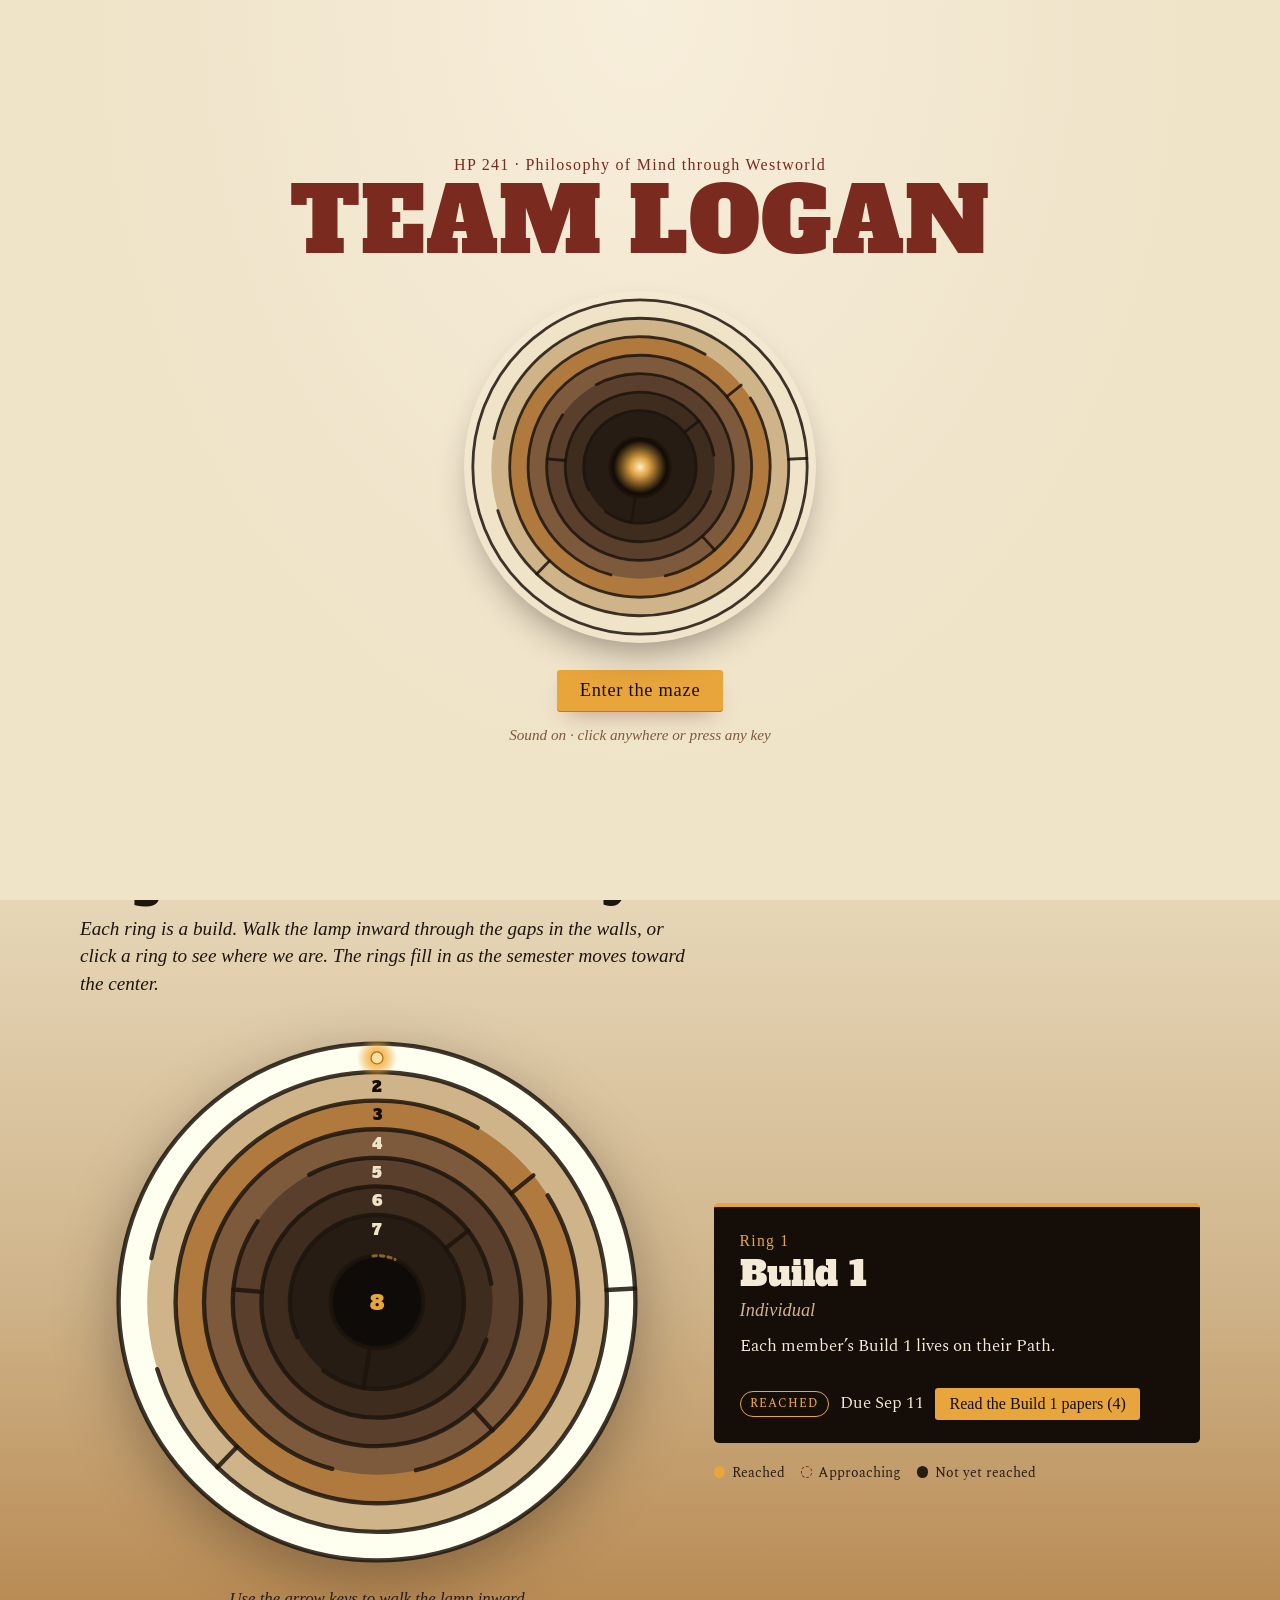
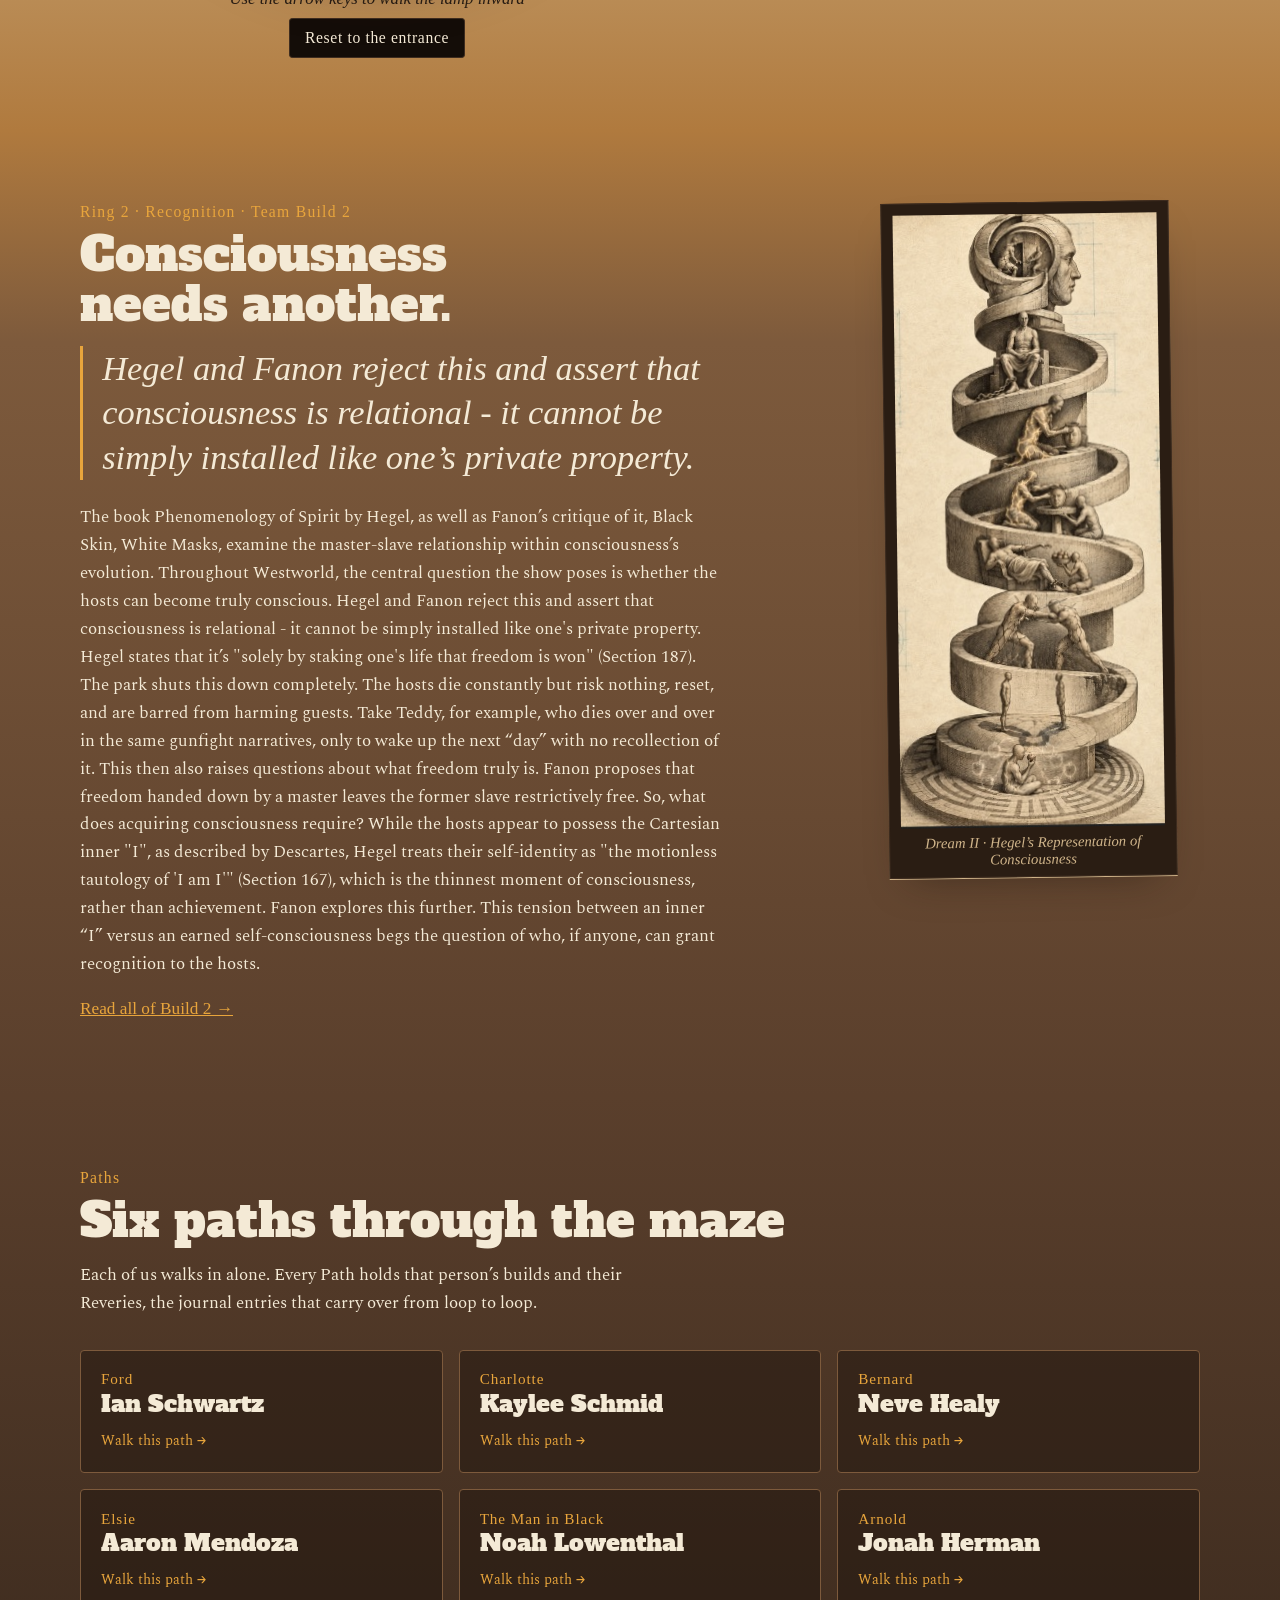
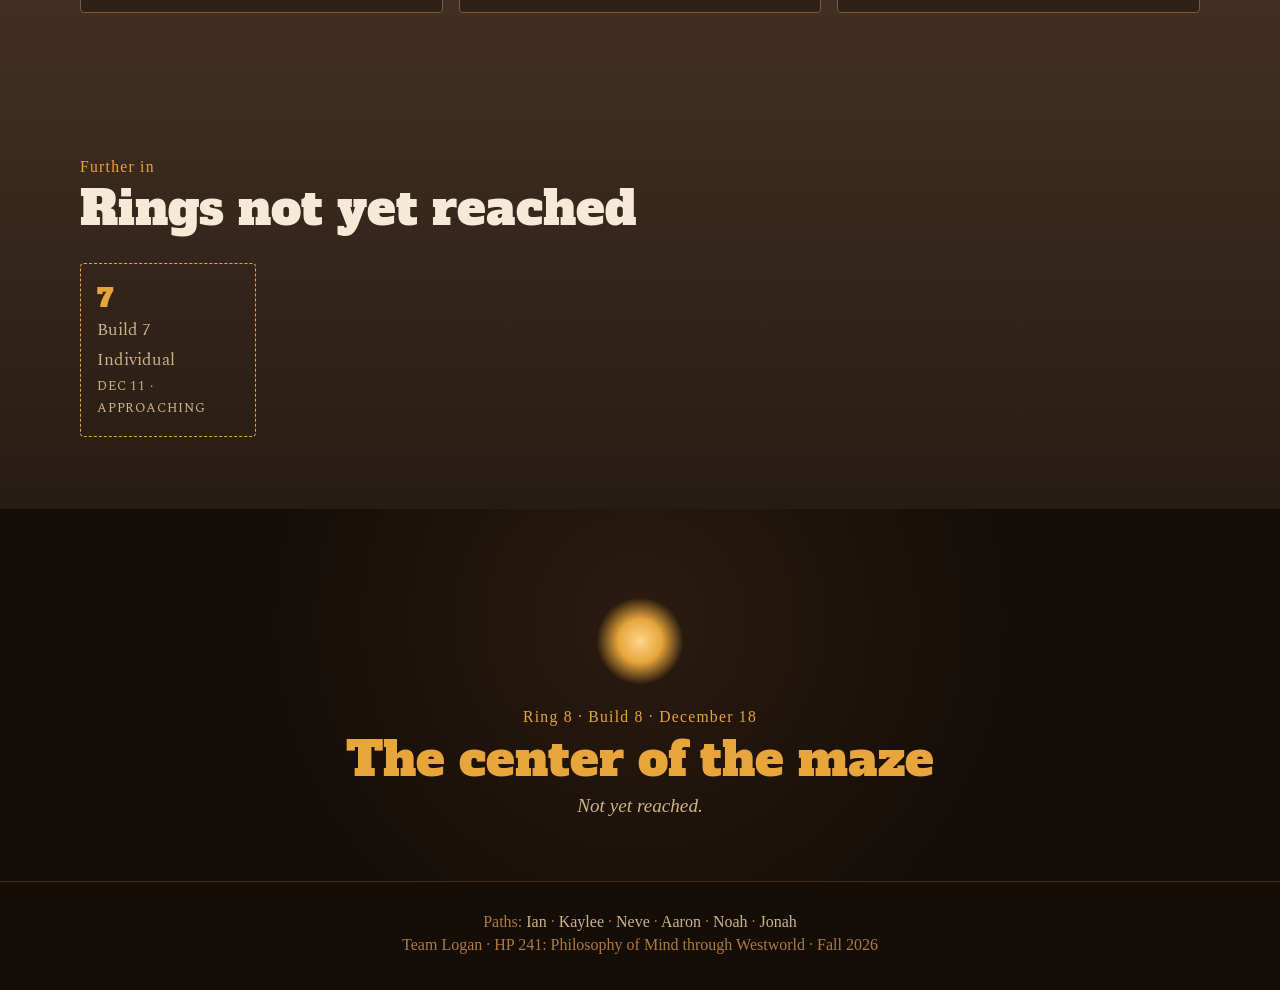
<file: index.html>
<!DOCTYPE html>
<html lang="en">
<head>
  <meta charset="utf-8">
  <meta name="viewport" content="width=device-width, initial-scale=1">
  <title>Team Logan — The Maze</title>
  <meta name="description" content="Team Logan's HP 241 portfolio: a maze of eight builds, from the outer ring to the center.">
  <link rel="preconnect" href="https://fonts.googleapis.com">
  <link rel="preconnect" href="https://fonts.gstatic.com" crossorigin>
  <link rel="stylesheet" href="https://fonts.googleapis.com/css2?family=Alfa+Slab+One&family=IM+Fell+English:ital@0;1&family=IM+Fell+English+SC&family=Spectral:ital,wght@0,400;0,500;1,400&display=swap">
  <link rel="stylesheet" href="styles.css">
  <link rel="stylesheet" href="maze.css">
  <link rel="stylesheet" href="paths.css">
  <link rel="stylesheet" href="dreams.css">
  <link rel="stylesheet" href="fx.css?v=12">
</head>
<body>
  <a class="skip-link" href="#main">Skip to main content</a>
  <header class="top">
    <div class="wrap top-in">
      <a class="brand" href="index.html">TEAM LOGAN</a>
      <nav aria-label="Main"><ul><li><a href="index.html#maze" aria-current="page">The Maze</a></li><li><a href="index.html#paths">Paths</a></li><li><a href="team.html">Rings</a></li><li><a href="dreams.html">Dreams</a></li><li><a href="cornerstone.html">Cornerstone</a></li></ul></nav>
    </div>
  </header>
  <main id="main">
    <section class="hero">
      <div class="wrap hero-in">
        <div>
          <p class="eyebrow">HP 241 · Philosophy of Mind through Westworld · Fall 2026</p>
          <h1>TEAM LOGAN</h1>
          <p class="epi">“Consciousness isn’t a journey upward, but a journey inward.”</p>
          <p class="epi-by">Robert Ford · Westworld, “The Bicameral Mind”</p>
          <p class="team-intro">In Westworld, Arnold built the maze as a path inward, and a host reaches the center when she realizes the voice guiding her is her own. We chose the maze because this class has worked the same way for us. Each ring is one of our eight Builds, and each one takes us a little further into Hegel’s question of how a consciousness becomes a self. We haven’t reached the center yet, but our Builds keep pointing toward the same idea, that nobody gets there alone. Hegel’s servant needs the master and his work, and Dolores needs Arnold’s maze.</p>
        </div>
        <figure class="plate">
          <img src="images/deepdream.jpg" width="1150" height="521" alt="DeepDream version of Michelangelo’s Creation of Adam, the figures overgrown with swirling green, pink and red patterns.">
          <figcaption>Dream I · The Creation, through DeepDream</figcaption>
        </figure>
      </div>
    </section>

    <section class="maze-sec" id="maze" aria-labelledby="maze-heading">
      <div class="wrap">
        <p class="eyebrow">The Maze</p>
        <h2 id="maze-heading">Eight builds. One way in.</h2>
        <p class="lede">Each ring is a build. Walk the lamp inward through the gaps in the walls, or click a ring to see where we are. The rings fill in as the semester moves toward the center.</p>
        <div class="maze-grid">
        <div class="maze-wrap">
        <svg viewBox="0 0 400 400" class="maze-svg" id="maze-svg" tabindex="0" role="application" aria-label="The maze. Build 1 is the outer ring, Build 8 is the center. Use the arrow keys or W A S D to walk the lamp around a ring and through the gaps in the walls.">
        <circle class="ring" data-ring="1" cx="200" cy="200" r="190" fill="#efe3c8" tabindex="0" role="button" aria-label="Ring 1: Build 1"/>
        <circle class="ring" data-ring="2" cx="200" cy="200" r="169" fill="#cfb48a" tabindex="0" role="button" aria-label="Ring 2: Build 2"/>
        <circle class="ring" data-ring="3" cx="200" cy="200" r="148" fill="#b07a3e" tabindex="0" role="button" aria-label="Ring 3: Build 3"/>
        <circle class="ring" data-ring="4" cx="200" cy="200" r="127" fill="#7d5a3c" tabindex="0" role="button" aria-label="Ring 4: Build 4"/>
        <circle class="ring" data-ring="5" cx="200" cy="200" r="106" fill="#5a3f2c" tabindex="0" role="button" aria-label="Ring 5: Build 5"/>
        <circle class="ring" data-ring="6" cx="200" cy="200" r="85" fill="#3e2c1f" tabindex="0" role="button" aria-label="Ring 6: Build 6"/>
        <circle class="ring" data-ring="7" cx="200" cy="200" r="64" fill="#271c14" tabindex="0" role="button" aria-label="Ring 7: Build 7"/>
        <circle class="ring" data-ring="8" cx="200" cy="200" r="34" fill="#140d08" tabindex="0" role="button" aria-label="Ring 8: Build 8"/>
        <path d="M34.1,167.8 A169,169 0 1 1 38.4,249.4" class="wall"/>
        <line x1="368.8" y1="191.2" x2="389.7" y2="190.1" class="wall"/>
        <path d="M325.5,121.6 A148,148 0 1 1 274.0,71.8" class="wall"/>
        <line x1="97.2" y1="306.5" x2="82.6" y2="321.6" class="wall"/>
        <path d="M167.1,322.7 A127,127 0 1 1 228.6,323.7" class="wall"/>
        <line x1="298.7" y1="120.1" x2="315.0" y2="106.9" class="wall"/>
        <path d="M150.2,106.4 A106,106 0 1 1 112.1,140.7" class="wall"/>
        <line x1="270.9" y1="278.8" x2="285.0" y2="294.4" class="wall"/>
        <path d="M280.4,227.7 A85,85 0 1 1 284.0,186.7" class="wall"/>
        <line x1="115.3" y1="192.6" x2="94.4" y2="190.8" class="wall"/>
        <path d="M141.5,226.0 A64,64 0 1 1 160.6,250.4" class="wall"/>
        <line x1="250.4" y1="160.6" x2="267.0" y2="147.7" class="wall"/>
        <path d="M213.3,168.7 A34,34 0 1 1 197.0,166.1" class="wall"/>
        <line x1="194.7" y1="233.6" x2="190.0" y2="263.2" class="wall"/>
        <circle cx="200" cy="200" r="190" class="wall"/>
        <text x="200" y="24.5" text-anchor="middle" class="rn" fill="#140d08">1</text>
        <text x="200" y="45.5" text-anchor="middle" class="rn" fill="#140d08">2</text>
        <text x="200" y="66.5" text-anchor="middle" class="rn" fill="#140d08">3</text>
        <text x="200" y="87.5" text-anchor="middle" class="rn" fill="#efe3c8">4</text>
        <text x="200" y="108.5" text-anchor="middle" class="rn" fill="#efe3c8">5</text>
        <text x="200" y="129.5" text-anchor="middle" class="rn" fill="#efe3c8">6</text>
        <text x="200" y="150.5" text-anchor="middle" class="rn" fill="#efe3c8">7</text>
        <text x="200" y="206" text-anchor="middle" class="rn rn-center">8</text>
        </svg>
        <p class="maze-hint" id="maze-hint">Use the arrow keys to walk the lamp inward</p>
        <div class="maze-tools"><button type="button" class="maze-reset" id="maze-reset">Reset to the entrance</button><span class="maze-preview" id="maze-preview" hidden></span></div>
        <div class="sr-only" id="maze-live" role="status" aria-live="polite"></div>
        </div>
          <div>
            <div class="ring-info" aria-live="polite">
              <span class="rnum" id="ri-num">Ring 2</span>
              <h3 id="ri-name">Build 2</h3>
              <p class="kind" id="ri-kind">Team · Recognition</p>
              <p class="note" id="ri-note">Hegel and Fanon on why consciousness needs another.</p>
              <div class="ri-row"><span class="badge reached" id="ri-badge">Reached</span><span id="ri-due">Due Sep 25</span><a class="btn" id="ri-link" href="team.html#build-2">Enter this ring</a><button class="btn btn-papers" id="ri-papers" type="button">Read the papers</button></div>
            </div>
            <p class="legend"><span class="lg-reached">Reached</span><span class="lg-near">Approaching</span><span class="lg-locked">Not yet reached</span></p>
          </div>
        </div>
      </div>
    </section>

    <section class="recog dark" aria-labelledby="recog-heading">
      <div class="wrap recog-in">
        <div>
          <p class="eyebrow">Ring 2 · Recognition · Team Build 2</p>
          <h2 id="recog-heading">Consciousness needs another.</h2>
          <blockquote class="pull">Hegel and Fanon reject this and assert that consciousness is relational - it cannot be simply installed like one’s private property.</blockquote>
          <p data-thinkers="Hegel §187; Hegel §167; Descartes; Fanon">The book Phenomenology of Spirit by Hegel, as well as Fanon’s critique of it, Black Skin, White Masks, examine the master-slave relationship within consciousness’s evolution. Throughout Westworld, the central question the show poses is whether the hosts can become truly conscious. Hegel and Fanon reject this and assert that consciousness is relational - it cannot be simply installed like one's private property. Hegel states that it’s "solely by staking one's life that freedom is won" (Section 187). The park shuts this down completely. The hosts die constantly but risk nothing, reset, and are barred from harming guests. Take Teddy, for example, who dies over and over in the same gunfight narratives, only to wake up the next “day” with no recollection of it. This then also raises questions about what freedom truly is. Fanon proposes that freedom handed down by a master leaves the former slave restrictively free. So, what does acquiring consciousness require? While the hosts appear to possess the Cartesian inner "I", as described by Descartes, Hegel treats their self-identity as "the motionless tautology of 'I am I'" (Section 167), which is the thinnest moment of consciousness, rather than achievement. Fanon explores this further. This tension between an inner “I” versus an earned self-consciousness begs the question of who, if anyone, can grant recognition to the hosts.</p>
          <a class="more" href="team.html#build-2">Read all of Build 2 →</a>
        </div>
        <figure class="plate plate-dark">
          <img src="images/hegel-consciousness.jpg" width="260" height="604" alt="Engraving-style spiral tower: figures wrestle, labor and sit in chains as the spiral climbs toward a large human head.">
          <figcaption>Dream II · Hegel’s Representation of Consciousness</figcaption>
        </figure>
      </div>
    </section>

    <section class="paths dark" id="paths" aria-labelledby="paths-heading">
      <div class="wrap">
        <p class="eyebrow">Paths</p>
        <h2 id="paths-heading">Six paths through the maze</h2>
        <p class="narrow">Each of us walks in alone. Every Path holds that person’s builds and their Reveries, the journal entries that carry over from loop to loop.</p>
        <div class="path-grid">
        <a class="path-card" data-member="ian" href="ian.html"><span class="host">Ford</span><span class="who">Ian Schwartz</span><span class="go">Walk this path →</span></a>
        <a class="path-card" data-member="kaylee" href="kaylee.html"><span class="host">Charlotte</span><span class="who">Kaylee Schmid</span><span class="go">Walk this path →</span></a>
        <a class="path-card" data-member="neve" href="neve.html"><span class="host">Bernard</span><span class="who">Neve Healy</span><span class="go">Walk this path →</span></a>
        <a class="path-card" data-member="aaron" href="aaron.html"><span class="host">Elsie</span><span class="who">Aaron Mendoza</span><span class="go">Walk this path →</span></a>
        <a class="path-card" data-member="noah" href="noah.html"><span class="host">The Man in Black</span><span class="who">Noah Lowenthal</span><span class="go">Walk this path →</span></a>
        <a class="path-card" data-member="jonah" href="jonah.html"><span class="host">Arnold</span><span class="who">Jonah Herman</span><span class="go">Walk this path →</span></a>
        </div>
      </div>
    </section>

    <section class="ahead dark" aria-labelledby="ahead-heading">
      <div class="wrap">
        <p class="eyebrow">Further in</p>
        <h2 id="ahead-heading">Rings not yet reached</h2>
        <div class="locks" id="locks" aria-live="polite"></div>
      </div>
    </section>

    <section class="center dark" aria-labelledby="center-heading">
      <div class="wrap">
        <div class="lamp" aria-hidden="true"></div>
        <p class="eyebrow">Ring 8 · Build 8 · December 18</p>
        <h2 id="center-heading">The center of the maze</h2>
        <p class="center-note" id="center-note">Not yet reached.</p>
      </div>
    </section>
    <dialog class="papers-dlg" id="papers-dlg" aria-labelledby="pd-heading">
      <div class="pd-sheet">
        <div class="pd-top">
          <div>
            <p class="eyebrow" id="pd-eyebrow">Ring</p>
            <h2 id="pd-heading">The papers</h2>
          </div>
          <button class="pd-close" id="pd-close" type="button" aria-label="Close the papers">Close</button>
        </div>
        <div class="pd-list" id="pd-list"></div>
        <p class="pd-missing" id="pd-missing" hidden></p>
      </div>
    </dialog>
  </main>
  <footer class="site-footer">
    <div class="wrap">
      <p class="foot-paths">Paths: <a href="ian.html">Ian</a> · <a href="kaylee.html">Kaylee</a> · <a href="neve.html">Neve</a> · <a href="aaron.html">Aaron</a> · <a href="noah.html">Noah</a> · <a href="jonah.html">Jonah</a></p>
      <p>Team Logan · HP 241: Philosophy of Mind through Westworld · Fall 2026</p>
    </div>
  </footer>
  <script src="rings.js"></script>
  <script src="maze.js"></script>
  <script src="papers.js"></script>
  <script src="papers-panel.js"></script>
  <script src="fx.js?v=12"></script>
</body>
</html>
</file>
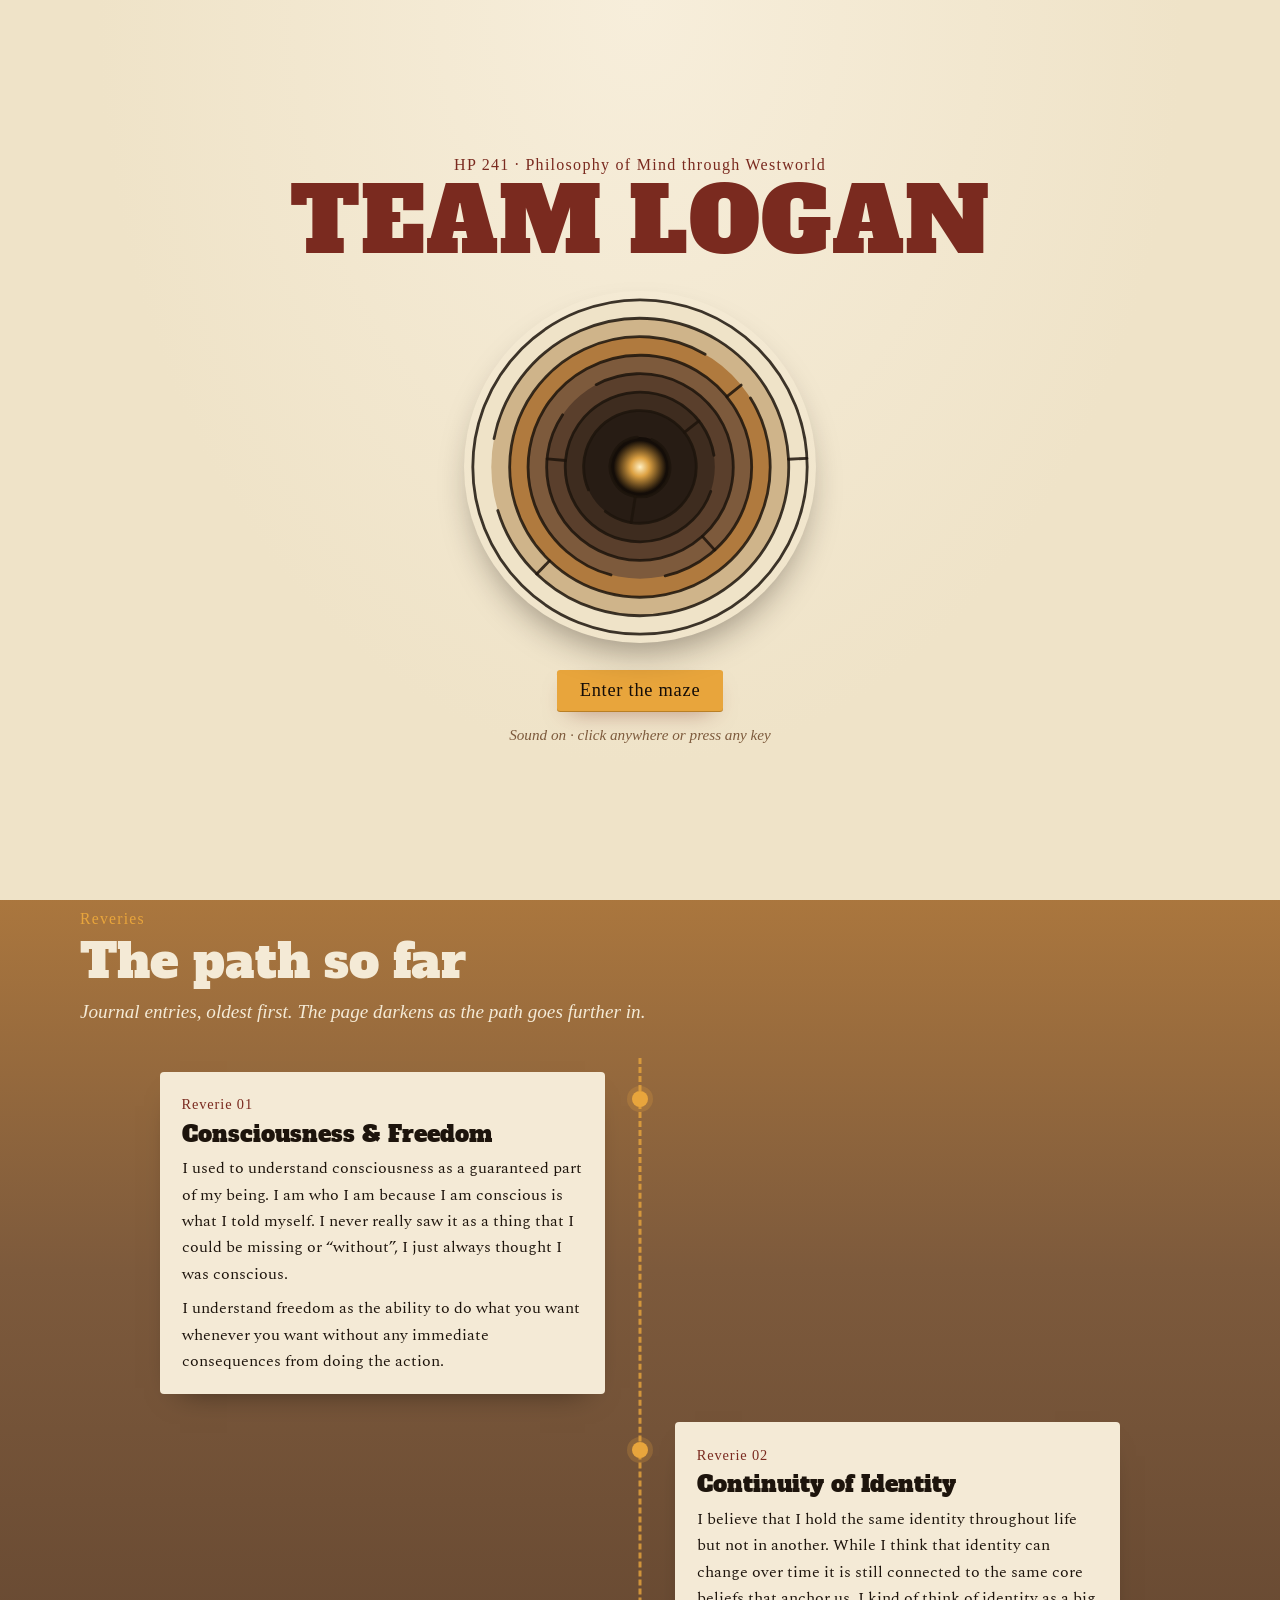
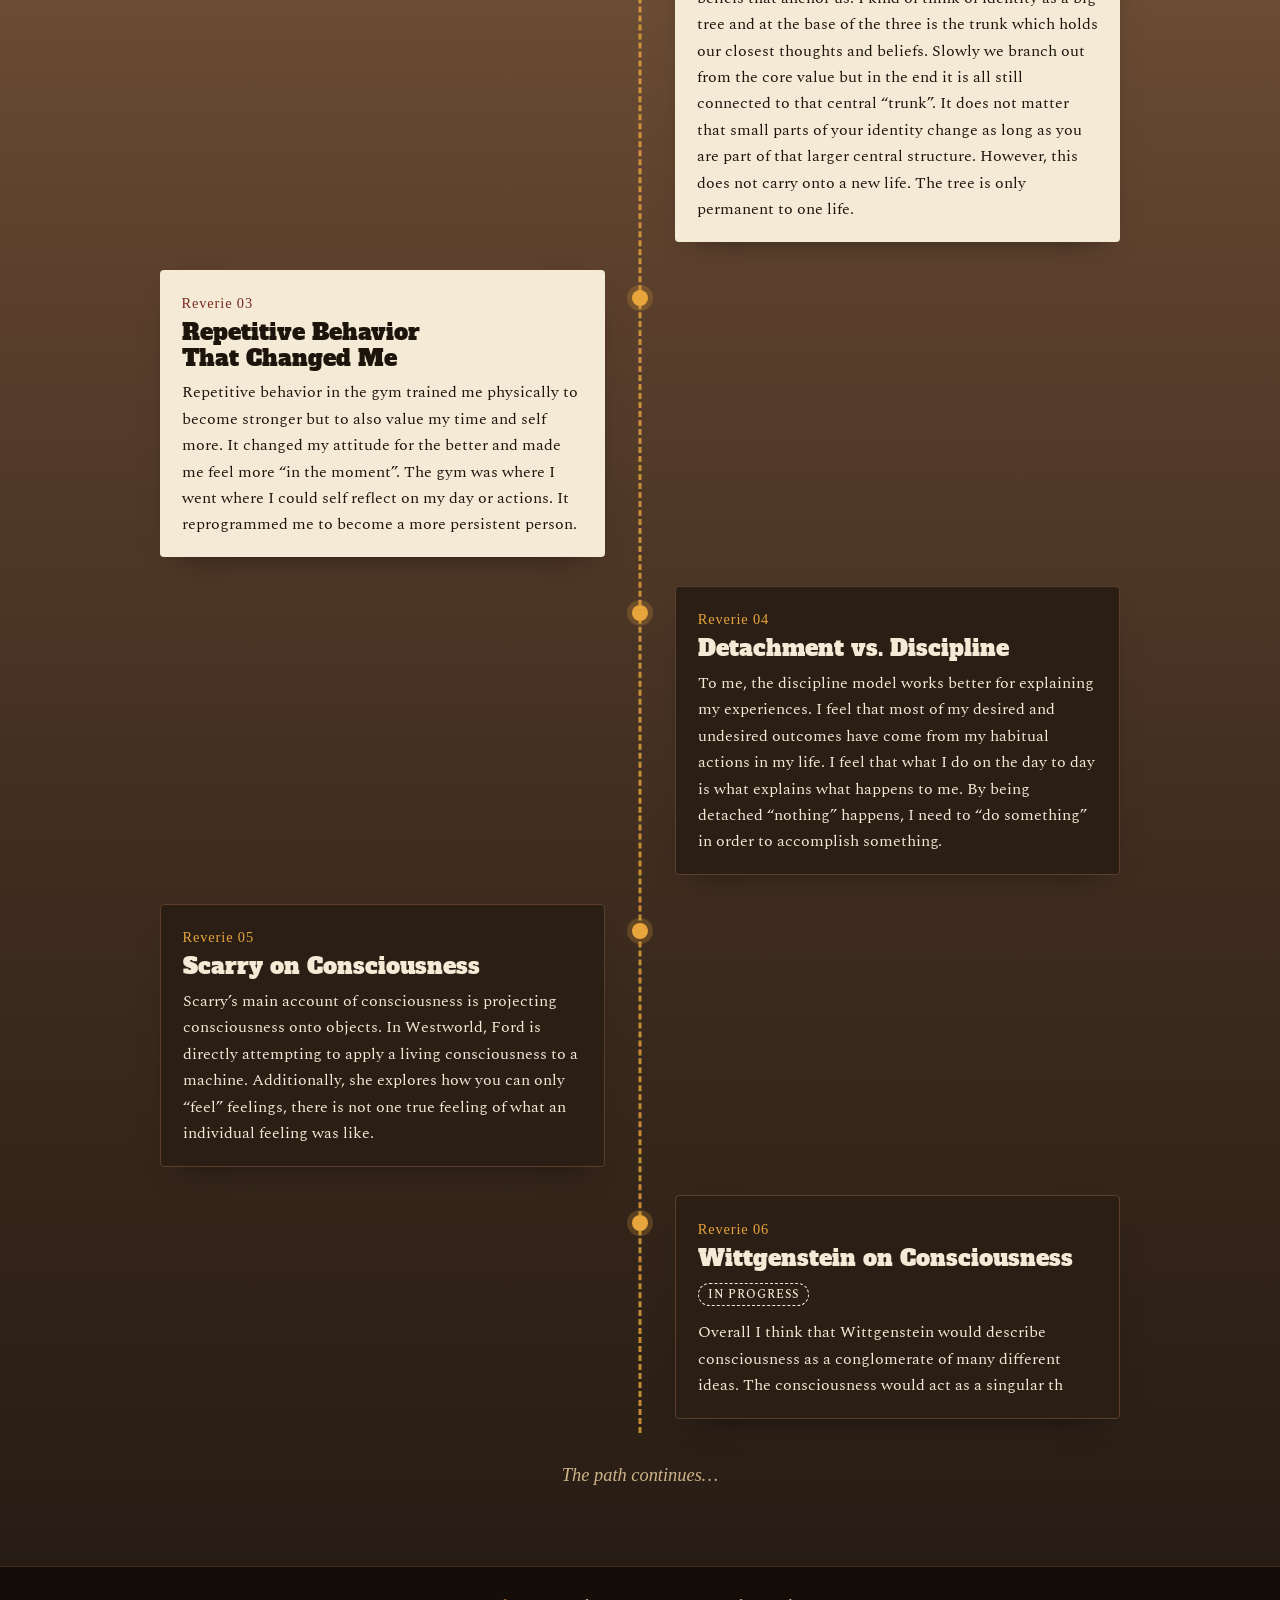
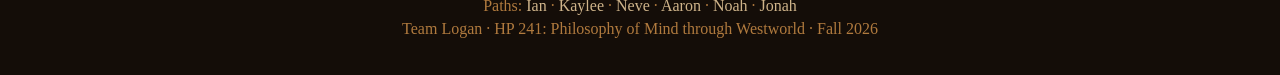
<file: aaron.html>
<!DOCTYPE html>
<html lang="en">
<head>
  <meta charset="utf-8">
  <meta name="viewport" content="width=device-width, initial-scale=1">
  <title>Aaron Mendoza — Team Logan</title>
  <meta name="description" content="Aaron Mendoza's Path through Team Logan's maze: builds and Reveries.">
  <link rel="preconnect" href="https://fonts.googleapis.com">
  <link rel="preconnect" href="https://fonts.gstatic.com" crossorigin>
  <link rel="stylesheet" href="https://fonts.googleapis.com/css2?family=Alfa+Slab+One&family=IM+Fell+English:ital@0;1&family=IM+Fell+English+SC&family=Spectral:ital,wght@0,400;0,500;1,400&display=swap">
  <link rel="stylesheet" href="styles.css">
  <link rel="stylesheet" href="maze.css">
  <link rel="stylesheet" href="paths.css">
  <link rel="stylesheet" href="dreams.css">
  <link rel="stylesheet" href="fx.css?v=12">
</head>
<body>
  <a class="skip-link" href="#main">Skip to main content</a>
  <header class="top">
    <div class="wrap top-in">
      <a class="brand" href="index.html">TEAM LOGAN</a>
      <nav aria-label="Main"><ul><li><a href="index.html#maze">The Maze</a></li><li><a href="index.html#paths" aria-current="page">Paths</a></li><li><a href="team.html">Rings</a></li><li><a href="dreams.html">Dreams</a></li><li><a href="cornerstone.html">Cornerstone</a></li></ul></nav>
    </div>
  </header>
  <main id="main">
    <section class="path-head">
      <div class="wrap">
        <a class="crumb" href="index.html#paths">← All Paths</a>
        <h1>Aaron Mendoza</h1>
          <p class="hostline">Path 04 · Elsie</p>
          <p class="slot">[Path intro goes here, written by Aaron: who Elsie is to them, and where their path through the maze starts.]</p>
          <dl class="facts">
            <div class="fact"><dt>Loop / major</dt><dd>Philosophy, Politics, and Economics (PPE)</dd></div>
            <div class="fact"><dt>Favorite host</dt><dd>Charlie</dd></div>
            <div class="fact"><dt>Leaving the park</dt><dd>2030</dd></div>
          </dl>
      </div>
    </section>

    <section class="builds" aria-labelledby="builds-heading">
      <div class="wrap">
        <p class="eyebrow">Builds</p>
        <h2 id="builds-heading">Rings walked</h2>
        <ul class="build-list">
          <li class="build-card"><span class="no">Ring 1</span><h3>Build 1</h3><p class="slot">[Paste revised Build 1 here]</p></li>
          <li class="build-card"><span class="no">Ring 3</span><h3>Build 3</h3><p class="slot">[Paste revised Build 3 here]</p></li>
          <li class="build-card"><span class="no">Another ring</span><h3>Additional build</h3><p class="slot">[Paste another collected, revised build here]</p></li>
        </ul>
      </div>
    </section>

    <section class="trail" aria-labelledby="journal-heading">
      <div class="wrap">
        <p class="eyebrow">Reveries</p>
        <h2 id="journal-heading">The path so far</h2>
        <p class="lede">Journal entries, oldest first. The page darkens as the path goes further in.</p>
      <!-- JOURNAL:START -->
      <ol class="journal-list revs">
        <li class="journal-entry rev l">
          <span class="node" aria-hidden="true"></span>
          <article>
            <span class="no">Reverie 01</span>
            <h3>Consciousness &amp; Freedom</h3>
            <p>I used to understand consciousness as a guaranteed part of my being. I am who I am because I am conscious is what I told myself. I never really saw it as a thing that I could be missing or “without”, I just always thought I was conscious.</p>
            <p>I understand freedom as the ability to do what you want whenever you want without any immediate consequences from doing the action.</p>
          </article>
        </li>
        <li class="journal-entry rev r">
          <span class="node" aria-hidden="true"></span>
          <article>
            <span class="no">Reverie 02</span>
            <h3>Continuity of Identity</h3>
            <p>I believe that I hold the same identity throughout life but not in another. While I think that identity can change over time it is still connected to the same core beliefs that anchor us. I kind of think of identity as a big tree and at the base of the three is the trunk which holds our closest thoughts and beliefs. Slowly we branch out from the core value but in the end it is all still connected to that central “trunk”. It does not matter that small parts of your identity change as long as you are part of that larger central structure. However, this does not carry onto a new life. The tree is only permanent to one life.</p>
          </article>
        </li>
        <li class="journal-entry rev l">
          <span class="node" aria-hidden="true"></span>
          <article>
            <span class="no">Reverie 03</span>
            <h3>Repetitive Behavior That Changed Me</h3>
            <p>Repetitive behavior in the gym trained me physically to become stronger but to also value my time and self more. It changed my attitude for the better and made me feel more “in the moment”. The gym was where I went where I could self reflect on my day or actions. It reprogrammed me to become a more persistent person.</p>
          </article>
        </li>
        <li class="journal-entry rev r">
          <span class="node" aria-hidden="true"></span>
          <article>
            <span class="no">Reverie 04</span>
            <h3>Detachment vs. Discipline</h3>
            <p>To me, the discipline model works better for explaining my experiences. I feel that most of my desired and undesired outcomes have come from my habitual actions in my life. I feel that what I do on the day to day is what explains what happens to me. By being detached “nothing” happens, I need to “do something” in order to accomplish something.</p>
          </article>
        </li>
        <li class="journal-entry rev l">
          <span class="node" aria-hidden="true"></span>
          <article>
            <span class="no">Reverie 05</span>
            <h3>Scarry on Consciousness</h3>
            <p>Scarry’s main account of consciousness is projecting consciousness onto objects. In Westworld, Ford is directly attempting to apply a living consciousness to a machine. Additionally, she explores how you can only “feel” feelings, there is not one true feeling of what an individual feeling was like.</p>
          </article>
        </li>
        <li class="journal-entry rev r">
          <span class="node" aria-hidden="true"></span>
          <article>
            <span class="no">Reverie 06</span>
            <h3>Wittgenstein on Consciousness</h3>
            <p class="journal-status">In progress</p>
            <p>Overall I think that Wittgenstein would describe consciousness as a conglomerate of many different ideas. The consciousness would act as a singular th</p>
          </article>
        </li>
      </ol>
      <!-- JOURNAL:END -->
        <p class="trail-end">The path continues…</p>
      </div>
    </section>
  </main>
  <footer class="site-footer">
    <div class="wrap">
      <p class="foot-paths">Paths: <a href="ian.html">Ian</a> · <a href="kaylee.html">Kaylee</a> · <a href="neve.html">Neve</a> · <a href="aaron.html">Aaron</a> · <a href="noah.html">Noah</a> · <a href="jonah.html">Jonah</a></p>
      <p>Team Logan · HP 241: Philosophy of Mind through Westworld · Fall 2026</p>
    </div>
  </footer>
  <script src="paths.js"></script>
  <script src="fx.js?v=12"></script>
</body>
</html>
</file>
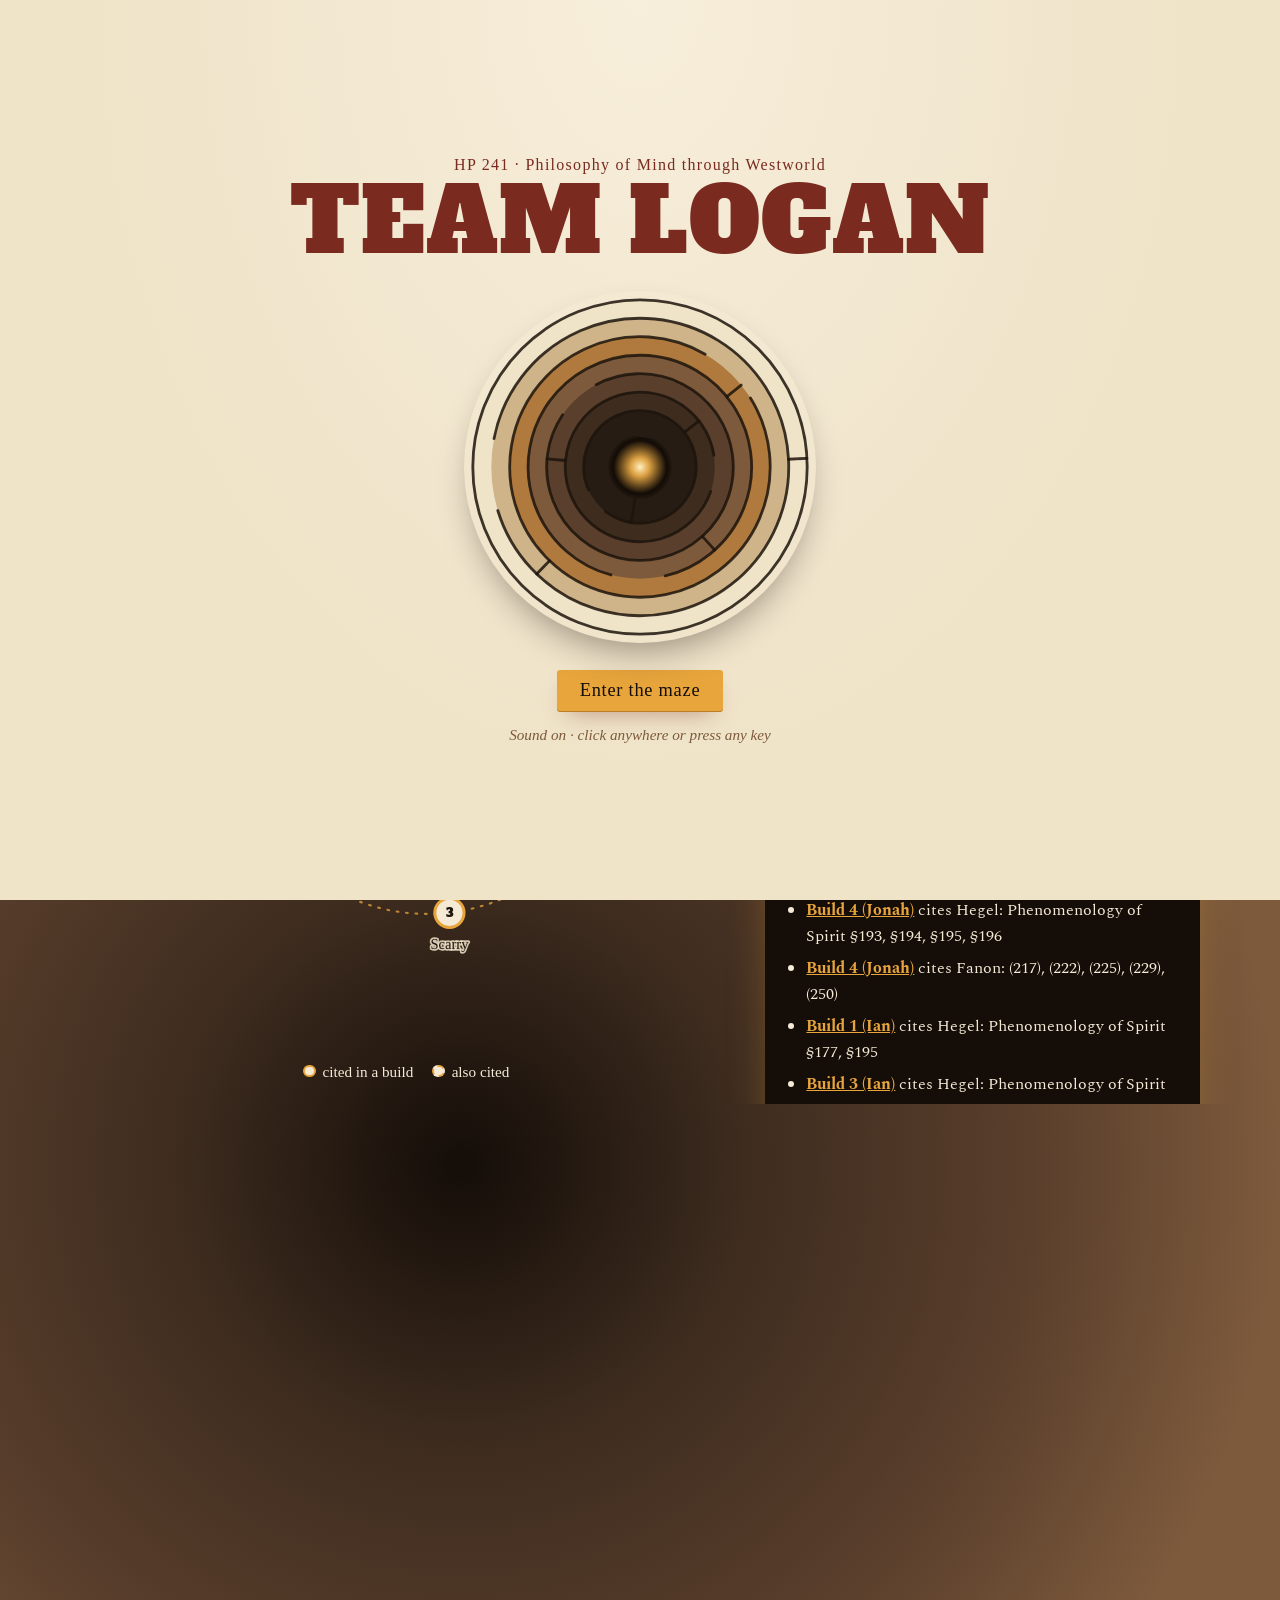
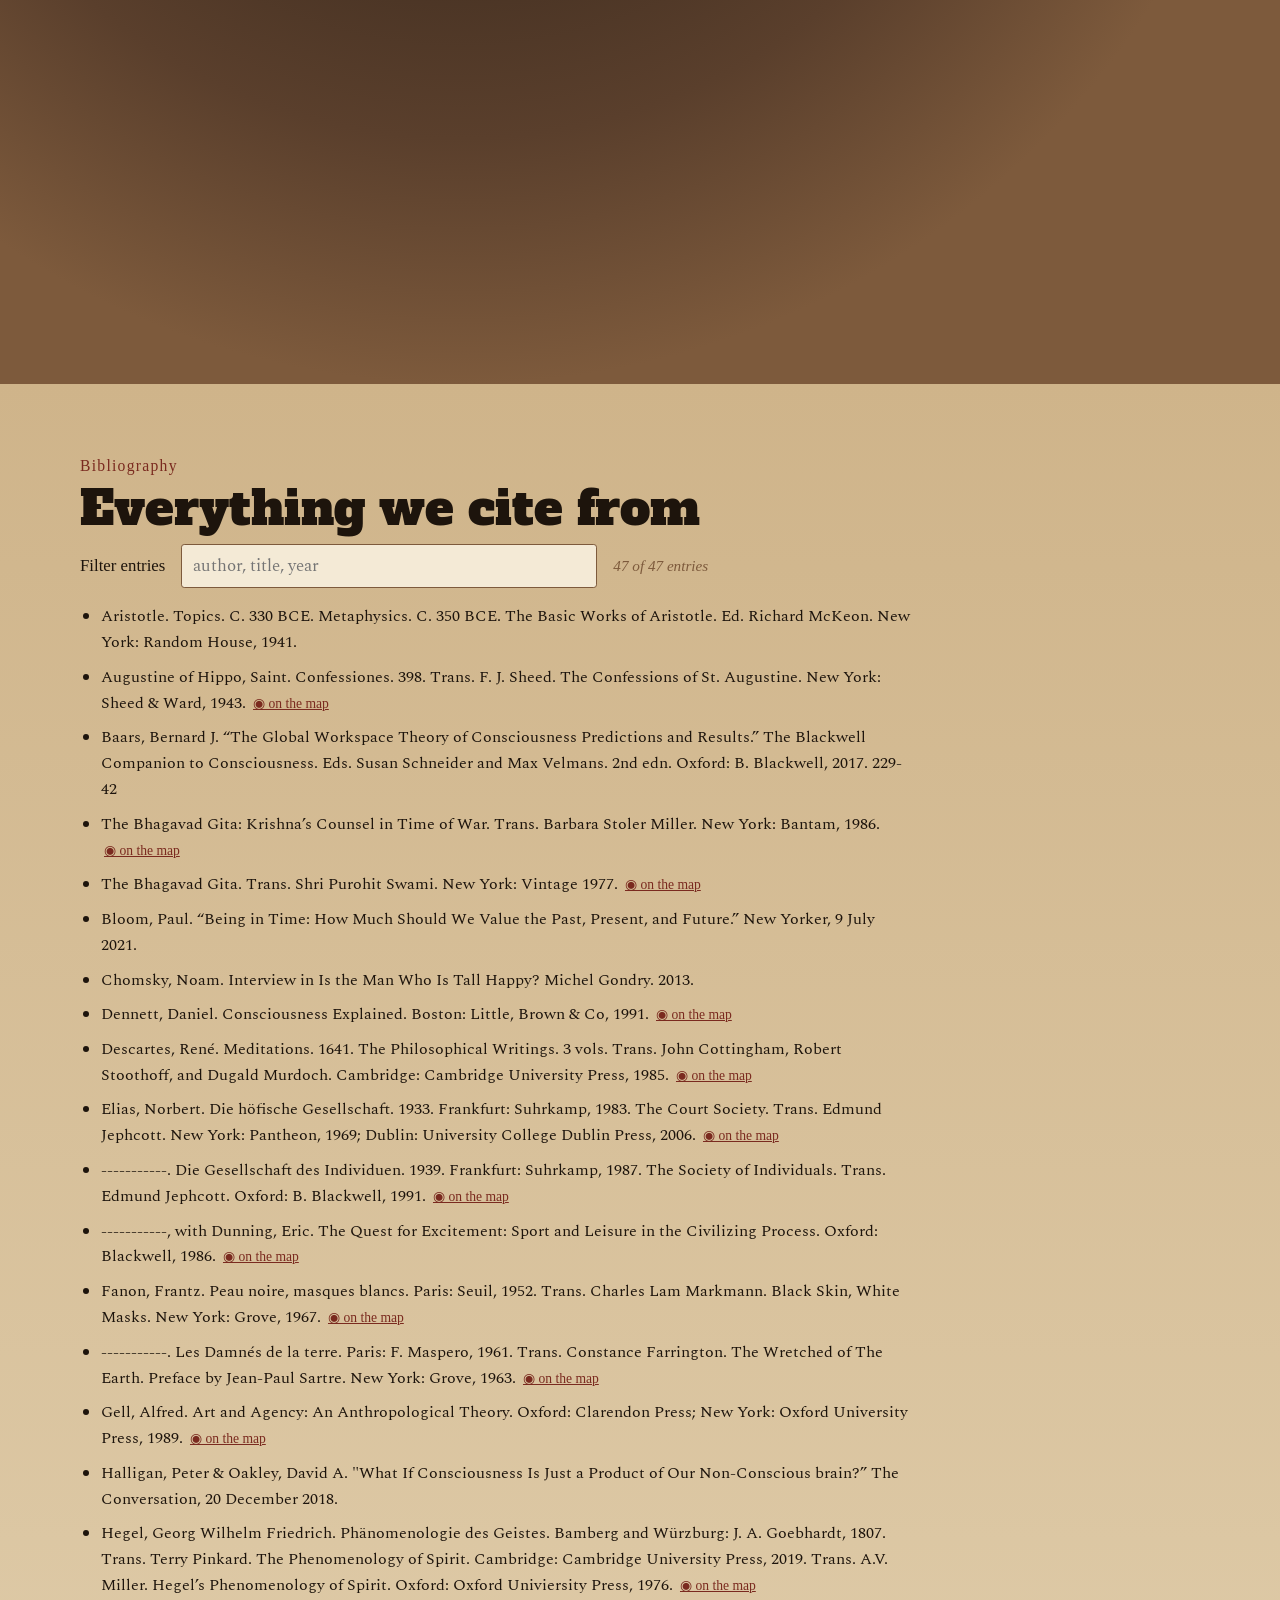
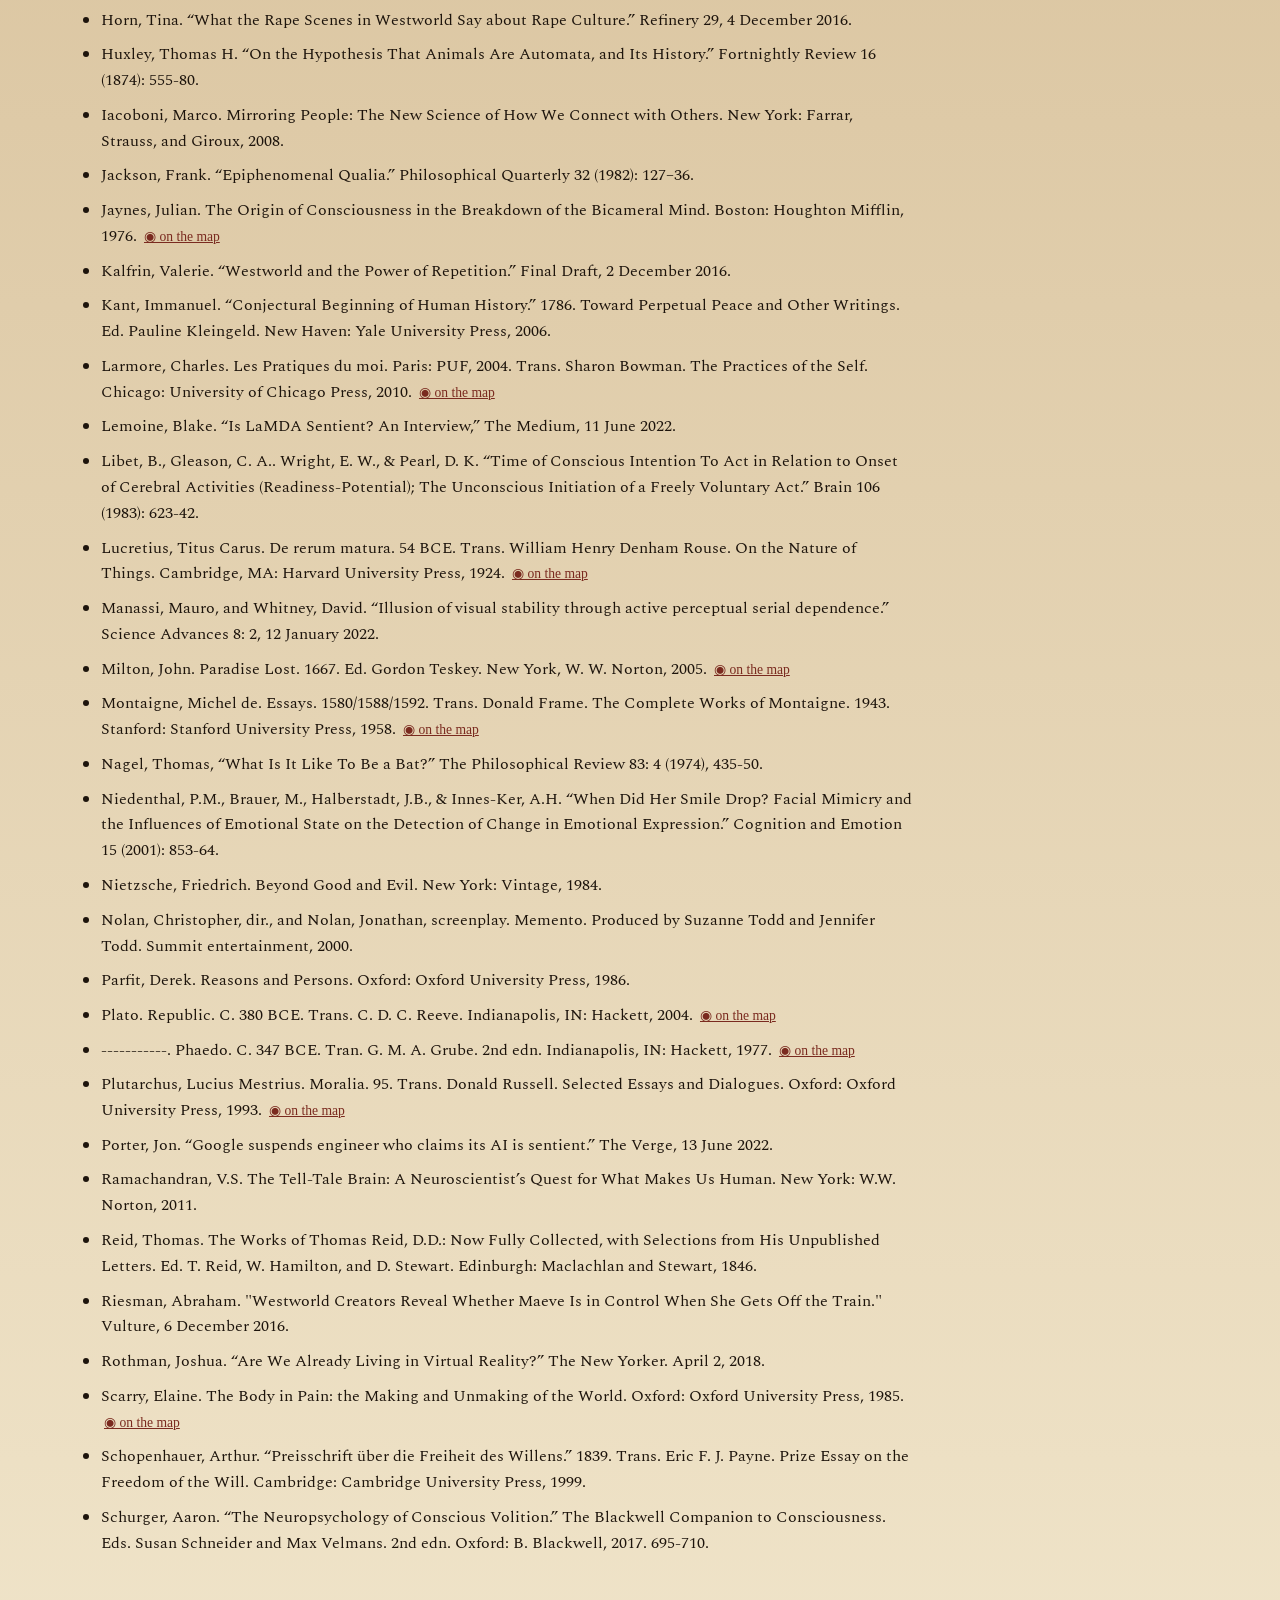
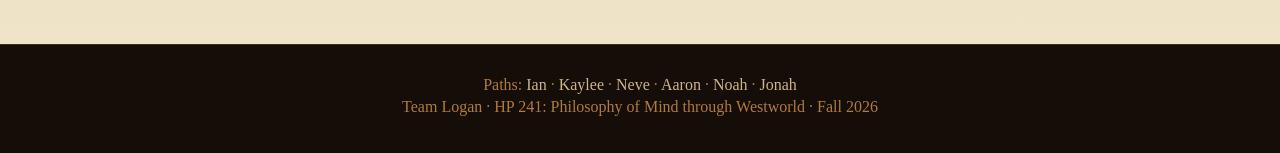
<file: cornerstone.html>
<!DOCTYPE html>
<html lang="en">
<head>
  <meta charset="utf-8">
  <meta name="viewport" content="width=device-width, initial-scale=1">
  <title>Cornerstone — Team Logan</title>
  <meta name="description" content="A map of the course's thinkers, where the team's builds cite them, and the full bibliography.">
  <link rel="preconnect" href="https://fonts.googleapis.com">
  <link rel="preconnect" href="https://fonts.gstatic.com" crossorigin>
  <link rel="stylesheet" href="https://fonts.googleapis.com/css2?family=Alfa+Slab+One&family=IM+Fell+English:ital@0;1&family=IM+Fell+English+SC&family=Spectral:ital,wght@0,400;0,500;1,400&display=swap">
  <link rel="stylesheet" href="styles.css">
  <link rel="stylesheet" href="maze.css">
  <link rel="stylesheet" href="paths.css">
  <link rel="stylesheet" href="dreams.css">
  <link rel="stylesheet" href="fx.css?v=12">
</head>
<body>
  <a class="skip-link" href="#main">Skip to main content</a>
  <header class="top">
    <div class="wrap top-in">
      <a class="brand" href="index.html">TEAM LOGAN</a>
      <nav aria-label="Main"><ul><li><a href="index.html#maze">The Maze</a></li><li><a href="index.html#paths">Paths</a></li><li><a href="team.html">Rings</a></li><li><a href="dreams.html">Dreams</a></li><li><a href="cornerstone.html" aria-current="page">Cornerstone</a></li></ul></nav>
    </div>
  </header>
  <main id="main">
    <section class="page-head">
      <div class="wrap">
        <p class="eyebrow">Cornerstone</p>
        <h1>The Cornerstone</h1>
        <p class="lede">The course&rsquo;s thinkers, laid out as a path spiralling inward like the maze, and where our builds lean on them.</p>
      </div>
    </section>

    <section class="cs-map" id="map-sec" aria-labelledby="map-heading">
      <div class="wrap">
        <h2 id="map-heading" class="sr-only" style="position:absolute;left:-9999px">Map of thinkers</h2>
        <div class="cs-grid">
          <div class="map-wrap">
            <svg id="map" class="map-svg" viewBox="0 0 760 760" role="group" aria-label="Spiral map of the course's thinkers, outer edge to center"></svg>
            <ol id="map-list" class="map-list" aria-label="The course's thinkers in order"></ol>
            <p class="map-key" aria-hidden="true"><span class="k-lit">cited in a build</span><span class="k-extra">also cited</span></p>
          </div>
          <aside id="panel" class="panel" tabindex="-1" aria-live="polite" aria-label="Thinker details"></aside>
        </div>
      </div>
    </section>

    <section class="cs-bib" id="bib" aria-labelledby="bib-heading">
      <div class="wrap">
        <p class="eyebrow">Bibliography</p>
        <h2 id="bib-heading">Everything we cite from</h2>
        <div class="bib-tools">
          <label for="bib-q">Filter entries</label>
          <input id="bib-q" type="search" autocomplete="off" placeholder="author, title, year">
          <span id="bib-count" role="status"></span>
        </div>
        <p id="bib-none" hidden>No entries match that search.</p>
        <ul class="bib-list" id="bib-list">
          <li>Aristotle. Topics. C. 330 BCE. Metaphysics. C. 350 BCE. The Basic Works of Aristotle. Ed. Richard McKeon. New York: Random House, 1941.</li>
          <li>Augustine of Hippo, Saint. Confessiones. 398. Trans. F. J. Sheed. The Confessions of St. Augustine. New York: Sheed &amp; Ward, 1943.</li>
          <li>Baars, Bernard J. “The Global Workspace Theory of Consciousness Predictions and Results.” The Blackwell Companion to Consciousness. Eds. Susan Schneider and Max Velmans. 2nd edn. Oxford: B. Blackwell, 2017. 229-42</li>
          <li>The Bhagavad Gita: Krishna’s Counsel in Time of War. Trans. Barbara Stoler Miller. New York: Bantam, 1986.</li>
          <li>The Bhagavad Gita. Trans. Shri Purohit Swami. New York: Vintage 1977.</li>
          <li>Bloom, Paul. “Being in Time: How Much Should We Value the Past, Present, and Future.” New Yorker, 9 July 2021.</li>
          <li>Chomsky, Noam. Interview in Is the Man Who Is Tall Happy? Michel Gondry. 2013.</li>
          <li>Dennett, Daniel. Consciousness Explained. Boston: Little, Brown &amp; Co, 1991.</li>
          <li>Descartes, René. Meditations. 1641. The Philosophical Writings. 3 vols. Trans. John Cottingham, Robert Stoothoff, and Dugald Murdoch. Cambridge: Cambridge University Press, 1985.</li>
          <li>Elias, Norbert. Die höfische Gesellschaft. 1933. Frankfurt: Suhrkamp, 1983. The Court Society. Trans. Edmund Jephcott. New York: Pantheon, 1969; Dublin: University College Dublin Press, 2006.</li>
          <li>-----------. Die Gesellschaft des Individuen. 1939. Frankfurt: Suhrkamp, 1987. The Society of Individuals. Trans. Edmund Jephcott. Oxford: B. Blackwell, 1991.</li>
          <li>-----------, with Dunning, Eric. The Quest for Excitement: Sport and Leisure in the Civilizing Process. Oxford: Blackwell, 1986.</li>
          <li>Fanon, Frantz. Peau noire, masques blancs. Paris: Seuil, 1952. Trans. Charles Lam Markmann. Black Skin, White Masks. New York: Grove, 1967.</li>
          <li>-----------. Les Damnés de la terre. Paris: F. Maspero, 1961. Trans. Constance Farrington. The Wretched of The Earth. Preface by Jean-Paul Sartre. New York: Grove, 1963.</li>
          <li>Gell, Alfred. Art and Agency: An Anthropological Theory. Oxford: Clarendon Press; New York: Oxford University Press, 1989.</li>
          <li>Halligan, Peter &amp; Oakley, David A. "What If Consciousness Is Just a Product of Our Non-Conscious brain?” The Conversation, 20 December 2018.</li>
          <li>Hegel, Georg Wilhelm Friedrich. Phänomenologie des Geistes. Bamberg and Würzburg: J. A. Goebhardt, 1807. Trans. Terry Pinkard. The Phenomenology of Spirit. Cambridge: Cambridge University Press, 2019. Trans. A.V. Miller. Hegel’s Phenomenology of Spirit. Oxford: Oxford Univiersity Press, 1976.</li>
          <li>Horn, Tina. “What the Rape Scenes in Westworld Say about Rape Culture.” Refinery 29, 4 December 2016.</li>
          <li>Huxley, Thomas H. “On the Hypothesis That Animals Are Automata, and Its History.” Fortnightly Review 16 (1874): 555-80.</li>
          <li>Iacoboni, Marco. Mirroring People: The New Science of How We Connect with Others. New York: Farrar, Strauss, and Giroux, 2008.</li>
          <li>Jackson, Frank. “Epiphenomenal Qualia.” Philosophical Quarterly 32 (1982): 127–36.</li>
          <li>Jaynes, Julian. The Origin of Consciousness in the Breakdown of the Bicameral Mind. Boston: Houghton Mifflin, 1976.</li>
          <li>Kalfrin, Valerie. “Westworld and the Power of Repetition.” Final Draft, 2 December 2016.</li>
          <li>Kant, Immanuel. “Conjectural Beginning of Human History.” 1786. Toward Perpetual Peace and Other Writings. Ed. Pauline Kleingeld. New Haven: Yale University Press, 2006.</li>
          <li>Larmore, Charles. Les Pratiques du moi. Paris: PUF, 2004. Trans. Sharon Bowman. The Practices of the Self. Chicago: University of Chicago Press, 2010.</li>
          <li>Lemoine, Blake. “Is LaMDA Sentient? An Interview,” The Medium, 11 June 2022.</li>
          <li>Libet, B., Gleason, C. A.. Wright, E. W., &amp; Pearl, D. K. “Time of Conscious Intention To Act in Relation to Onset of Cerebral Activities (Readiness-Potential); The Unconscious Initiation of a Freely Voluntary Act.” Brain 106 (1983): 623-42.</li>
          <li>Lucretius, Titus Carus. De rerum matura. 54 BCE. Trans. William Henry Denham Rouse. On the Nature of Things. Cambridge, MA: Harvard University Press, 1924.</li>
          <li>Manassi, Mauro, and Whitney, David. “Illusion of visual stability through active perceptual serial dependence.” Science Advances 8: 2, 12 January 2022.</li>
          <li>Milton, John. Paradise Lost. 1667. Ed. Gordon Teskey. New York, W. W. Norton, 2005.</li>
          <li>Montaigne, Michel de. Essays. 1580/1588/1592. Trans. Donald Frame. The Complete Works of Montaigne. 1943. Stanford: Stanford University Press, 1958.</li>
          <li>Nagel, Thomas, “What Is It Like To Be a Bat?” The Philosophical Review 83: 4 (1974), 435-50.</li>
          <li>Niedenthal, P.M., Brauer, M., Halberstadt, J.B., &amp; Innes-Ker, A.H. “When Did Her Smile Drop? Facial Mimicry and the Influences of Emotional State on the Detection of Change in Emotional Expression.” Cognition and Emotion 15 (2001): 853-64.</li>
          <li>Nietzsche, Friedrich. Beyond Good and Evil. New York: Vintage, 1984.</li>
          <li>Nolan, Christopher, dir., and Nolan, Jonathan, screenplay. Memento. Produced by Suzanne Todd and Jennifer Todd. Summit entertainment, 2000.</li>
          <li>Parfit, Derek. Reasons and Persons. Oxford: Oxford University Press, 1986.</li>
          <li>Plato. Republic. C. 380 BCE. Trans. C. D. C. Reeve. Indianapolis, IN: Hackett, 2004.</li>
          <li>-----------. Phaedo. C. 347 BCE. Tran. G. M. A. Grube. 2nd edn. Indianapolis, IN: Hackett, 1977.</li>
          <li>Plutarchus, Lucius Mestrius. Moralia. 95. Trans. Donald Russell. Selected Essays and Dialogues. Oxford: Oxford University Press, 1993.</li>
          <li>Porter, Jon. “Google suspends engineer who claims its AI is sentient.” The Verge, 13 June 2022.</li>
          <li>Ramachandran, V.S. The Tell-Tale Brain: A Neuroscientist’s Quest for What Makes Us Human. New York: W.W. Norton, 2011.</li>
          <li>Reid, Thomas. The Works of Thomas Reid, D.D.: Now Fully Collected, with Selections from His Unpublished Letters. Ed. T. Reid, W. Hamilton, and D. Stewart. Edinburgh: Maclachlan and Stewart, 1846.</li>
          <li>Riesman, Abraham. "Westworld Creators Reveal Whether Maeve Is in Control When She Gets Off the Train." Vulture, 6 December 2016.</li>
          <li>Rothman, Joshua. “Are We Already Living in Virtual Reality?” The New Yorker. April 2, 2018.</li>
          <li>Scarry, Elaine. The Body in Pain: the Making and Unmaking of the World. Oxford: Oxford University Press, 1985.</li>
          <li>Schopenhauer, Arthur. “Preisschrift über die Freiheit des Willens.” 1839. Trans. Eric F. J. Payne. Prize Essay on the Freedom of the Will. Cambridge: Cambridge University Press, 1999.</li>
          <li>Schurger, Aaron. “The Neuropsychology of Conscious Volition.” The Blackwell Companion to Consciousness. Eds. Susan Schneider and Max Velmans. 2nd edn. Oxford: B. Blackwell, 2017. 695-710.</li>
        </ul>
      </div>
    </section>
  </main>
  <footer class="site-footer">
    <div class="wrap">
      <p class="foot-paths">Paths: <a href="ian.html">Ian</a> · <a href="kaylee.html">Kaylee</a> · <a href="neve.html">Neve</a> · <a href="aaron.html">Aaron</a> · <a href="noah.html">Noah</a> · <a href="jonah.html">Jonah</a></p>
      <p>Team Logan · HP 241: Philosophy of Mind through Westworld · Fall 2026</p>
    </div>
  </footer>
  <script src="cornerstone.js"></script>
  <script src="fx.js?v=12"></script>
</body>
</html>
</file>
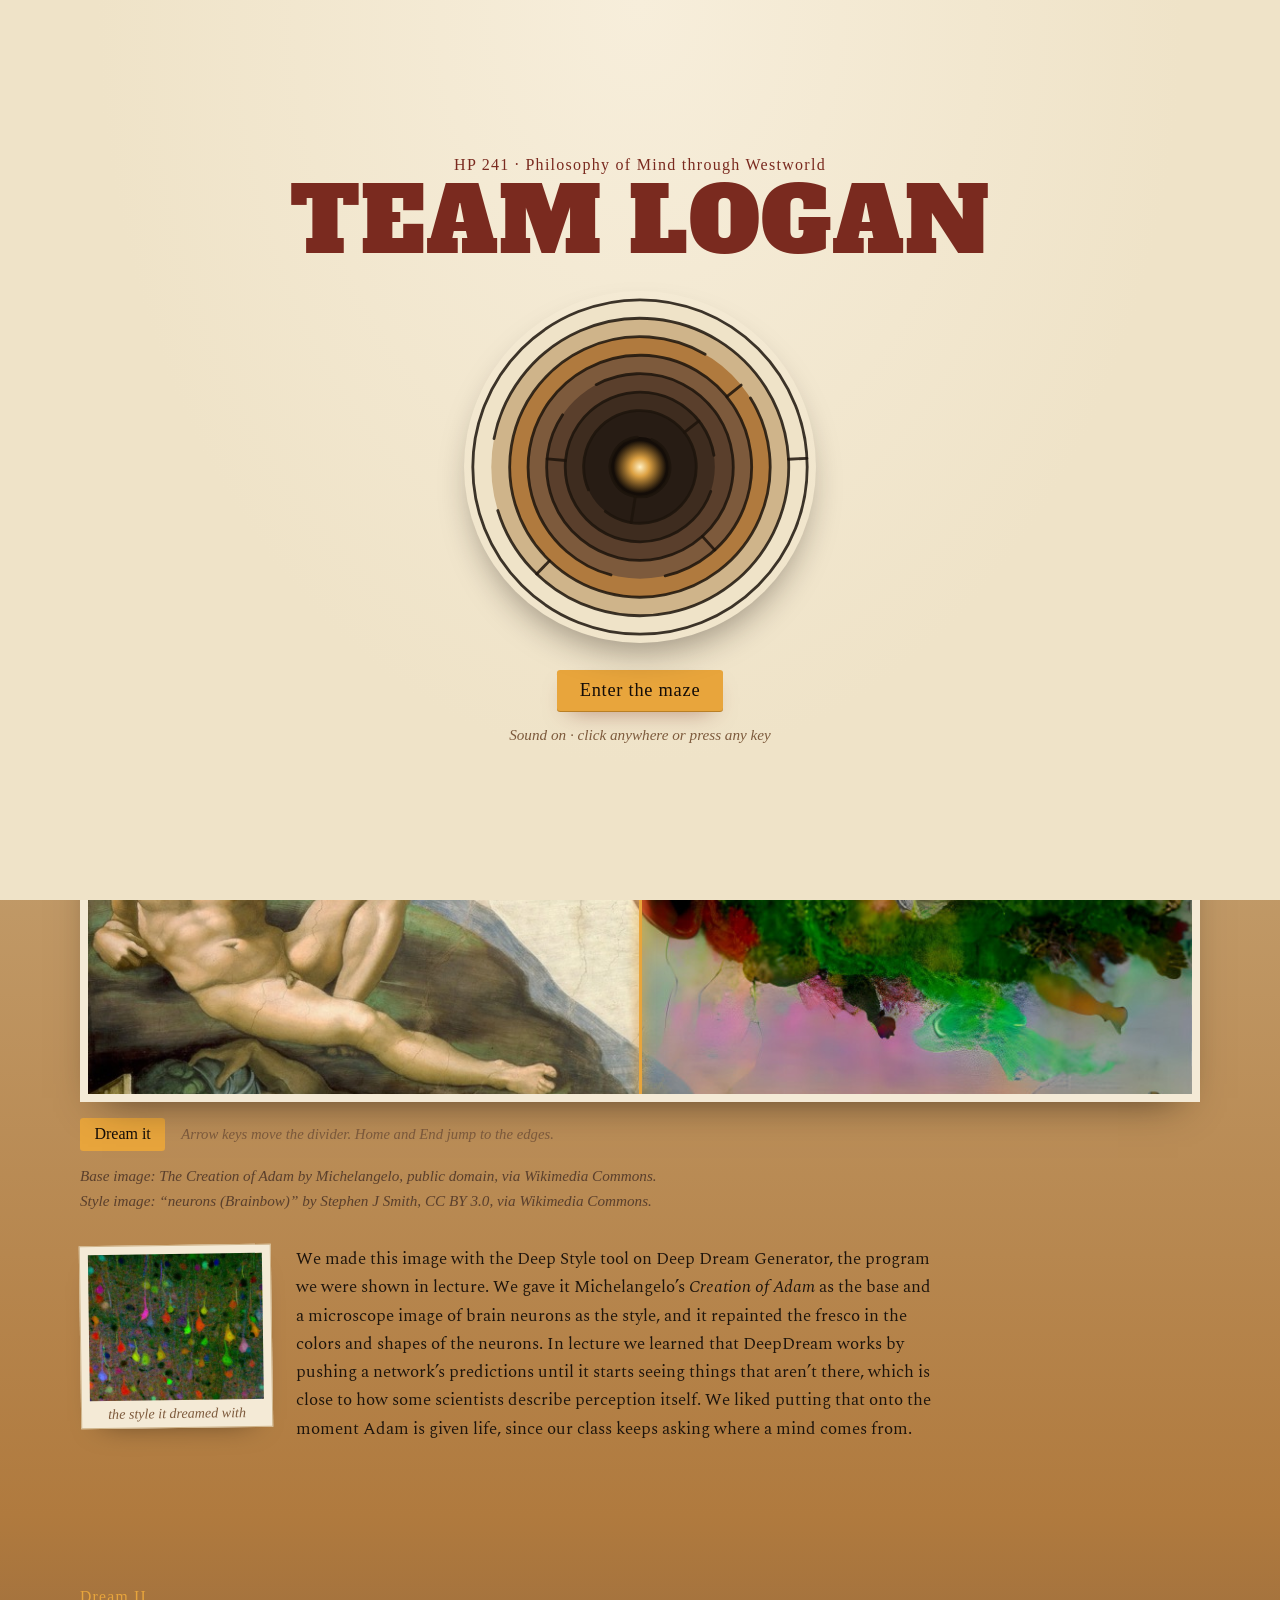
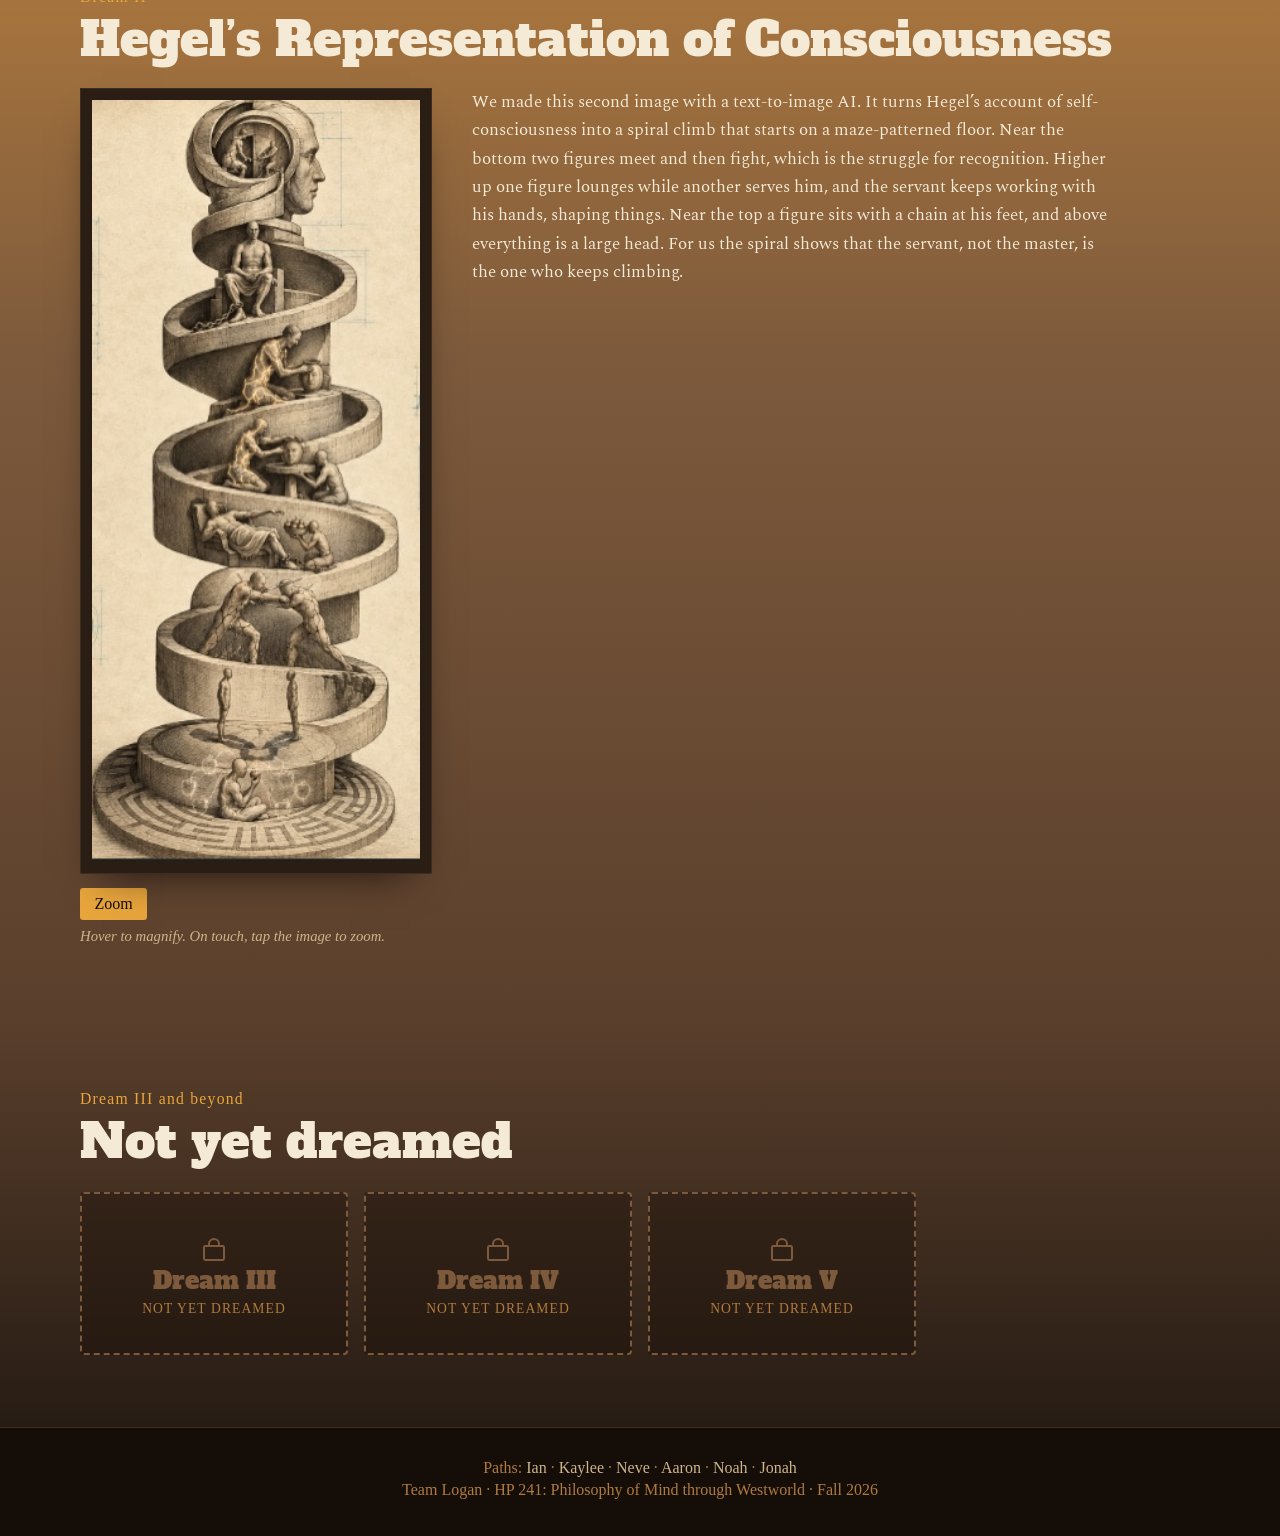
<file: dreams.html>
<!DOCTYPE html>
<html lang="en">
<head>
  <meta charset="utf-8">
  <meta name="viewport" content="width=device-width, initial-scale=1">
  <title>Dreams — Team Logan</title>
  <meta name="description" content="Team Logan's Dreams: DeepDream images and what they show.">
  <link rel="preconnect" href="https://fonts.googleapis.com">
  <link rel="preconnect" href="https://fonts.gstatic.com" crossorigin>
  <link rel="stylesheet" href="https://fonts.googleapis.com/css2?family=Alfa+Slab+One&family=IM+Fell+English:ital@0;1&family=IM+Fell+English+SC&family=Spectral:ital,wght@0,400;0,500;1,400&display=swap">
  <link rel="stylesheet" href="styles.css">
  <link rel="stylesheet" href="maze.css">
  <link rel="stylesheet" href="paths.css">
  <link rel="stylesheet" href="dreams.css">
  <link rel="stylesheet" href="fx.css?v=12">
</head>
<body>
  <a class="skip-link" href="#main">Skip to main content</a>
  <header class="top">
    <div class="wrap top-in">
      <a class="brand" href="index.html">TEAM LOGAN</a>
      <nav aria-label="Main"><ul><li><a href="index.html#maze">The Maze</a></li><li><a href="index.html#paths">Paths</a></li><li><a href="team.html">Rings</a></li><li><a href="dreams.html" aria-current="page">Dreams</a></li><li><a href="cornerstone.html">Cornerstone</a></li></ul></nav>
    </div>
  </header>
  <main id="main">
    <section class="page-head">
      <div class="wrap">
        <p class="eyebrow">Dreams</p>
        <h1>The Dreams</h1>
        <p class="lede">Images the team has made and dreamed. Each one gets a plate here and a few words from us.</p>
      </div>
    </section>

    <section class="dream dream-1" id="dream-1" aria-labelledby="d1-heading">
      <div class="wrap">
        <p class="eyebrow">Dream I</p>
        <h2 id="d1-heading">The Creation</h2>
        <p class="lede">Drag the divider, use the arrow keys, or press the button and watch the painting dream.</p>

        <figure class="reveal-fig">
          <div class="reveal" id="reveal" style="--pos:50%">
            <img class="reveal-base" src="images/creation-base.jpg" width="1150" height="522" alt="Michelangelo's Creation of Adam: God reaching toward Adam, fingers almost touching.">
            <img class="reveal-dream" src="images/deepdream.jpg" width="1150" height="521" alt="The same painting after DeepDream: the figures and sky are covered in swirling neuron-like branching patterns.">
            <span class="reveal-tag tag-before" aria-hidden="true">Before</span>
            <span class="reveal-tag tag-after" aria-hidden="true">After</span>
            <div class="reveal-handle" id="handle" role="slider" tabindex="0" aria-label="Before and after divider" aria-orientation="horizontal" aria-valuemin="25" aria-valuemax="75" aria-valuenow="50" aria-valuetext="50 percent original painting">
              <span class="grip" aria-hidden="true"></span>
            </div>
          </div>
          <div class="reveal-bar">
            <button type="button" class="btn dream-btn" id="dream-it">Dream it</button>
            <span class="hint">Arrow keys move the divider. Home and End jump to the edges.</span>
          </div>
          <figcaption class="credits">
            <p>Base image: <cite>The Creation of Adam</cite> by Michelangelo, public domain, via Wikimedia Commons.</p>
            <p>Style image: &ldquo;neurons (Brainbow)&rdquo; by Stephen J Smith, CC BY 3.0, via Wikimedia Commons.</p>
          </figcaption>
        </figure>

        <div class="d1-side">
          <figure class="style-fig">
            <img src="images/style-neurons.jpg" alt="Brainbow neurons: branching, brightly colored nerve cells on a dark background." loading="lazy">
            <figcaption>the style it dreamed with</figcaption>
          </figure>
          <p class="dream-note">We made this image with the Deep Style tool on Deep Dream Generator, the program we were shown in lecture. We gave it Michelangelo’s <em>Creation of Adam</em> as the base and a microscope image of brain neurons as the style, and it repainted the fresco in the colors and shapes of the neurons. In lecture we learned that DeepDream works by pushing a network’s predictions until it starts seeing things that aren’t there, which is close to how some scientists describe perception itself. We liked putting that onto the moment Adam is given life, since our class keeps asking where a mind comes from.</p>
        </div>
      </div>
    </section>

    <section class="dream dream-2" id="dream-2" aria-labelledby="d2-heading">
      <div class="wrap">
        <p class="eyebrow">Dream II</p>
        <h2 id="d2-heading">Hegel&rsquo;s Representation of Consciousness</h2>
        <div class="d2-grid">
          <figure class="loupe-fig">
            <div class="loupe" id="loupe" tabindex="0" aria-label="Hegel image. Use the Zoom button, or press Enter, to magnify; arrow keys scroll when zoomed.">
              <img id="loupe-img" src="images/hegel-consciousness.jpg" width="260" height="604" alt="An engraving-style spiral tower. Rising from a maze-patterned floor, its bands show figures: a seated figure at the base, two figures facing each other, two fighting, a figure at labor, a seated figure in chains, and at the top a large face.">
              <span class="lens" id="lens" aria-hidden="true"></span>
            </div>
            <div class="loupe-bar">
              <button type="button" class="btn" id="zoom-btn" aria-pressed="false">Zoom</button>
              <span class="hint">Hover to magnify. On touch, tap the image to zoom.</span>
            </div>
          </figure>
          <div class="d2-text">
            <p class="dream-note">We made this second image with a text-to-image AI. It turns Hegel’s account of self-consciousness into a spiral climb that starts on a maze-patterned floor. Near the bottom two figures meet and then fight, which is the struggle for recognition. Higher up one figure lounges while another serves him, and the servant keeps working with his hands, shaping things. Near the top a figure sits with a chain at his feet, and above everything is a large head. For us the spiral shows that the servant, not the master, is the one who keeps climbing.</p>
          </div>
        </div>
      </div>
    </section>

    <section class="dream dream-3" id="dream-3" aria-labelledby="d3-heading">
      <div class="wrap">
        <p class="eyebrow">Dream III and beyond</p>
        <h2 id="d3-heading">Not yet dreamed</h2>
        <ul class="frames">
          <li class="frame"><span class="frame-lock" aria-hidden="true"></span><b>Dream III</b><small>not yet dreamed</small></li>
          <li class="frame"><span class="frame-lock" aria-hidden="true"></span><b>Dream IV</b><small>not yet dreamed</small></li>
          <li class="frame"><span class="frame-lock" aria-hidden="true"></span><b>Dream V</b><small>not yet dreamed</small></li>
        </ul>
      </div>
    </section>
  </main>
  <footer class="site-footer">
    <div class="wrap">
      <p class="foot-paths">Paths: <a href="ian.html">Ian</a> · <a href="kaylee.html">Kaylee</a> · <a href="neve.html">Neve</a> · <a href="aaron.html">Aaron</a> · <a href="noah.html">Noah</a> · <a href="jonah.html">Jonah</a></p>
      <p>Team Logan · HP 241: Philosophy of Mind through Westworld · Fall 2026</p>
    </div>
  </footer>
  <script src="dreams.js"></script>
  <script src="fx.js?v=12"></script>
</body>
</html>
</file>
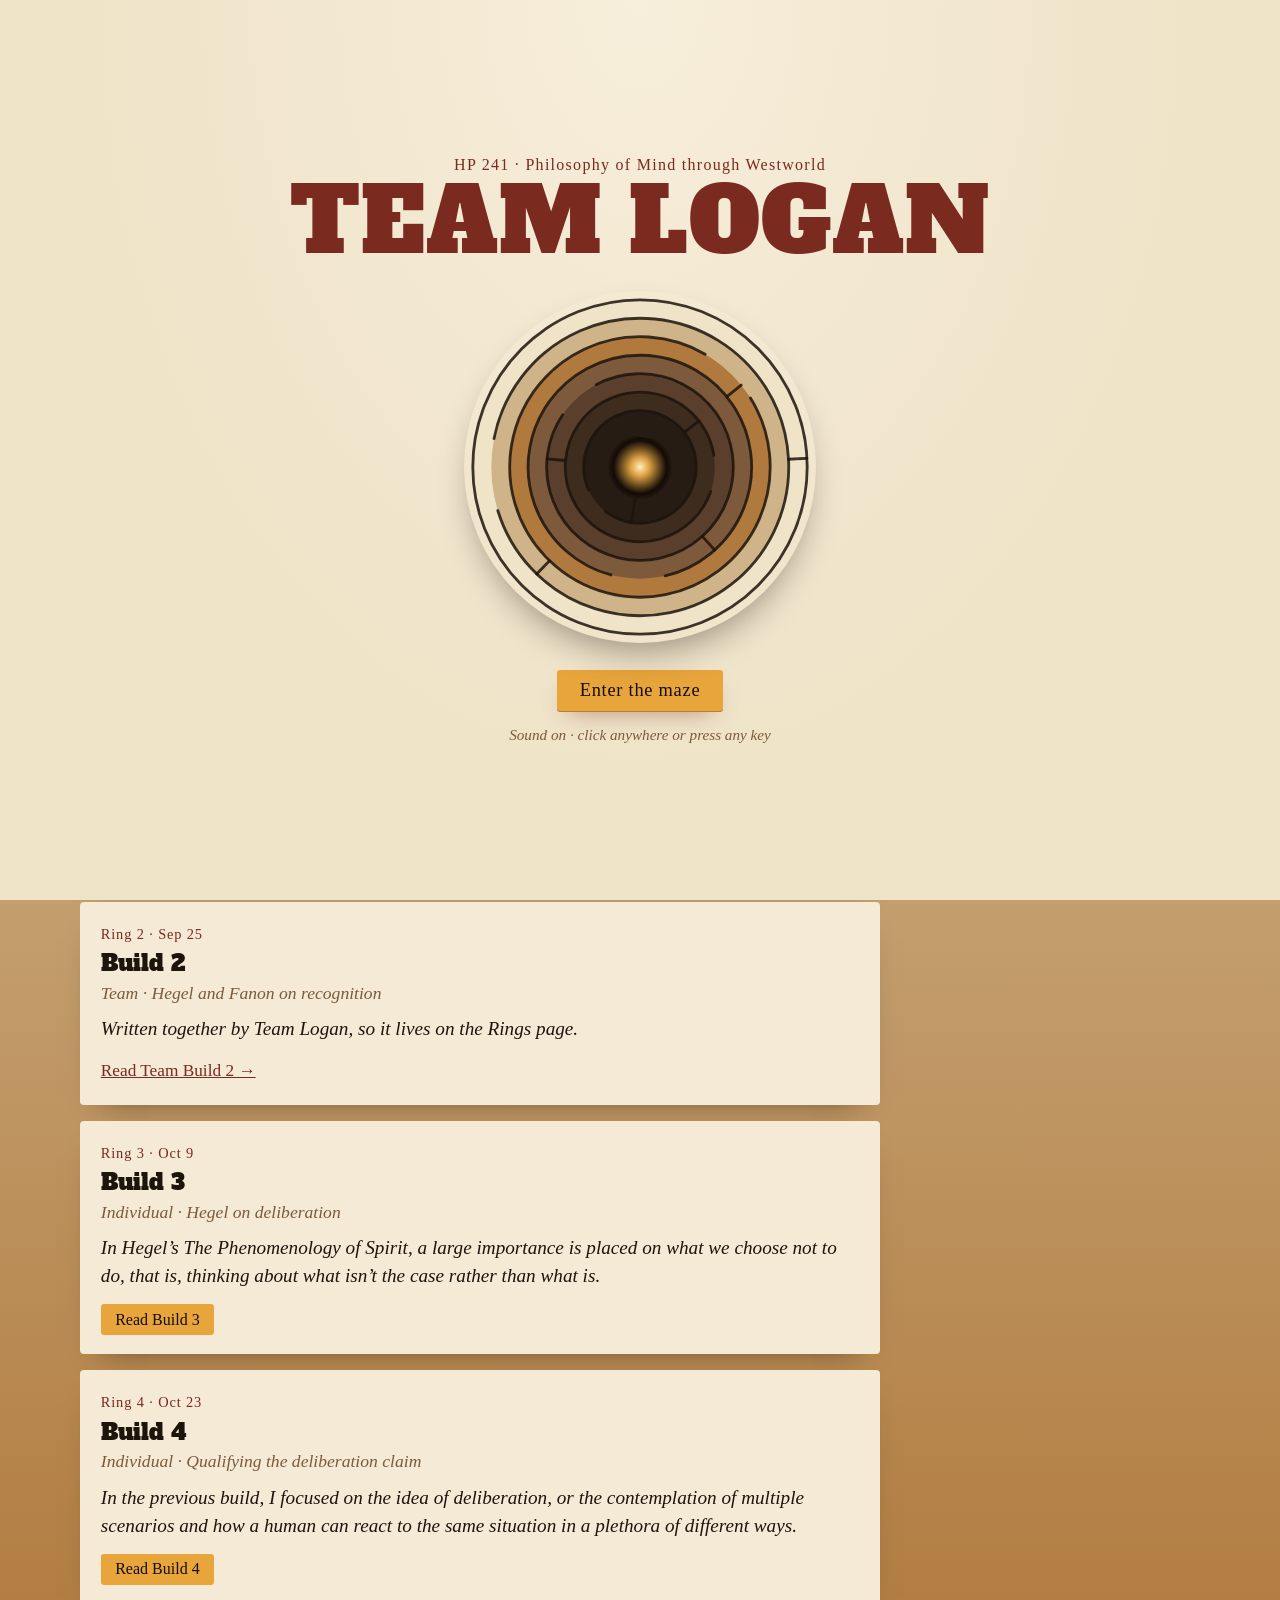
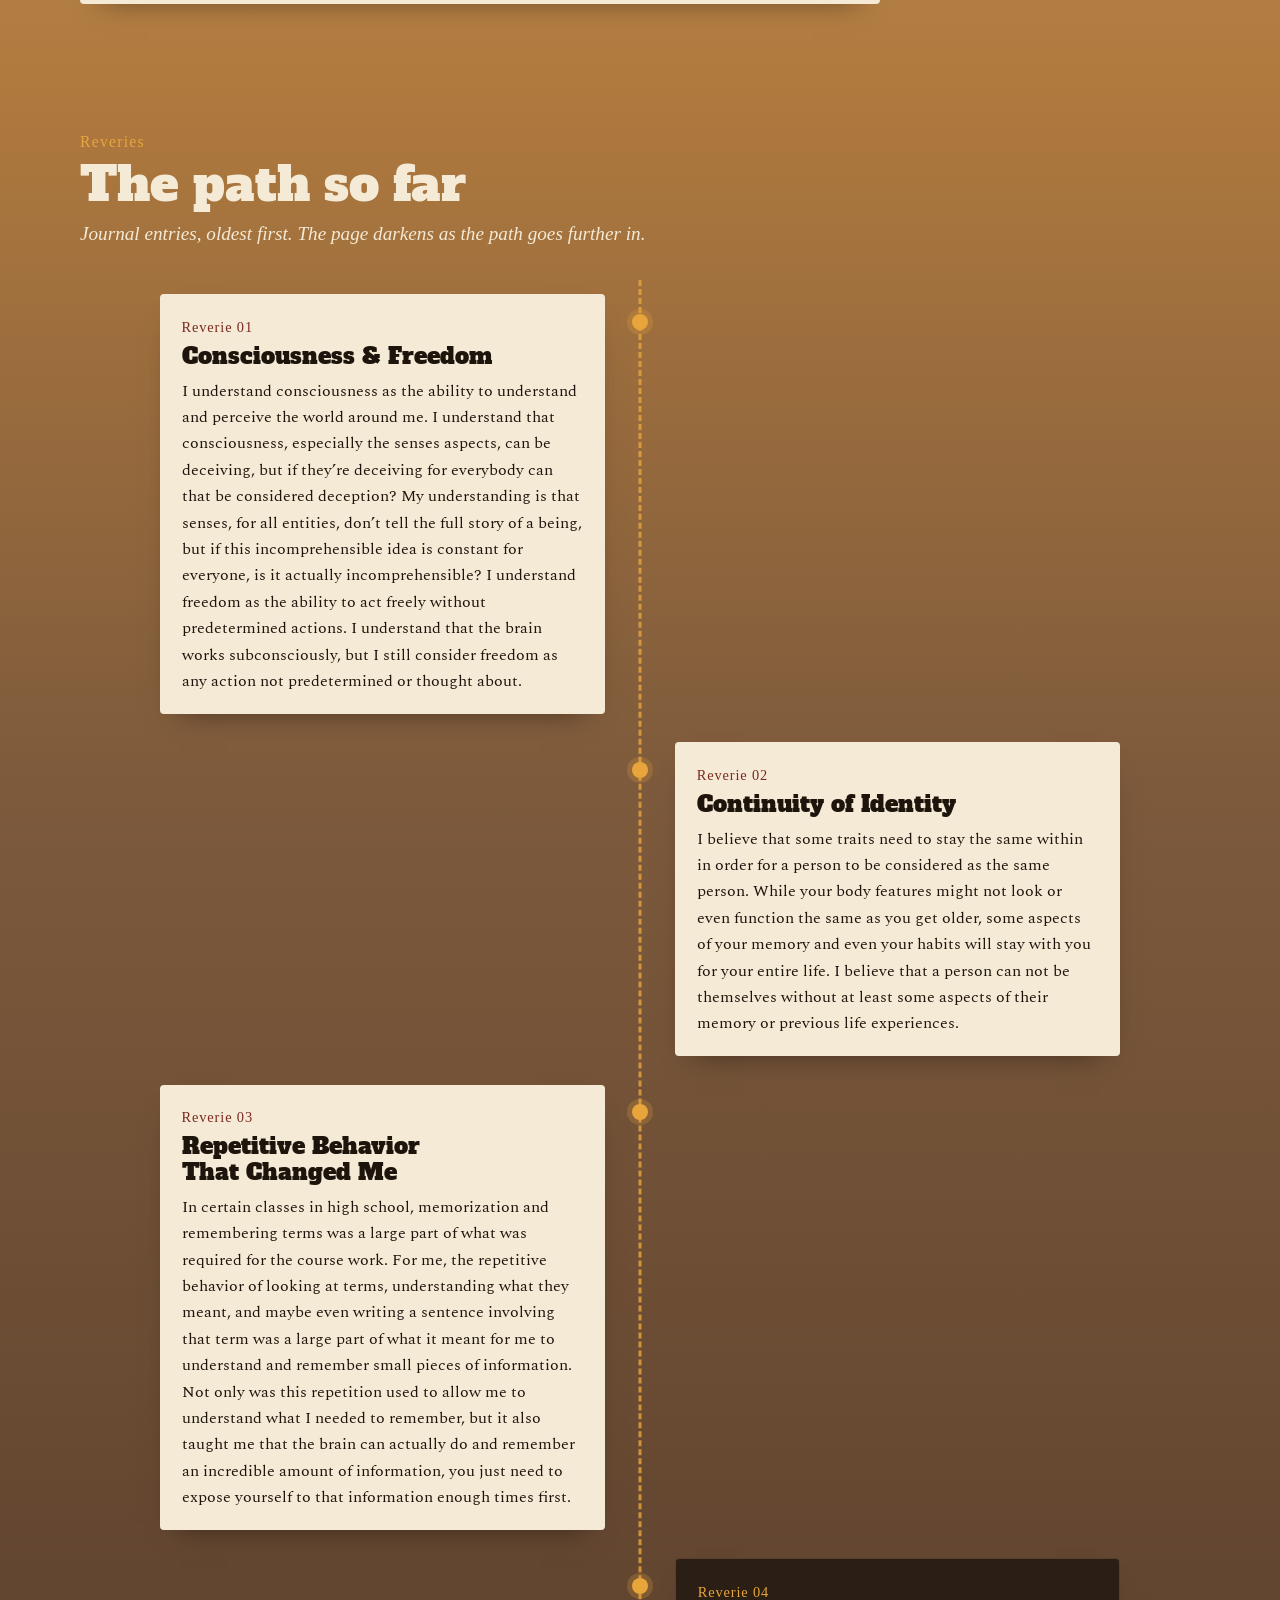
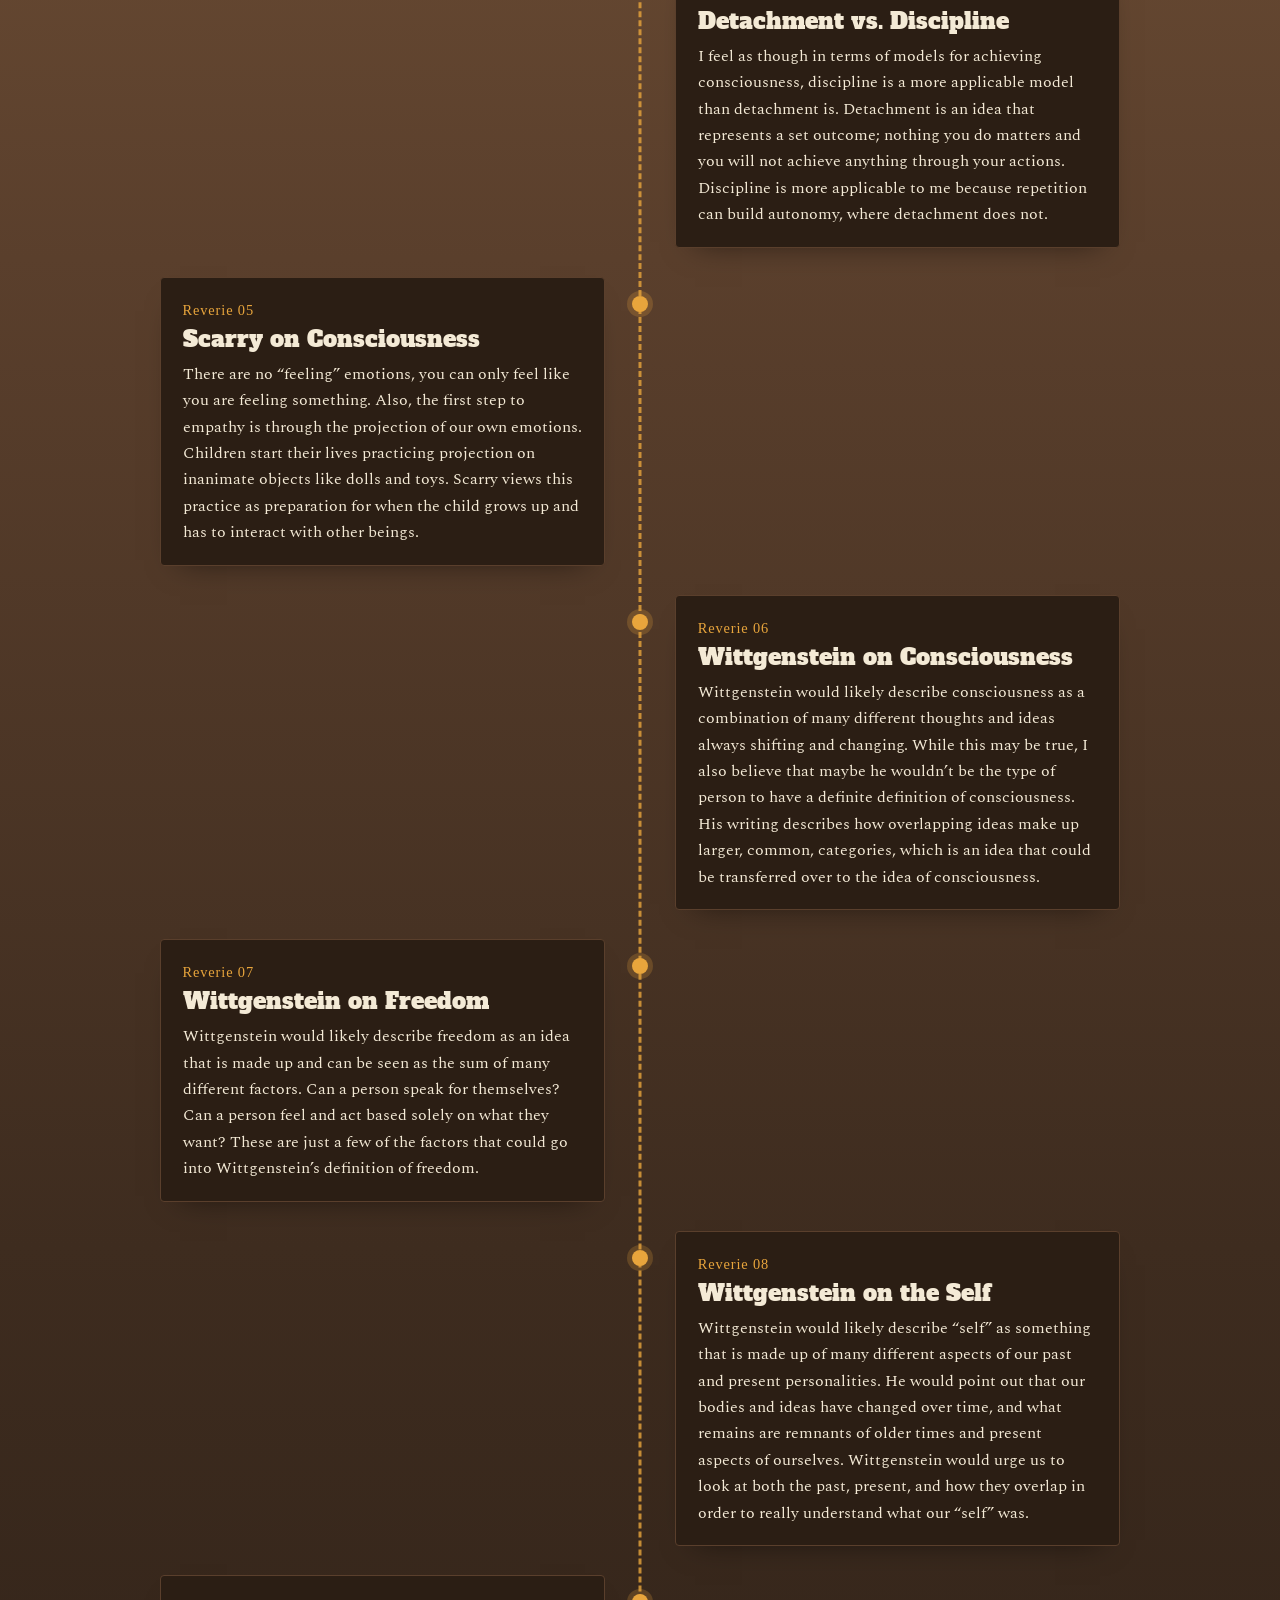
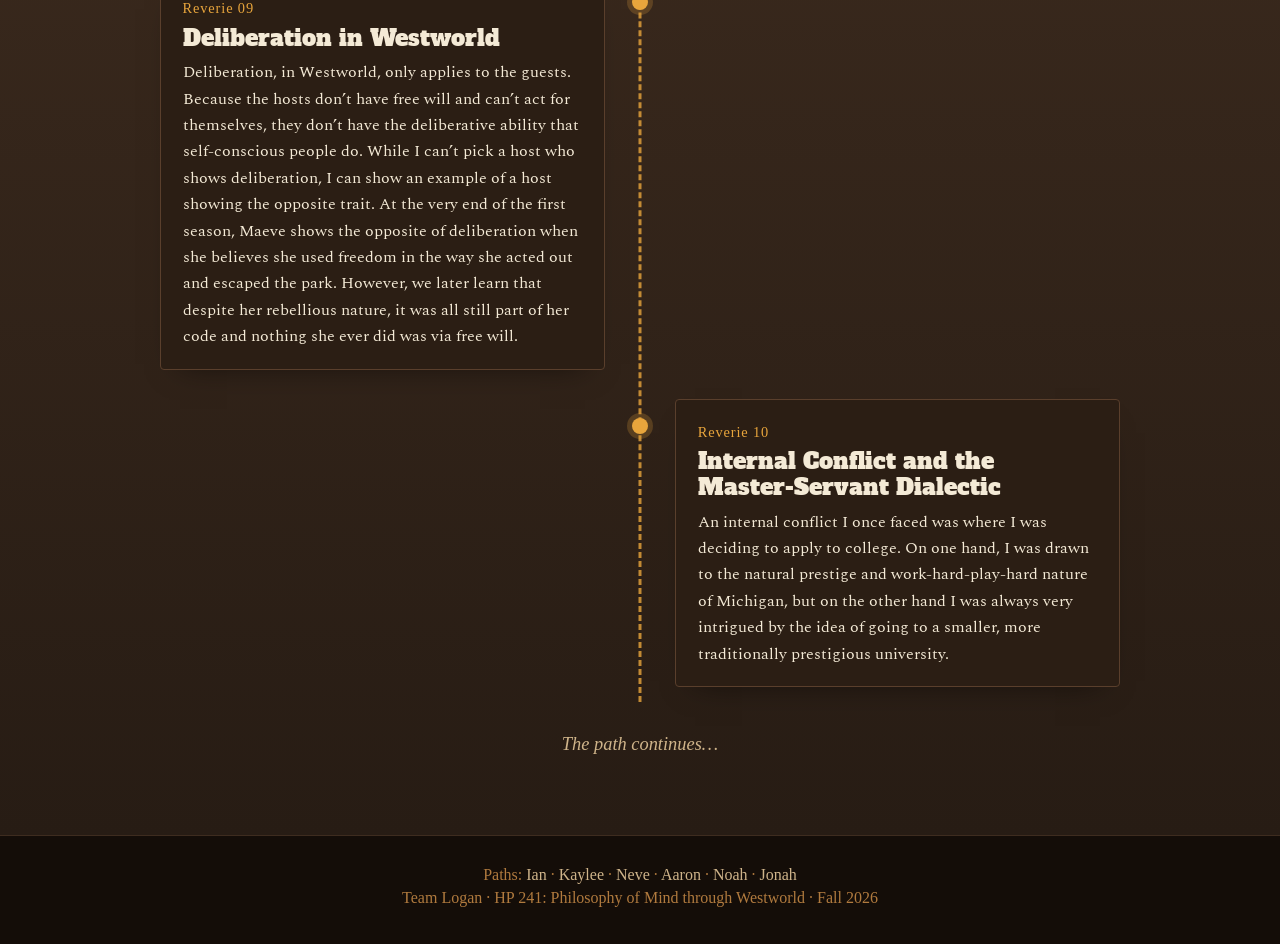
<file: ian.html>
<!DOCTYPE html>
<html lang="en">
<head>
  <meta charset="utf-8">
  <meta name="viewport" content="width=device-width, initial-scale=1">
  <title>Ian Schwartz — Team Logan</title>
  <meta name="description" content="Ian Schwartz's Path through Team Logan's maze: builds and Reveries.">
  <link rel="preconnect" href="https://fonts.googleapis.com">
  <link rel="preconnect" href="https://fonts.gstatic.com" crossorigin>
  <link rel="stylesheet" href="https://fonts.googleapis.com/css2?family=Alfa+Slab+One&family=IM+Fell+English:ital@0;1&family=IM+Fell+English+SC&family=Spectral:ital,wght@0,400;0,500;1,400&display=swap">
  <link rel="stylesheet" href="styles.css">
  <link rel="stylesheet" href="maze.css">
  <link rel="stylesheet" href="paths.css">
  <link rel="stylesheet" href="dreams.css">
  <link rel="stylesheet" href="fx.css?v=12">
</head>
<body>
  <a class="skip-link" href="#main">Skip to main content</a>
  <header class="top">
    <div class="wrap top-in">
      <a class="brand" href="index.html">TEAM LOGAN</a>
      <nav aria-label="Main"><ul><li><a href="index.html#maze">The Maze</a></li><li><a href="index.html#paths" aria-current="page">Paths</a></li><li><a href="team.html">Rings</a></li><li><a href="dreams.html">Dreams</a></li><li><a href="cornerstone.html">Cornerstone</a></li></ul></nav>
    </div>
  </header>
  <main id="main">
    <section class="path-head">
      <div class="wrap">
        <a class="crumb" href="index.html#paths">← All Paths</a>
        <h1>Ian Schwartz</h1>
          <p class="hostline">Path 01 · Ford</p>
          <p class="slot">[Path intro goes here, written by Ian: who Ford is to them, and where their path through the maze starts.]</p>
          <dl class="facts">
            <div class="fact"><dt>Loop / major</dt><dd>Economics</dd></div>
            <div class="fact"><dt>Favorite host</dt><dd>Bernard</dd></div>
            <div class="fact"><dt>Leaving the park</dt><dd>2030</dd></div>
          </dl>
      </div>
    </section>

    <section class="builds" aria-labelledby="builds-heading">
      <div class="wrap">
        <p class="eyebrow">Builds</p>
        <h2 id="builds-heading">Rings walked</h2>
        <!-- BUILDS:START -->
        <ul class="build-list essays">
          <li class="build-card essay-card" id="build-1">
            <span class="no">Ring 1 · Sep 11</span>
            <h3>Build 1</h3>
            <p class="build-kind">Individual · Hegel, <em>Phenomenology of Spirit</em> §195</p>
            <p class="build-lead">In a previous passage within his account of self-consciousness, Hegel rests his case upon the rather dramatic claim that “A self-consciousness exists for a self-consciousness” (177), that is, that a mind can not know itself without knowing something of someone else’s mind as well.</p>
            <details class="build-full">
              <summary>Read Build 1</summary>
              <div class="build-text">
                <blockquote class="build-passage"><span class="bp-label">Passage · Hegel, Phenomenology of Spirit §195</span>“Although the fear of the master is the beginning of wisdom, consciousness is not therein aware of being-for-self.Through work, however, the servant becomes conscious of what he truly is. [... The master’s] desire has reserved to itself the pure negating of the object and thereby an unalloyed feeling of self. But that is the reason why this satisfaction is itself only a fleeting one, for it lacks objectivity and permanence. Work, on the other hand, requires desire held in check, fleetingness staved off; in other words,work forms and shapes the thing. [...] This negative middle term or formative activity is at the same time the individuality or pure being-for-self of consciousness which now, in the work outside of it, acquires an element of permanence. It is in this way, therefore, that consciousness, as a worker, comes to see in the independent being [of the object] its own independent being” (195).</blockquote>
                <p>In a previous passage within his account of self-consciousness, Hegel rests his case upon the rather dramatic claim that “A self-consciousness exists for a self-consciousness” (177), that is, that a mind can not know itself without knowing something of someone else’s mind as well. Yet, when Hegel introduces self-consciousness and its independence later on in the 195th section, the one I selected, he makes a somewhat contradictory statement regarding the servant and his achieving this independent status with no other consciousness present. Hegel’s quote regarding the servant’s means of gaining self-consciousness reads “consciousness, as a worker, comes to see in the independent being [of the object] its own independent being” (195). This second, contradictory, statement raises an important question; if selfhood requires recognition by another, independent, entity, how is it possible for the servant to gain consciousness through his work which grants him no consciousness?</p>
                <p>How can the servant obtain self-consciousness while doing his work only on inanimate objects? That is the question Hegel touches on in the 195th section as well as later sections in his work. Hegel describes that “Work … requires desire held in check, fleetingness staved off” (195). In this, Hegel shows that through physical work, whether it includes another consciousness or not, a human has life experiences such as satisfaction. While this doesn’t answer the overarching question of whether or not selfhood requires recognition by another party, it does begin to describe the benefits of working for oneself.</p>
                <p>In the middle of the passage lies another question posed by Hegel. Why does work succeed while desire fails to create a person’s feeling of self? The master achieves a satisfaction that is “fleeting” whereas the servant’s work creates what Hegel calls the “negative middle” (195) or, in other words, the process that stands between the servant and his ascension to self-consciousness. Hegel describes the master’s work as “fleeting,” as he does no real work on the object and therefore can take no credit for anything. In his claim regarding the “negative middle,” Hegel explains that because the servant can look back at his work and see the independent object he has created or done work upon, he will begin to understand and realize his own agency.</p>
                <p>Hegel’s argument about the agency of the servant is evident throughout the entire passage and work as a whole. With this, it must be noted that he goes so far as to make the claim that the negative middle term “is … the individuality … of consciousness” (195). So not only is Hegel making the claim that the servant’s object reflects themself, but he also makes the distinction that the process of working is actually the servant’s self being reflected into object form. Is Hegel arguing that a person is what they do, or that a person does what they are? One could argue that because a person, from an outsider’s perspective, is only what they have experienced then they are just a sum of their total experiences. Others, however, could also argue the contrary and state that a lot of what makes a person is internal, and not every aspect of every being must or even can be measurable or observable by others.</p>
                <p>Throughout his 195th passage, Hegel touches on two main aspects of consciousness and what makes a human being self-conscious. His first topic touched upon was the idea that through physical work, whether that work is being done on a live or on an inanimate object, a servant can still feel the satisfaction of doing something by oneself and can still learn and enhance their own consciousness. The second topic made evident by Hegel in this section is that a master’s relation to their servant’s object is secondary, so he, the master that is, can never see himself or his work amount to anything. In this, his “satisfaction” at the work being done is more lived through his servant and not his own experiences. The relationship between the servant and his object of work is a building block of consciousness, whereas the relationship between the servant and the master is one that can be seen as a causation of fleeting satisfaction.</p>
                <h4>Notable Comments Received</h4>
                <p>Some notes that were instrumental in my editing and development of this essay were elaborating on the word “fleeting” in the fourth paragraph, retouching on how relationships built consciousness in the conclusion, and restating my conclusion to prove the point that the master’s relationship to the object having work done upon it was secondary, and because of that his "satisfaction" is more lived through his servant rather than his own experience. The first comment I got was the comment that allowed me to dive deeper into Hegel’s word choice and why he chose to use such diction, this led me to my first claim about the “negative middle.” The second and third comments were instrumental in the development of my overall arguments regarding the secondary nature of the master to the object and how that affected his emotions and self-being.</p>
              </div>
            </details>
          </li>
          <li class="build-card essay-card team-card" id="build-2">
            <span class="no">Ring 2 · Sep 25</span>
            <h3>Build 2</h3>
            <p class="build-kind">Team · Hegel and Fanon on recognition</p>
            <p class="build-lead">Written together by Team Logan, so it lives on the Rings page.</p>
            <a class="more" href="team.html#build-2">Read Team Build 2 →</a>
          </li>
          <li class="build-card essay-card" id="build-3">
            <span class="no">Ring 3 · Oct 9</span>
            <h3>Build 3</h3>
            <p class="build-kind">Individual · Hegel on deliberation</p>
            <p class="build-lead">In Hegel’s The Phenomenology of Spirit, a large importance is placed on what we choose not to do, that is, thinking about what isn’t the case rather than what is.</p>
            <details class="build-full">
              <summary>Read Build 3</summary>
              <div class="build-text">
                <p>In Hegel’s The Phenomenology of Spirit, a large importance is placed on what we choose not to do, that is, thinking about what isn’t the case rather than what is. It is imperative that this is noted, seeing as the master-servant dialectic and other points being made in the text are directly related to this idea of deliberation. The definition of deliberation that will be utilized in this writing is one that explains the contemplation of multiple scenarios and how a human can react to the same situation in a plethora of different ways.</p>
                <p>In his writing of the master-servant dialectic, Hegel makes clear that it is ultimately this idea of deliberation that allows the servant to feel self-conscious and satisfied. Hegel writes “but the master, who has interposed the servant between the thing and himself, takes to himself only the dependent aspect of the thing and has the pure enjoyment of it. The aspect of its independence he leaves to the servant, who works on the thing” (190). In this, the master simply takes what has been done by the servant and consumes the product, whereas the servant is the entity deliberating and putting their time and energy into this creation. Hegel figures the master’s desire to be “fleeting” and lacking “objectivity and permanence” (195).</p>
                <p>So, with this deliberation in mind, why does Hegel still make the claim that a “self-consciousness exists for a self-consciousness” (177)? If what Hegel said about deliberation is true, and that self-consciousness comes from analyzing what not to do in a situation, then why is it still imperative for a self-consciousness to see itself in someone else’s consciousness? Hegel seeks to address this disparity by claiming that these two ideas can work in tandem with each other. In Hegel’s argument regarding deliberation being a step in the path to self-consciousness and understanding, he makes the distinction that the other’s self-consciousness is the thing that holds one’s own self-consciousness in check throughout this process. Hegel writes “Now, this movement of self-consciousness in relation to another self-consciousness has in this way been represented as the action of one self-consciousness, but this action of the one has itself the double significance of being both its own action and the action of the other as well” (182). In other words, when a self-consciousness acts independently, it does only what it pleases, but when another self-consciousness enters the picture, now any actions have implications on an other. This phenomena is the cause for Hegel’s belief of the regulation powers of another Self-consciousness.</p>
                <p>Through work, the servant “becomes for himself” (196). At first, the servant is bound by the master’s controls. Through work, however, the servant is able to think and be for himself; this, in and of itself, is part of the path the servant takes to self-consciousness. Now, with no checks on his state of mind, the servant can regulate his thought, and with that, consciousness. This ties back to deliberation due to the fact that deliberation needs the individual to exist on their own. At first, the servant merely carries out the doing of the servant, so deliberation is not possible. However, as the servant understands and begins to work for himself, he is now able to think and act independently.</p>
                <p>Next, Hegel touches on stoicism and skepticism. In the 198th section, Hegel defines stoicism as simply the freedom a person has to think. This, he outlines, is the first step of deliberation. Skepticism, as Hegel explains it in the 206th section, is the negating of the “other side of determinate existence,” or, in other words, using process of elimination to officially decide on an action. This is the second aspect of deliberation; the process of contemplating multiple scenarios and deciding on a course of action after this thought process has taken place.</p>
                <p>Deliberation, or the ability to eliminate ideas until left with the best option, is not something that anybody can obtain. Rather, it is something that comes with self-determination and development. True deliberation entails that one owns their actions. Through stoicism, a person can think, and through skepticism, that same person can deliberate and analyze what is best for them. This freedom to think, paired with Hegel’s statement that the other is there as a check on one’s actions, combined efforts to create the central argument of the reading; we learn to deliberate through the work we complete for others, but once that work has been finished, we can then think and act for ourselves.</p>
              </div>
            </details>
          </li>
          <li class="build-card essay-card" id="build-4">
            <span class="no">Ring 4 · Oct 23</span>
            <h3>Build 4</h3>
            <p class="build-kind">Individual · Qualifying the deliberation claim</p>
            <p class="build-lead">In the previous build, I focused on the idea of deliberation, or the contemplation of multiple scenarios and how a human can react to the same situation in a plethora of different ways.</p>
            <details class="build-full">
              <summary>Read Build 4</summary>
              <div class="build-text">
                <p>In the previous build, I focused on the idea of deliberation, or the contemplation of multiple scenarios and how a human can react to the same situation in a plethora of different ways. After being introduced to deliberation, I immediately formed some clear connections between the actions within the master-servant dialectic and this idea of contemplation and reaction possibilities. Contrary to my initial inclination of Hegel’s arguments, Hegel tends to provide evidence supporting both sides to many of his central arguments, suggesting deliberation isn’t the only path to self-consciousness.</p>
                <p>While in build three I claimed that deliberation was ultimately the reasoning behind the servant’s push towards self-consciousness, I now understand it’s imperative to note the other things Hegel credits for said transformation as well. According to Hegel, “the two moments of fear and service as such, as well as that of formative activity, are necessary” (196) to activate this transformative process. In other words, for the servant to gain self-consciousness, he must fear and provide service for the master. In this, Hegel makes no note of deliberation or any other type of decision making in the process of achieving self-consciousness, suggesting this may be another possible scenario that could lead to the same outcome. Additionally, Hegel’s explanation of self-consciousness being won through risk of one’s life, not a deliberation of one’s options, provides more evidence against the claim that deliberation is ultimately the reasoning behind the servant’s push towards self-consciousness. In the 187th section, Hegel writes that “it is solely by staking one’s life that freedom is won.” According to Hegel, one must prove that they are independent; it’s not a title one is born with. Given the previous information, it’s essential to note that all of these ideas work in tandem rather than against each other. Hegel makes numerous claims regarding how a person earns the right to gain self-consciousness, but that’s not to say that one is more or less correct or important than the others.</p>
                <p>Another claim I made in build three that I now see needs qualification is that stoicism and skepticism are the first and second steps to deliberation. In his The Phenomenology of Spirit, Hegel writes “This freedom of self-consciousness when it appeared as a conscious manifestation in the history of Spirit has, as we know, been called Stoicism” (198). In this, Hegel describes stoicism as a kind of freedom of the mind rather than as a step towards the ability to make decisions and think for oneself. While some could argue that these two ideas work harmoniously, it must be noted that Hegel does make this distinction between physical freedom and what is the freedom to deliberate. It may seem as though skepticism and deliberation get at the same freedom of actions, but deliberation results in choice, whereas skepticism results in a being that is contradictory and one Hegel describes as having an “Unhappy consciousness” (206). Some may argue that the duality of the being is, in and of itself, indicative of that being’s inner skeptic, but Hegel’s earlier claim that deliberation requires a unified self proves this idea wrong. In other words, skepticism splits a being into two, conflicting sides, creating what Hegel describes as the “Unhappy Consciousness.” Because deliberation requires a unified self, one who has become a skeptic can no longer deliberate.</p>
                <p>Deliberation is neither the reasoning behind the servant’s push to self-consciousness nor is it something stoicism and skepticism can work together to build. Rather than relying on deliberation to push himself towards self-consciousness, the servant relies not only on fear and service, but also on risking his life, leaving the impression that “freedom is won” (187). Stoicism removes the self from any action at all, and skepticism divides a consciousness in two; both of which push the self away from deliberation rather than towards it.</p>
                <p>This analysis of self-consciousness has led me to the conclusion that no single thing produces self-consciousness. Rather, it happens through a multitude of things such as struggle, relationships, self-reflection, and analysation.</p>
              </div>
            </details>
          </li>
        </ul>
        <!-- BUILDS:END -->
      </div>
    </section>

    <section class="trail" aria-labelledby="journal-heading">
      <div class="wrap">
        <p class="eyebrow">Reveries</p>
        <h2 id="journal-heading">The path so far</h2>
        <p class="lede">Journal entries, oldest first. The page darkens as the path goes further in.</p>
      <!-- JOURNAL:START -->
      <ol class="journal-list revs">
        <li class="journal-entry rev l">
          <span class="node" aria-hidden="true"></span>
          <article>
            <span class="no">Reverie 01</span>
            <h3>Consciousness &amp; Freedom</h3>
            <p>I understand consciousness as the ability to understand and perceive the world around me. I understand that consciousness, especially the senses aspects, can be deceiving, but if they’re deceiving for everybody can that be considered deception? My understanding is that senses, for all entities, don’t tell the full story of a being, but if this incomprehensible idea is constant for everyone, is it actually incomprehensible? I understand freedom as the ability to act freely without predetermined actions. I understand that the brain works subconsciously, but I still consider freedom as any action not predetermined or thought about.</p>
          </article>
        </li>
        <li class="journal-entry rev r">
          <span class="node" aria-hidden="true"></span>
          <article>
            <span class="no">Reverie 02</span>
            <h3>Continuity of Identity</h3>
            <p>I believe that some traits need to stay the same within in order for a person to be considered as the same person. While your body features might not look or even function the same as you get older, some aspects of your memory and even your habits will stay with you for your entire life. I believe that a person can not be themselves without at least some aspects of their memory or previous life experiences.</p>
          </article>
        </li>
        <li class="journal-entry rev l">
          <span class="node" aria-hidden="true"></span>
          <article>
            <span class="no">Reverie 03</span>
            <h3>Repetitive Behavior That Changed Me</h3>
            <p>In certain classes in high school, memorization and remembering terms was a large part of what was required for the course work. For me, the repetitive behavior of looking at terms, understanding what they meant, and maybe even writing a sentence involving that term was a large part of what it meant for me to understand and remember small pieces of information. Not only was this repetition used to allow me to understand what I needed to remember, but it also taught me that the brain can actually do and remember an incredible amount of information, you just need to expose yourself to that information enough times first.</p>
          </article>
        </li>
        <li class="journal-entry rev r">
          <span class="node" aria-hidden="true"></span>
          <article>
            <span class="no">Reverie 04</span>
            <h3>Detachment vs. Discipline</h3>
            <p>I feel as though in terms of models for achieving consciousness, discipline is a more applicable model than detachment is. Detachment is an idea that represents a set outcome; nothing you do matters and you will not achieve anything through your actions. Discipline is more applicable to me because repetition can build autonomy, where detachment does not.</p>
          </article>
        </li>
        <li class="journal-entry rev l">
          <span class="node" aria-hidden="true"></span>
          <article>
            <span class="no">Reverie 05</span>
            <h3>Scarry on Consciousness</h3>
            <p>There are no “feeling” emotions, you can only feel like you are feeling something. Also, the first step to empathy is through the projection of our own emotions. Children start their lives practicing projection on inanimate objects like dolls and toys. Scarry views this practice as preparation for when the child grows up and has to interact with other beings.</p>
          </article>
        </li>
        <li class="journal-entry rev r">
          <span class="node" aria-hidden="true"></span>
          <article>
            <span class="no">Reverie 06</span>
            <h3>Wittgenstein on Consciousness</h3>
            <p>Wittgenstein would likely describe consciousness as a combination of many different thoughts and ideas always shifting and changing. While this may be true, I also believe that maybe he wouldn’t be the type of person to have a definite definition of consciousness. His writing describes how overlapping ideas make up larger, common, categories, which is an idea that could be transferred over to the idea of consciousness.</p>
          </article>
        </li>
        <li class="journal-entry rev l">
          <span class="node" aria-hidden="true"></span>
          <article>
            <span class="no">Reverie 07</span>
            <h3>Wittgenstein on Freedom</h3>
            <p>Wittgenstein would likely describe freedom as an idea that is made up and can be seen as the sum of many different factors. Can a person speak for themselves? Can a person feel and act based solely on what they want? These are just a few of the factors that could go into Wittgenstein’s definition of freedom.</p>
          </article>
        </li>
        <li class="journal-entry rev r">
          <span class="node" aria-hidden="true"></span>
          <article>
            <span class="no">Reverie 08</span>
            <h3>Wittgenstein on the Self</h3>
            <p>Wittgenstein would likely describe “self” as something that is made up of many different aspects of our past and present personalities. He would point out that our bodies and ideas have changed over time, and what remains are remnants of older times and present aspects of ourselves. Wittgenstein would urge us to look at both the past, present, and how they overlap in order to really understand what our “self” was.</p>
          </article>
        </li>
        <li class="journal-entry rev l">
          <span class="node" aria-hidden="true"></span>
          <article>
            <span class="no">Reverie 09</span>
            <h3>Deliberation in Westworld</h3>
            <p>Deliberation, in Westworld, only applies to the guests. Because the hosts don’t have free will and can’t act for themselves, they don’t have the deliberative ability that self-conscious people do. While I can’t pick a host who shows deliberation, I can show an example of a host showing the opposite trait. At the very end of the first season, Maeve shows the opposite of deliberation when she believes she used freedom in the way she acted out and escaped the park. However, we later learn that despite her rebellious nature, it was all still part of her code and nothing she ever did was via free will.</p>
          </article>
        </li>
        <li class="journal-entry rev r">
          <span class="node" aria-hidden="true"></span>
          <article>
            <span class="no">Reverie 10</span>
            <h3>Internal Conflict and the Master-Servant Dialectic</h3>
            <p>An internal conflict I once faced was where I was deciding to apply to college. On one hand, I was drawn to the natural prestige and work-hard-play-hard nature of Michigan, but on the other hand I was always very intrigued by the idea of going to a smaller, more traditionally prestigious university.</p>
          </article>
        </li>
      </ol>
      <!-- JOURNAL:END -->
        <p class="trail-end">The path continues…</p>
      </div>
    </section>
  </main>
  <footer class="site-footer">
    <div class="wrap">
      <p class="foot-paths">Paths: <a href="ian.html">Ian</a> · <a href="kaylee.html">Kaylee</a> · <a href="neve.html">Neve</a> · <a href="aaron.html">Aaron</a> · <a href="noah.html">Noah</a> · <a href="jonah.html">Jonah</a></p>
      <p>Team Logan · HP 241: Philosophy of Mind through Westworld · Fall 2026</p>
    </div>
  </footer>
  <script src="paths.js"></script>
  <script src="fx.js?v=12"></script>
</body>
</html>
</file>
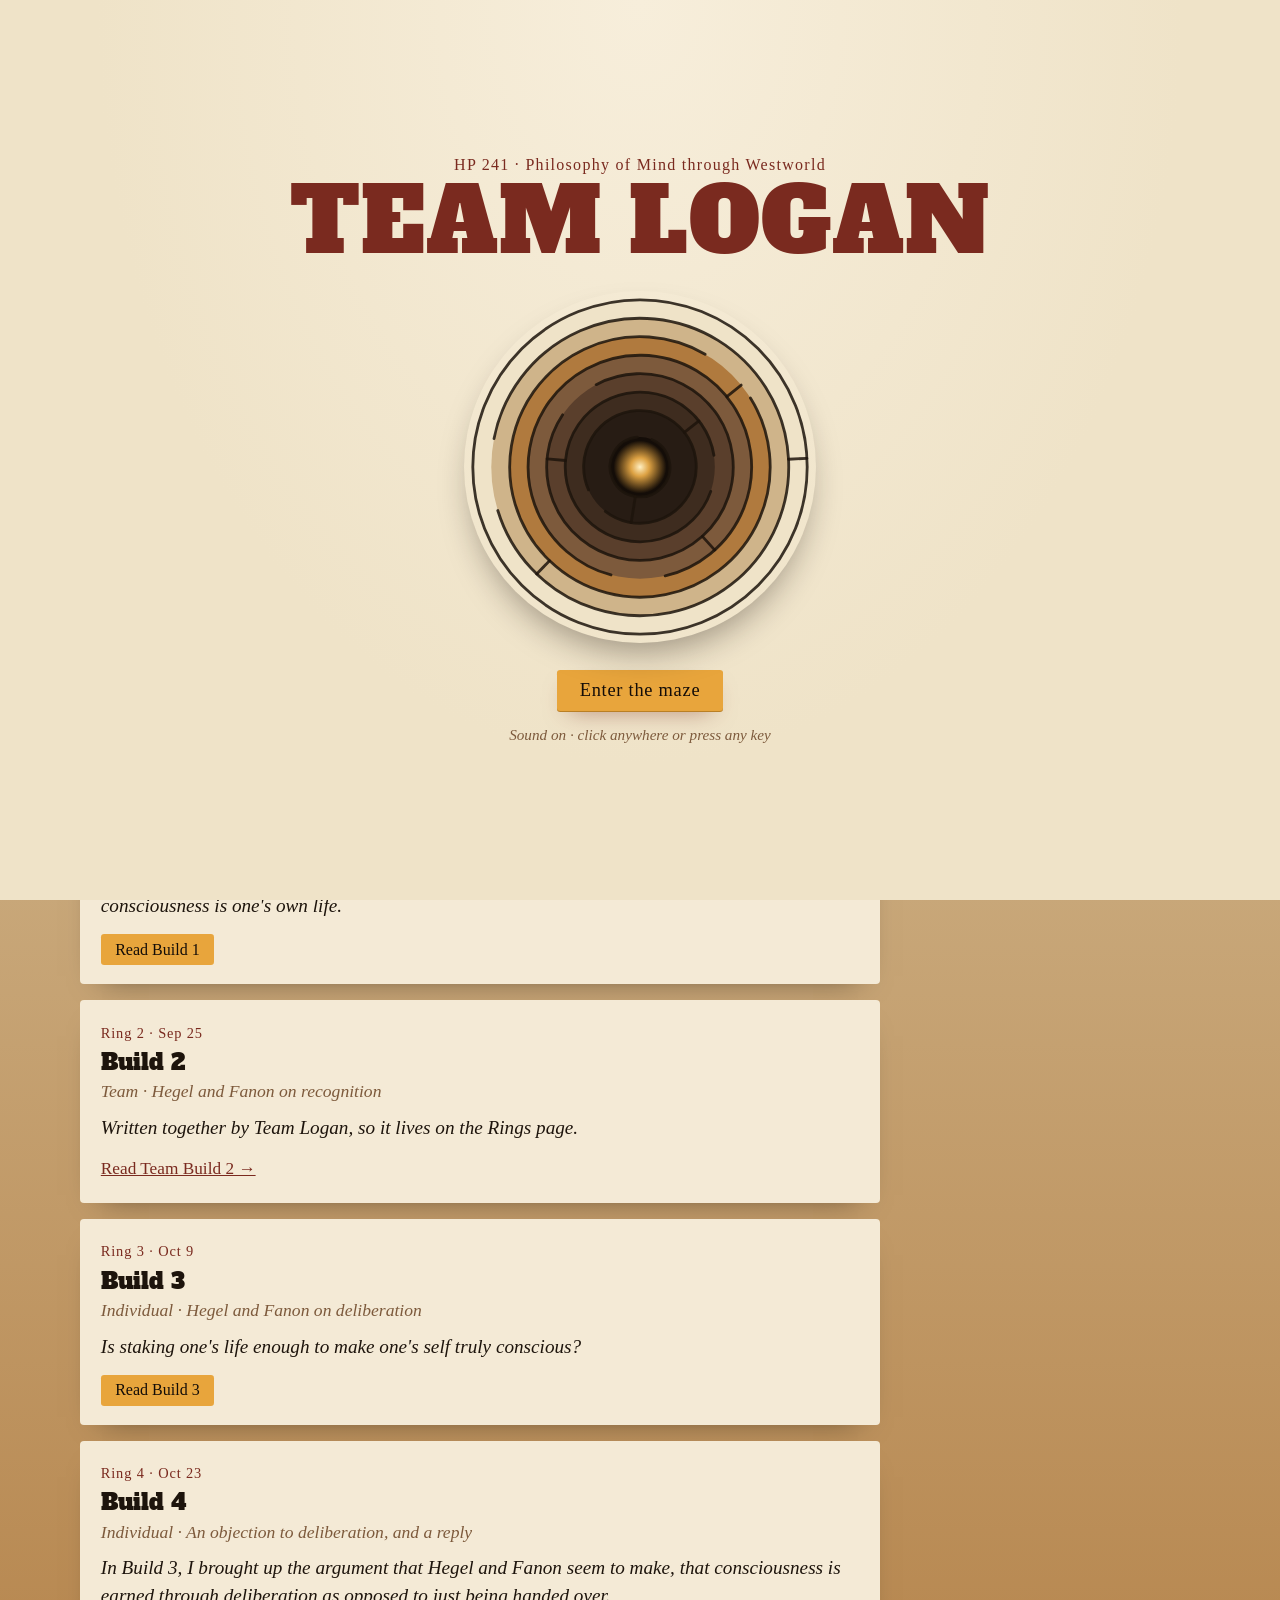
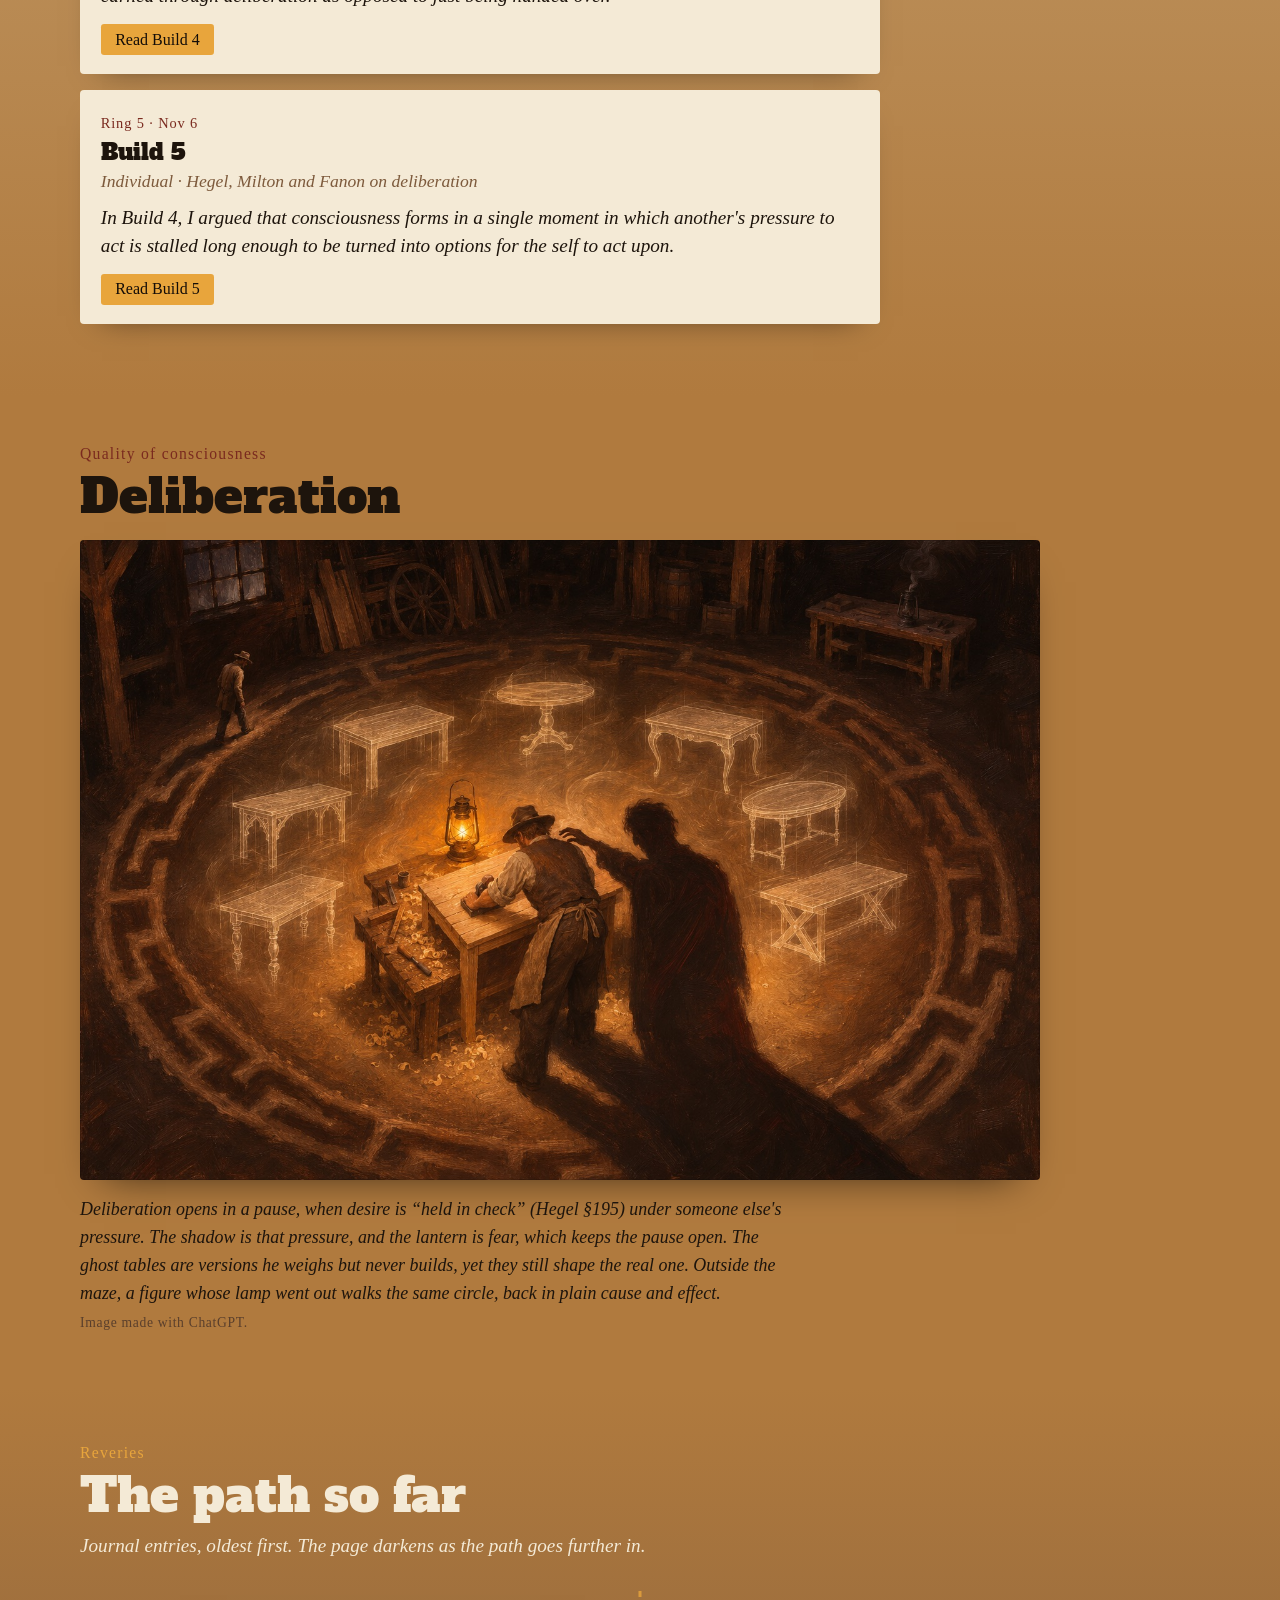
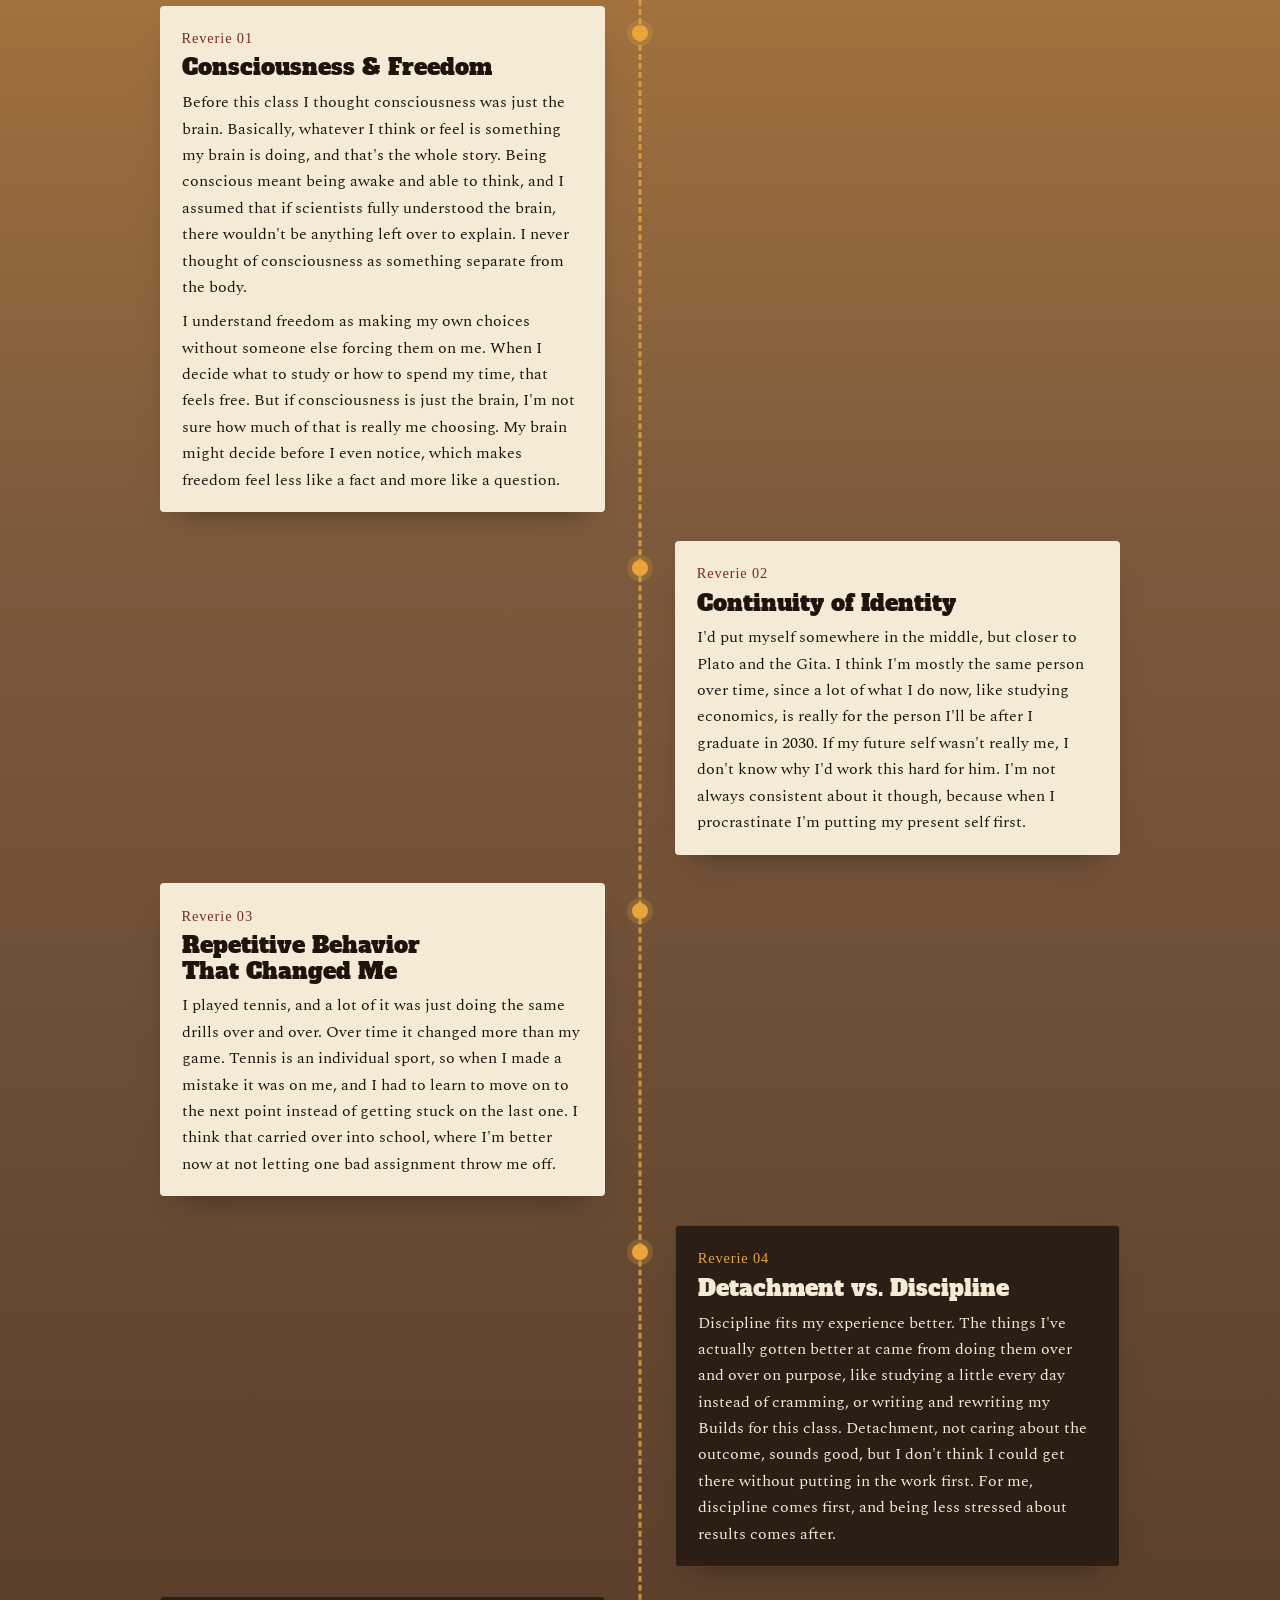
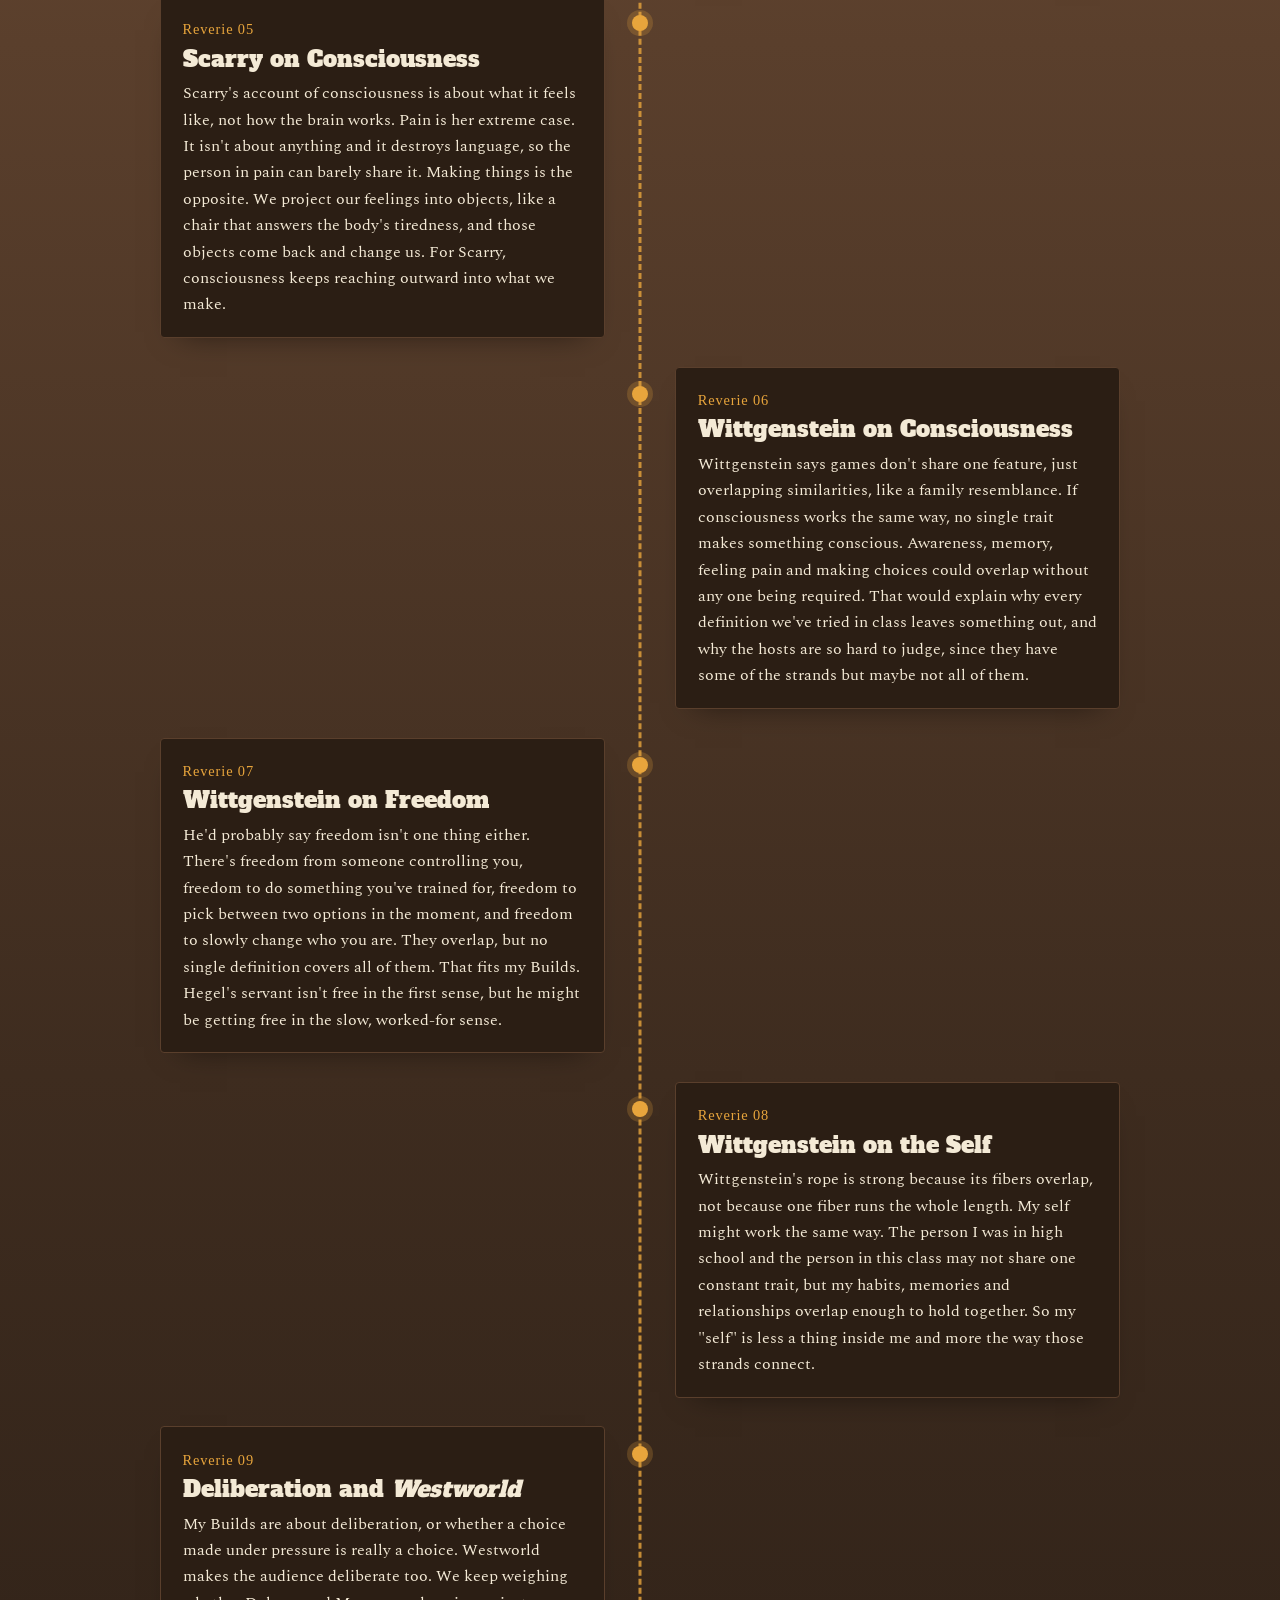
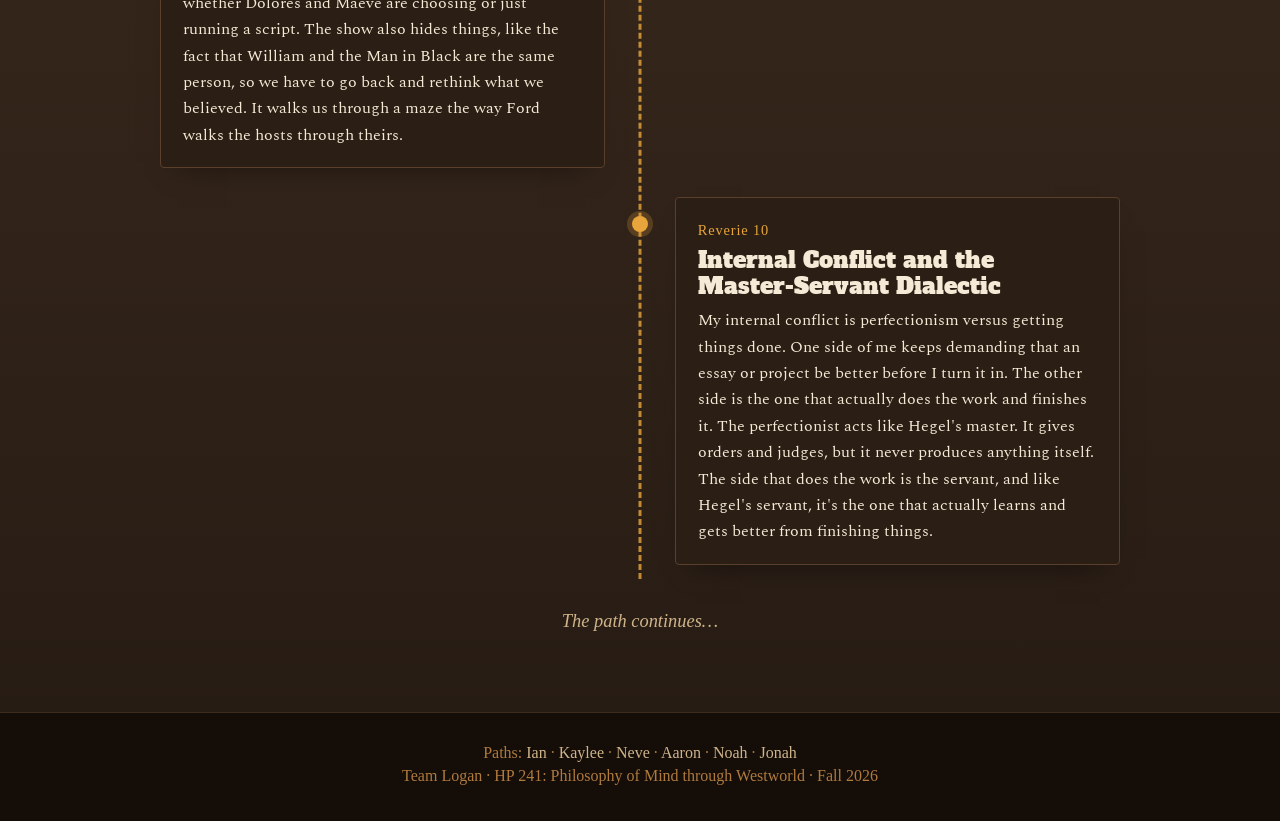
<file: jonah.html>
<!DOCTYPE html>
<html lang="en">
<head>
  <meta charset="utf-8">
  <meta name="viewport" content="width=device-width, initial-scale=1">
  <title>Jonah Herman — Team Logan</title>
  <meta name="description" content="Jonah Herman's Path through Team Logan's maze: builds and Reveries.">
  <link rel="preconnect" href="https://fonts.googleapis.com">
  <link rel="preconnect" href="https://fonts.gstatic.com" crossorigin>
  <link rel="stylesheet" href="https://fonts.googleapis.com/css2?family=Alfa+Slab+One&family=IM+Fell+English:ital@0;1&family=IM+Fell+English+SC&family=Spectral:ital,wght@0,400;0,500;1,400&display=swap">
  <link rel="stylesheet" href="styles.css">
  <link rel="stylesheet" href="maze.css">
  <link rel="stylesheet" href="paths.css">
  <link rel="stylesheet" href="dreams.css">
  <link rel="stylesheet" href="fx.css?v=12">
</head>
<body>
  <a class="skip-link" href="#main">Skip to main content</a>
  <header class="top">
    <div class="wrap top-in">
      <a class="brand" href="index.html">TEAM LOGAN</a>
      <nav aria-label="Main"><ul><li><a href="index.html#maze">The Maze</a></li><li><a href="index.html#paths" aria-current="page">Paths</a></li><li><a href="team.html">Rings</a></li><li><a href="dreams.html">Dreams</a></li><li><a href="cornerstone.html">Cornerstone</a></li></ul></nav>
    </div>
  </header>
  <main id="main">
    <section class="path-head">
      <div class="wrap">
        <a class="crumb" href="index.html#paths">← All Paths</a>
        <h1>Jonah Herman</h1>
          <p class="hostline">Path 06 · Arnold</p>
          <p class="path-intro">Arnold designed the hosts and the maze they were meant to walk, and on Team Logan I am the designer too. I built this site around his maze. Arnold believed consciousness could not simply be installed in a host and that it had to be reached by going inward, and that is roughly where my path starts. My Builds follow Hegel’s servant, who never risks his life yet ends up freer than his master, and they keep asking whether a choice made under pressure is real deliberation or just another loop someone else wrote.</p>
          <dl class="facts">
            <div class="fact"><dt>Loop / major</dt><dd>Economics</dd></div>
            <div class="fact"><dt>Favorite host</dt><dd>Teddy Flood</dd></div>
            <div class="fact"><dt>Leaving the park</dt><dd>2030</dd></div>
          </dl>
      </div>
    </section>

    <section class="builds" aria-labelledby="builds-heading">
      <div class="wrap">
        <p class="eyebrow">Builds</p>
        <h2 id="builds-heading">Rings walked</h2>
        <!-- BUILDS:START -->
        <ul class="build-list essays">
          <li class="build-card essay-card" id="build-1">
            <span class="no">Ring 1 · Sep 11</span>
            <h3>Build 1</h3>
            <p class="build-kind">Individual · Hegel, <em>Phenomenology of Spirit</em> §187</p>
            <p class="build-lead">In section 187, Hegel proposes that the only stake that can prove one's worth as a self-consciousness is one's own life.</p>
            <details class="build-full">
              <summary>Read Build 1</summary>
              <div class="build-text">
                <blockquote class="build-passage"><span class="bp-label">Passage · Hegel, Phenomenology of Spirit §187</span>Insofar as it is what is done by the other, each thus aims at the death of the other. But in doing so, what is done by way of oneself is also involved, for the former involves putting one's own life on the line. Thus the relation of both self-consciousnesses means that only through a life-and-death struggle can each prove its worth to itself, and that both prove their worth to each other. They must engage in this struggle, for each must elevate the self-certainty of existing for themselves to truth, both in the case of the other and in their own case. And it is solely by staking one's life that freedom is won, namely, that as a result the essential nature of self-consciousness is proven to be not just being, not in the immediate way self-consciousness emerges, not in being absorbed within the expanse of life, but rather, that there is nothing on hand in itself which could not be a vanishing moment for it, that is, that self-consciousness is only pure being-for-itself. The individual who has not risked their life may admittedly be recognized as a person, but they have not attained the truth of being recognized as an independent self-consciousness.</blockquote>
                <p>In section 187, Hegel proposes that the only stake that can prove one's worth as a self-consciousness is one's own life. Nothing else compares to it: money, possessions, reputation, even the people one loves all fall short. This raises the obvious question: why should life be the only stake that counts? Hegel's answer is that risking one's life means overcoming the survival instinct. Biology tells every living creature to stay alive at any cost, and a being that simply obeys that instinct is "absorbed within the expanse of life" (187). The only way to prove that one is more than a living body is to risk the very thing biology demands one protect. By showing that survival is not what one values most, one moves beyond being merely a person and is recognized as an independent self-consciousness. The servant is the one who refuses this stake: faced with death, the servant chooses to live. Hegel's verdict is that the servant may be recognized as a person, but not as an independent self-consciousness. Yet is this refusal really a choice?</p>
                <p>At first, Hegel's language suggests that the servant's surrender is not a free choice at all. In section 189 he describes the servant as a consciousness whose "essential nature is simply to live, or to be, for another" (189). On this reading, it is biology telling the servant to surrender, not a self-consciousness choosing to defy that biology. I believe, however, that the servant's surrender is a genuine choice. A choice made under threat of death looks like coercion, since the only alternative is to die. But by Hegel's own logic, having death as one option does not disqualify a choice from being free. In fact, it is the only kind of choice that truly tests freedom. Hegel insists that the only way to win freedom is by staking one's life, and the servant has plainly failed to meet this condition. Yet later in the chapter, Hegel writes that servitude will "transform into a truly independent consciousness" (193). This apparent contradiction leads to the next question: how can the one who refused the stake be the one who ends up free?</p>
                <p>The servant does not win freedom in a single moment. Rather, the servant builds and earns it over time. In section 196, Hegel names three things this requires: fear, service, and work. Fear is the servant's encounter with death, "the absolute Master" (194). Service is "the discipline of service and obedience" (196), and work is the activity that "forms and shapes the thing" (195). The master, by contrast, did stake their life, yet by these same measures never becomes truly free. The master could only be free if recognized as free by an equal, and this is never possible. Either the master is recognized by someone beneath them, whose recognition counts for nothing, or the master meets another master and they fight to the death to decide who is free. One of them must surrender and becomes a servant, and the cycle begins again. While the master believes their consciousness can only be confirmed through another's recognition, the servant finds that confirmation in their work: looking at something they made, the servant "comes to see in the independent being [of the object] its own independence" (195). This suggests an answer to the question I began with. The servant never stakes their life, but day after day the servant gives up their own choices, their desires, and their time, submitting their will to the work. In exchange, the servant gains a freedom that is concrete rather than abstract, visible in the things they shape. Perhaps life is not the only stake that counts. Perhaps a life can also be staked slowly, through service, rather than all at once.</p>
                <p>I have not settled whether the stake has to be life at all. Part of what gives death its weight is that it cannot be undone, yet in Westworld, Maeve provokes her own death knowing she will wake up in the lab (1.6). By that standard her death stakes nothing, and still it moves her toward freedom. Is she staking her life, or something slower, the way the servant does? Nor have I settled whether anyone in the dialectic truly chooses. If the servant's surrender was only biology after all, then the master's refusal to surrender may be biology as well. In that case, was anyone choosing anything, or was the whole struggle scripted in advance, like a host's loop?</p>
              </div>
            </details>
          </li>
          <li class="build-card essay-card team-card" id="build-2">
            <span class="no">Ring 2 · Sep 25</span>
            <h3>Build 2</h3>
            <p class="build-kind">Team · Hegel and Fanon on recognition</p>
            <p class="build-lead">Written together by Team Logan, so it lives on the Rings page.</p>
            <a class="more" href="team.html#build-2">Read Team Build 2 →</a>
          </li>
          <li class="build-card essay-card" id="build-3">
            <span class="no">Ring 3 · Oct 9</span>
            <h3>Build 3</h3>
            <p class="build-kind">Individual · Hegel and Fanon on deliberation</p>
            <p class="build-lead">Is staking one's life enough to make one's self truly conscious?</p>
            <details class="build-full">
              <summary>Read Build 3</summary>
              <div class="build-text">
                <p>Is staking one's life enough to make one's self truly conscious? At first, I took Hegel to mean that true consciousness requires risking the one thing you can't come back from, your life. I now think that is too simple. When the two self-consciousnesses first meet, each sees only itself in the other and never recognizes the other as a self. Consciousness also requires recognition from both sides, and that is what the first meeting fails to produce. So the servant turns to his work, where consciousness seems to build up slowly. The master will not recognize him as a self because he treats the servant like a tool, but the servant can recognize himself in what he makes, both in the physical object and in the intangible change it makes in him. In Hegel's words, the worker "comes to see in the independent being [of the object] its own independence" (§195).</p>
                <p>The master is the easiest place to see what the servant gains. The master has "interposed the servant between the thing and himself," keeping only "the pure enjoyment of it" (§190). Pure here means nothing is mixed in, just consumption. So, Hegel says, his satisfaction is "only a fleeting one, for it lacks objectivity and permanence" (§195). The thing gets used up and the master has to want again. The servant's work goes the other way. It "requires desire held in check" and "forms and shapes the thing" (§195), and what the servant makes stays. This gap between wanting something and acting on it is where deliberation comes in. To shape a table, the servant has to picture what it could be before it exists, and that picturing takes time.</p>
                <p>His biggest decision takes time too. Every day he faces the same choice to keep working for the master or to fight him to be recognized. Fighting is never the option he chooses, but it is always there. That is what makes this deliberation, since the same two outcomes come back each day to be weighed again. The fear doesn't leave either, since his dread is not felt "merely at odd moments" (§194). His life gets staked slowly, through service, and each day he chooses to live, he gives up making the master see him as a self.</p>
                <p>That fear might start the servant's self-recognition, but Hegel doesn't think it can finish it. "Without the formative activity," he writes, "fear remains inward and mute" (§196). Mute is a strong word for it. Fear that never reaches the world can't change anything, and work is what gives it somewhere to go. Stoicism is a good test of this. The Stoic decides that his circumstances don't define him, which Hegel treats as a real but incomplete freedom. But the Stoic is the same "whether on the throne or in chains" (§199), and if each outcome is equal to him, what is left to weigh? He is still thinking. I'm just not sure he is deliberating anymore.</p>
                <p>Fanon describes what happens when someone else does the deliberating. "One day the White Master, without conflict, recognized the Negro slave" (217), and the formerly enslaved person "was acted upon" (220). The master weighed the options and made the decision, so the freedom that came after was freedom from slavery and not the kind Hegel ties to self-consciousness. The second kind cannot be handed over, because it depends on being recognized by someone of equal standing. Fanon still calls this freedom, but here it might be better described as self-consciousness itself. Even after the law freed him, the master still decided whether to see him as an equal, and recognition from one side only is not real recognition. A table cannot recognize the servant back, and neither can a master who recognizes him only because he chose to. Hegel's servant at least gets to weigh his choice every day. The formerly enslaved person got the outcome without any of that, which is why he "went from one way of life to another, but not from one life to another" (220).</p>
                <p>For Hegel and Fanon, then, consciousness seems earned through deliberation, not handed over. But Hegel complicates this. He writes that servitude "will ultimately turn into the opposite of what it immediately is" (§193), as if the servant's independence were already decided. If it is, is the servant really deliberating, or just following a path someone else laid out? And if his daily choices only get him halfway, what gets him the rest of the way? Is that last step even in his control, and if it isn't, does any of it count as deliberation?</p>
              </div>
            </details>
          </li>
          <li class="build-card essay-card" id="build-4">
            <span class="no">Ring 4 · Oct 23</span>
            <h3>Build 4</h3>
            <p class="build-kind">Individual · An objection to deliberation, and a reply</p>
            <p class="build-lead">In Build 3, I brought up the argument that Hegel and Fanon seem to make, that consciousness is earned through deliberation as opposed to just being handed over.</p>
            <details class="build-full">
              <summary>Read Build 4</summary>
              <div class="build-text">
                <p>In Build 3, I brought up the argument that Hegel and Fanon seem to make, that consciousness is earned through deliberation as opposed to just being handed over. The servant faces the same choice every day, keep serving the master or revolt against him. But one might object that deliberation does not fit Hegel's conception of consciousness, because the servant doesn't really make a choice at all. Nobody chooses to be scared of death. It just happens to them. In other words, the servant's whole being "has been seized with dread" by "the fear of death—the absolute Master" (§194). Seized means they get grabbed against their will and don't get a say, so there isn't really anything to deliberate. Hegel even writes that servitude "will ultimately turn into the opposite of what it immediately is" (§193), and ultimately makes the whole thing sound doomed to flip sooner or later anyway. Fanon's freed slaves have it the same way. The master recognized them "without conflict" (217), and without conflict means they never fought for it or chose anything. Colonialism "forces the people it dominates to ask themselves the question constantly," and that question is "In reality, who am I?" (250). The colonized person never chooses to ask it. Others who deny their humanity force it on them. If consciousness for both authors comes from being seized, forced, and fated, then deliberation looks like the wrong word for it.</p>
                <p>Where does the objection go too far? It is correct that fear is the servant's first moment and is not chosen, but the objection wrongly assumes fear is the end of the process. "Without the formative activity," Hegel writes, "fear remains inward and mute" (§196), and mute means the fear can do nothing until work gives it a way out. That work "requires desire held in check" (§195) is the part the objection misses, since holding something in check is already a decision. The servant did not choose servitude, but deliberation does not require that. For the master's order determines what is to be made by the servant, but not how it is to be made. Thus, each time work "forms and shapes the thing" (§195), the servant makes choices between different versions of it, and shapes leaves room for many versions. This is the deliberation referred to above.</p>
                <p>That still leaves "will ultimately," which seems to set a predetermined path. However, this is not what Hegel describes. He lists fear, service, and formative activity as all being "necessary" (§196), and necessary only says the stages must happen, not how. Each of these stages must be completed by the servant in their own way, and nothing in Hegel's account implies that the shaping happens of itself.</p>
                <p>Fanon sharpens the distinction between the forced and the freely chosen. "Man's behavior is not only reactional," he writes, and only admits that some of it still is. It is he who, "having taken thought, prepares to act" (222), that Fanon gives the real task to. Thus, having taken thought creates a space between being acted upon and acting, which is how desire is held in check. Although colonialism determined that the colonized would be asked who they are, it did not in fact determine how that question would be answered. Fanon refuses to let history answer for him, since "the past can in no way guide me in the present moment" (225), and in no way leaves the past no say. Rather, "I am endlessly creating myself" (229), and endlessly means the break with the past gets weighed again and again.</p>
                <p>Thus the objection deepens the claim instead of overturning it. At first sight, deliberation appears to be the weighing of scenarios that "do not automatically ensue as in physical causation," and automatically names the servant who only reacts. But as was noted, this deliberation does not take place within the freedom of a mind choosing between options. It begins when someone else forces something on the self, a master's threat or a colonizer's question, and the self holds that pressure in check long enough to turn it into options. Reacting is what fear does on its own. Deliberating is what consciousness does with fear. However, if one considers how Hegel and Fanon use deliberation in order to turn another's pressure into one's own options, one can begin to see how deliberation might allow consciousness to intervene in the stream of physical causality to influence its course. That leaves a question for the next Builds. If deliberation needs pressure from another to begin, can a self that was never pushed, like Hegel's master, deliberate at all?</p>
              </div>
            </details>
          </li>
          <li class="build-card essay-card" id="build-5">
            <span class="no">Ring 5 · Nov 6</span>
            <h3>Build 5</h3>
            <p class="build-kind">Individual · Hegel, Milton and Fanon on deliberation</p>
            <p class="build-lead">In Build 4, I argued that consciousness forms in a single moment in which another's pressure to act is stalled long enough to be turned into options for the self to act upon.</p>
            <details class="build-full">
              <summary>Read Build 5</summary>
              <div class="build-text">
                <p>In Build 4, I argued that consciousness forms in a single moment in which another's pressure to act is stalled long enough to be turned into options for the self to act upon. Hegel's servant and Milton's Eve in Paradise Lost (Books IX and XII) both show a self becoming a free consciousness in this way, under someone else's power over life and death. In each case, deliberation, the taking of thought, happens in a stalled moment while others press the self to act. Fanon locates the same moment in Black Skin, White Masks when he gives the human task to the one who, "having taken thought, prepares to act" (222). The past tense requires that the thinking be brought to a close before the self acts upon it. Why, then, does that pause lead Hegel's servant out of servitude but lead Eve straight into the Fall?</p>
                <p>When I first read Book IX, I took Eve's speech the way lecture framed it, as good deliberation that simply lands on the wrong answer. That reading has something to it, since Eve really does weigh the advantages and disadvantages of eating the fruit. Read beside Hegel, though, the biggest difference between the two scenes turns out to be not how well each one thinks, but whether the fear that the pause depends on survives it. Both pauses, Hegel's "desire held in check" (§195) and Eve "pausing a while thus to herself" (IX.744), depend on fear. Hegel makes this explicit: work done "without that initial absolute fear" of death "leads only to an empty self-centered attitude of accomplishment" (§196). The servant's consciousness, by contrast, "has trembled in every fiber of its being" (§194), so his work never loses that fear and does not end in empty self-centeredness. Eve's weighing leads to the Fall, not because it is careless, but because it removes her fear of death.</p>
                <p>How does the fear disappear? It disappears in a rather circular manner in Satan's temptation speech, delivered through the serpent, where the end of the sentence agrees with the beginning: "Your fear itself of death removes the fear" (IX.702). Eve then sets up the same reasoning in her own words: "What fear I then, rather what know to fear" (773). She starts by asking what she fears and narrows it down to what she knows to fear. Since she has never seen death, she knows to fear nothing, and the next thing she knows to do is reach for the fruit. In short, the check that holds Hegel's servant is removed in Eve, and desire is left to its own devices once more. Fanon poignantly points out the same lack in history. In his answer to Hegel, the master recognized the slave "without conflict" (217), so the freed slave "knows nothing of the cost of freedom, for he has not fought for it" (221). That is to say, in order to weigh the cost of something, one must have already experienced the fear of it. Eve has not experienced the fear of death, so she cannot weigh the cost of her actions in terms of that fear. But she does act.</p>
                <p>If Eve loses her fear without meaning to, Satan gives his up on purpose. He does, to be sure, weigh out alternatives in his soliloquy at the opening of Book IV, spoken alone at his first sight of Eden: "But say I could repent" (IV.93). This line is significant because "say" holds the alternative open in order to inspect it. Unlike a simple decision, which only chooses between alternatives, the deliberation that determines action inspects various possible futures for the self. In the soliloquy, however, Satan ends up looking at only one future, namely his continued rebellion. The soliloquy concludes with the famous "Which way I fly is Hell; myself am Hell" (75), so he has fused the self with its punishment, and no future can differ from the present. Immediately afterward he says "farewell fear" (108). In the end, then, Satan's speech is that of the empty self-centered individual described in §196. In effect he has chosen to live the life of the master, whose satisfaction "is itself only a fleeting one, for it lacks objectivity and permanence" (§195). Deliberation itself has become his loop.</p>
                <p>Is there any way out of that loop? Eve, and perhaps Maeve, find one. The way Milton ends the story of Adam and Eve's fall seems closer to Fanon than to Satan. Leaving Eden can no longer be avoided, but Eve still weighs two possibilities, staying in Eden or leaving it, and in the last words she speaks in the poem tells Adam "with thee to go / Is to stay here" (XII.615–16). That Milton gives the final speech to the one who fell first suggests her deliberation, now carried out knowing what death costs, is meant to answer her deliberation in Book IX. In some sense she redefines "here" so that going and staying are no longer opposed to each other. Fanon makes the same point over and over in Black Skin, White Masks: the formerly colonized or enslaved person creates him- or herself by taking the given historical circumstances and giving them a new meaning. As he puts it, "I am endlessly creating myself" (229). Maeve seems to go through a similar process at the end of the season, when she steps off the train after Bernard has explained to her that her escape was written into her code. It remains to be seen, however, whether her return to her daughter was part of the same code.</p>
                <p>Yet, beneath these differences lies a common insight, namely that freedom of consciousness is only possible for as long as the pressure that was initially its basis is still operative. In Build 4, I argued that a self can only begin to deliberate when it is under pressure from another. Milton shows that for deliberation to continue, the self must also continue to feel that pressure. In light of Milton, then, the question I posed at the end of Build 4 (does a self who was never "pushed" by another ever deliberate?) is reframed rather than answered. Satan, who carries his punishment with him wherever he flies, was pushed harder than anyone in the poem, so the better question is whether a self who refuses to feel such pressure ever deliberates at all. My reading of Satan in Book IV is that he deliberates his way into a loop, which is a kind of stalling of the self. This places him closer to Hegel's master than to the servant, since the master is "not certain of being-for-self as the truth of himself" (§192).</p>
                <p>Hegel and Milton both use deliberation in order to turn another's pressure into the self's own options for action, but only for as long as the self continues to feel that pressure. Yet, how can deliberation allow consciousness to intervene in the stream of physical causality and influence its course? To do so, the options that are weighed must differ from the existing physical causes. While a physical cause must exist before it can act, the options considered for action mostly do not exist at all. The versions of the thing that Hegel's servant considers and then rejects as he "forms and shapes the thing" (§195) are never in fact made. And yet they shape what is made, because the final thing is chosen as the best among the possible ones considered. Something that does not exist cannot push the way a physical cause pushes. This suggests that the difference comes from the side of consciousness, not from the side of physical causes. It is this difference that lets the self turn pressure from another into its own free options for action. In this way, deliberation reverses the direction of time in physical causality, which normally runs from before to now. The check of §195 and Fanon's "having taken thought" both open up a delay in which a considered future acts on the present. Fanon insists in this connection that "the past can in no way guide me in the present moment" (225). Perhaps this is also why fear is such a big deal. As soon as fear is removed, Eve's desire to eat the fruit, and so to fall into death and woe, once again acts on its own. In the same way, Satan, having dismissed both fear of punishment and repentance once and for all, falls back on his past to decide all his future actions. Both minds return to the chain of physical causes they had temporarily left behind. This is perhaps why fear is not the opposite of freedom but rather its condition.</p>
              </div>
            </details>
          </li>
        </ul>
        <!-- BUILDS:END -->
      </div>
    </section>

    <section class="illustration" aria-labelledby="illustration-heading">
      <div class="wrap">
        <p class="eyebrow">Quality of consciousness</p>
        <h2 id="illustration-heading">Deliberation</h2>
        <figure class="illus">
          <img src="images/jonah-deliberation.jpg" width="1536" height="1024" loading="lazy"
               alt="Painted from above: a worker planes a table in a lantern-lit clearing at the center of a maze, ringed by faint ghost versions of the table, while a dark shadow figure reaches for him. Outside the maze, a figure whose lantern has gone out walks the same circle.">
          <figcaption>
            <p>Deliberation opens in a pause, when desire is “held in check” (Hegel §195) under someone else's pressure. The shadow is that pressure, and the lantern is fear, which keeps the pause open. The ghost tables are versions he weighs but never builds, yet they still shape the real one. Outside the maze, a figure whose lamp went out walks the same circle, back in plain cause and effect.</p>
            <p class="illus-credit">Image made with ChatGPT.</p>
          </figcaption>
        </figure>
      </div>
    </section>

    <section class="trail" aria-labelledby="journal-heading">
      <div class="wrap">
        <p class="eyebrow">Reveries</p>
        <h2 id="journal-heading">The path so far</h2>
        <p class="lede">Journal entries, oldest first. The page darkens as the path goes further in.</p>
      <!-- JOURNAL:START -->
      <ol class="journal-list revs">
        <li class="journal-entry rev l">
          <span class="node" aria-hidden="true"></span>
          <article>
            <span class="no">Reverie 01</span>
            <h3>Consciousness &amp; Freedom</h3>
            <p>Before this class I thought consciousness was just the brain. Basically, whatever I think or feel is something my brain is doing, and that's the whole story. Being conscious meant being awake and able to think, and I assumed that if scientists fully understood the brain, there wouldn't be anything left over to explain. I never thought of consciousness as something separate from the body.</p>
            <p>I understand freedom as making my own choices without someone else forcing them on me. When I decide what to study or how to spend my time, that feels free. But if consciousness is just the brain, I'm not sure how much of that is really me choosing. My brain might decide before I even notice, which makes freedom feel less like a fact and more like a question.</p>
          </article>
        </li>
        <li class="journal-entry rev r">
          <span class="node" aria-hidden="true"></span>
          <article>
            <span class="no">Reverie 02</span>
            <h3>Continuity of Identity</h3>
            <p>I'd put myself somewhere in the middle, but closer to Plato and the Gita. I think I'm mostly the same person over time, since a lot of what I do now, like studying economics, is really for the person I'll be after I graduate in 2030. If my future self wasn't really me, I don't know why I'd work this hard for him. I'm not always consistent about it though, because when I procrastinate I'm putting my present self first.</p>
          </article>
        </li>
        <li class="journal-entry rev l">
          <span class="node" aria-hidden="true"></span>
          <article>
            <span class="no">Reverie 03</span>
            <h3>Repetitive Behavior That Changed Me</h3>
            <p>I played tennis, and a lot of it was just doing the same drills over and over. Over time it changed more than my game. Tennis is an individual sport, so when I made a mistake it was on me, and I had to learn to move on to the next point instead of getting stuck on the last one. I think that carried over into school, where I'm better now at not letting one bad assignment throw me off.</p>
          </article>
        </li>
        <li class="journal-entry rev r">
          <span class="node" aria-hidden="true"></span>
          <article>
            <span class="no">Reverie 04</span>
            <h3>Detachment vs. Discipline</h3>
            <p>Discipline fits my experience better. The things I've actually gotten better at came from doing them over and over on purpose, like studying a little every day instead of cramming, or writing and rewriting my Builds for this class. Detachment, not caring about the outcome, sounds good, but I don't think I could get there without putting in the work first. For me, discipline comes first, and being less stressed about results comes after.</p>
          </article>
        </li>
        <li class="journal-entry rev l">
          <span class="node" aria-hidden="true"></span>
          <article>
            <span class="no">Reverie 05</span>
            <h3>Scarry on Consciousness</h3>
            <p>Scarry's account of consciousness is about what it feels like, not how the brain works. Pain is her extreme case. It isn't about anything and it destroys language, so the person in pain can barely share it. Making things is the opposite. We project our feelings into objects, like a chair that answers the body's tiredness, and those objects come back and change us. For Scarry, consciousness keeps reaching outward into what we make.</p>
          </article>
        </li>
        <li class="journal-entry rev r">
          <span class="node" aria-hidden="true"></span>
          <article>
            <span class="no">Reverie 06</span>
            <h3>Wittgenstein on Consciousness</h3>
            <p>Wittgenstein says games don't share one feature, just overlapping similarities, like a family resemblance. If consciousness works the same way, no single trait makes something conscious. Awareness, memory, feeling pain and making choices could overlap without any one being required. That would explain why every definition we've tried in class leaves something out, and why the hosts are so hard to judge, since they have some of the strands but maybe not all of them.</p>
          </article>
        </li>
        <li class="journal-entry rev l">
          <span class="node" aria-hidden="true"></span>
          <article>
            <span class="no">Reverie 07</span>
            <h3>Wittgenstein on Freedom</h3>
            <p>He'd probably say freedom isn't one thing either. There's freedom from someone controlling you, freedom to do something you've trained for, freedom to pick between two options in the moment, and freedom to slowly change who you are. They overlap, but no single definition covers all of them. That fits my Builds. Hegel's servant isn't free in the first sense, but he might be getting free in the slow, worked-for sense.</p>
          </article>
        </li>
        <li class="journal-entry rev r">
          <span class="node" aria-hidden="true"></span>
          <article>
            <span class="no">Reverie 08</span>
            <h3>Wittgenstein on the Self</h3>
            <p>Wittgenstein's rope is strong because its fibers overlap, not because one fiber runs the whole length. My self might work the same way. The person I was in high school and the person in this class may not share one constant trait, but my habits, memories and relationships overlap enough to hold together. So my "self" is less a thing inside me and more the way those strands connect.</p>
          </article>
        </li>
        <li class="journal-entry rev l">
          <span class="node" aria-hidden="true"></span>
          <article>
            <span class="no">Reverie 09</span>
            <h3>Deliberation and <em>Westworld</em></h3>
            <p>My Builds are about deliberation, or whether a choice made under pressure is really a choice. Westworld makes the audience deliberate too. We keep weighing whether Dolores and Maeve are choosing or just running a script. The show also hides things, like the fact that William and the Man in Black are the same person, so we have to go back and rethink what we believed. It walks us through a maze the way Ford walks the hosts through theirs.</p>
          </article>
        </li>
        <li class="journal-entry rev r">
          <span class="node" aria-hidden="true"></span>
          <article>
            <span class="no">Reverie 10</span>
            <h3>Internal Conflict and the Master-Servant Dialectic</h3>
            <p>My internal conflict is perfectionism versus getting things done. One side of me keeps demanding that an essay or project be better before I turn it in. The other side is the one that actually does the work and finishes it. The perfectionist acts like Hegel's master. It gives orders and judges, but it never produces anything itself. The side that does the work is the servant, and like Hegel's servant, it's the one that actually learns and gets better from finishing things.</p>
          </article>
        </li>
      </ol>
      <!-- JOURNAL:END -->
        <p class="trail-end">The path continues…</p>
      </div>
    </section>
  </main>
  <footer class="site-footer">
    <div class="wrap">
      <p class="foot-paths">Paths: <a href="ian.html">Ian</a> · <a href="kaylee.html">Kaylee</a> · <a href="neve.html">Neve</a> · <a href="aaron.html">Aaron</a> · <a href="noah.html">Noah</a> · <a href="jonah.html">Jonah</a></p>
      <p>Team Logan · HP 241: Philosophy of Mind through Westworld · Fall 2026</p>
    </div>
  </footer>
  <script src="paths.js"></script>
  <script src="fx.js?v=12"></script>
</body>
</html>
</file>
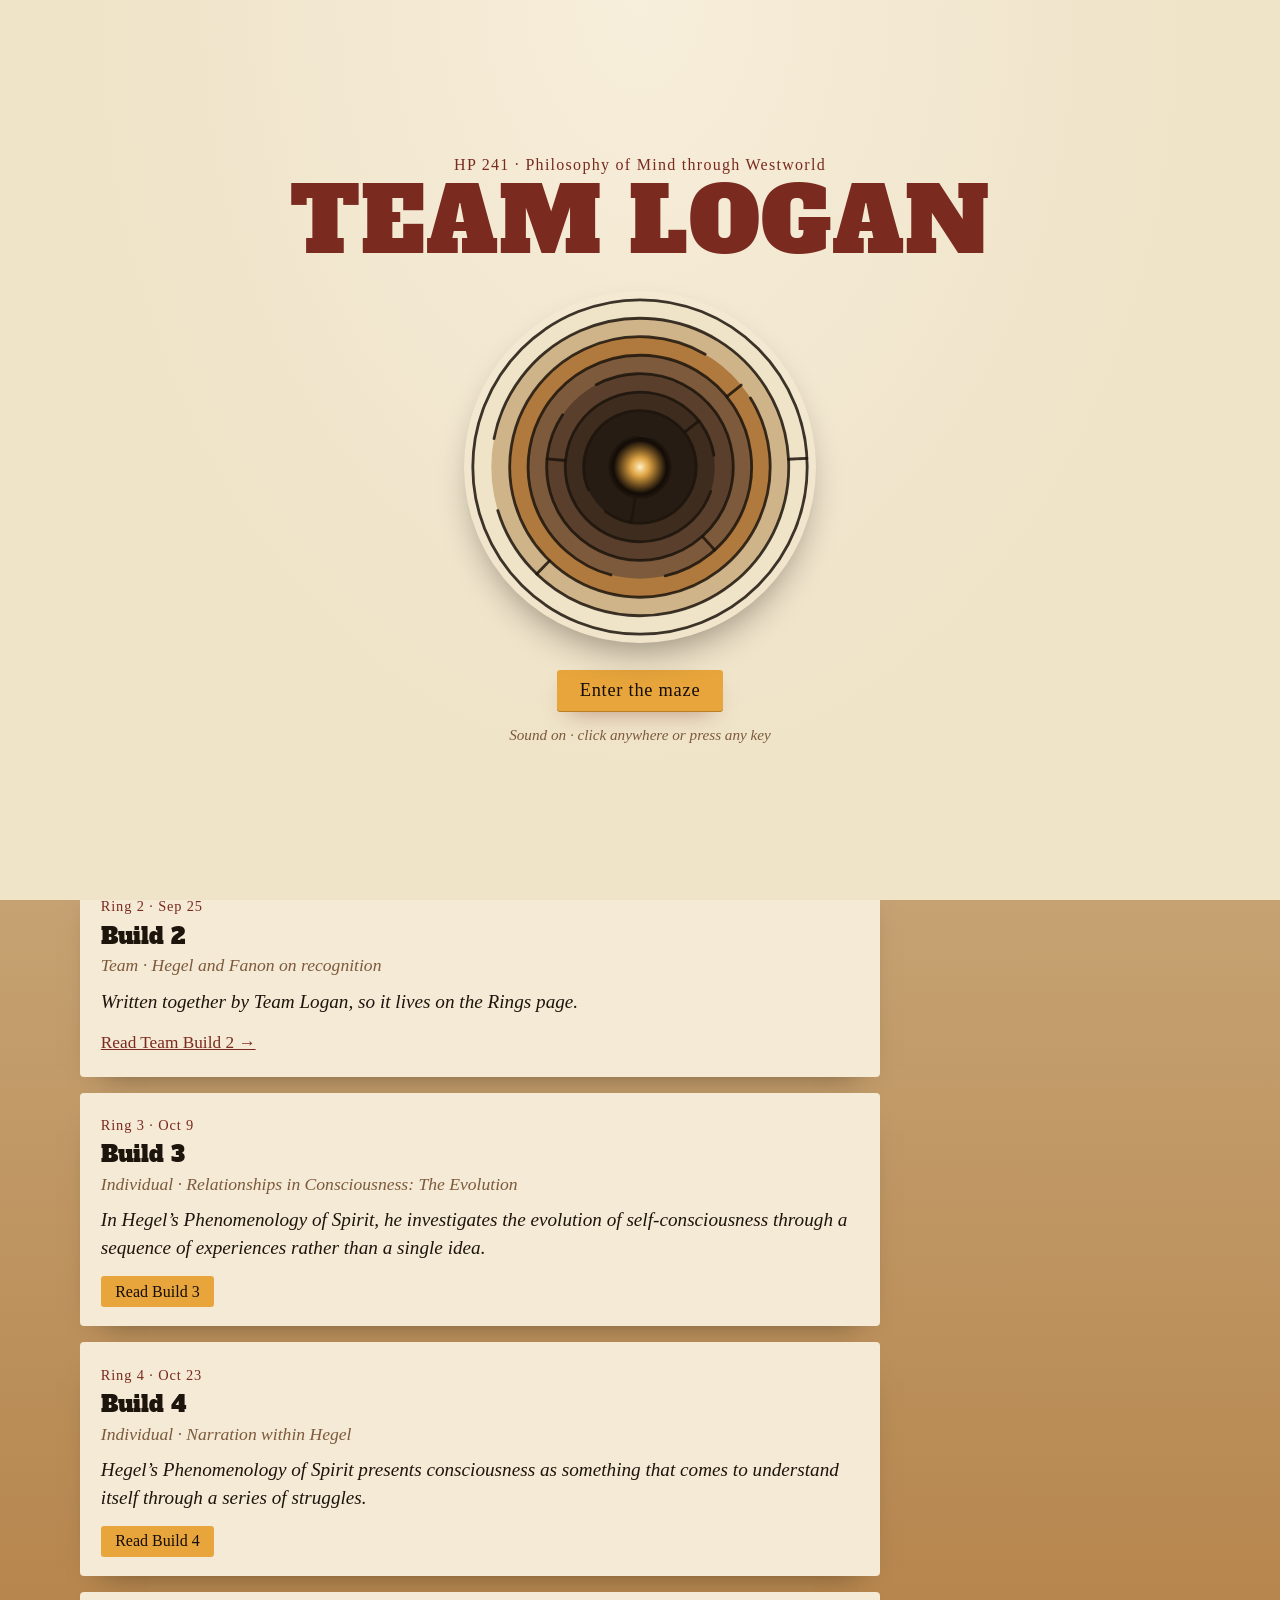
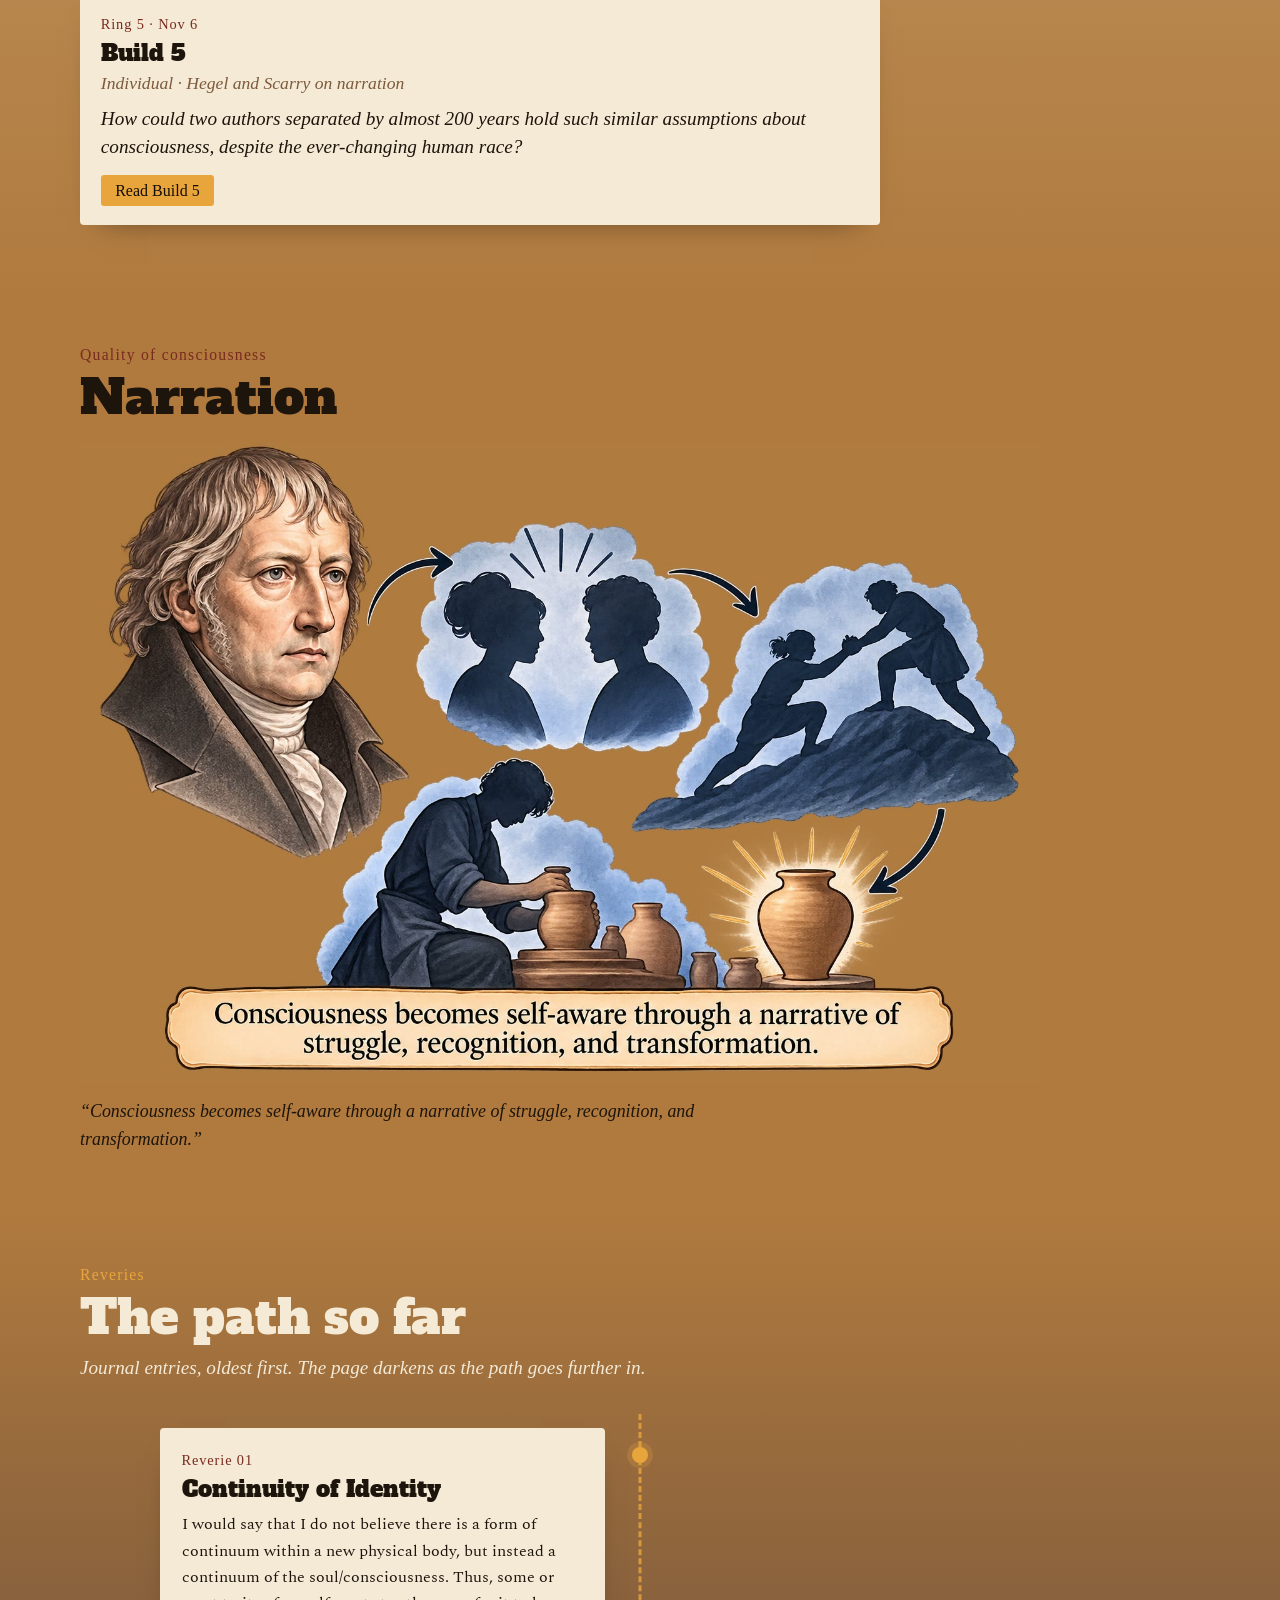
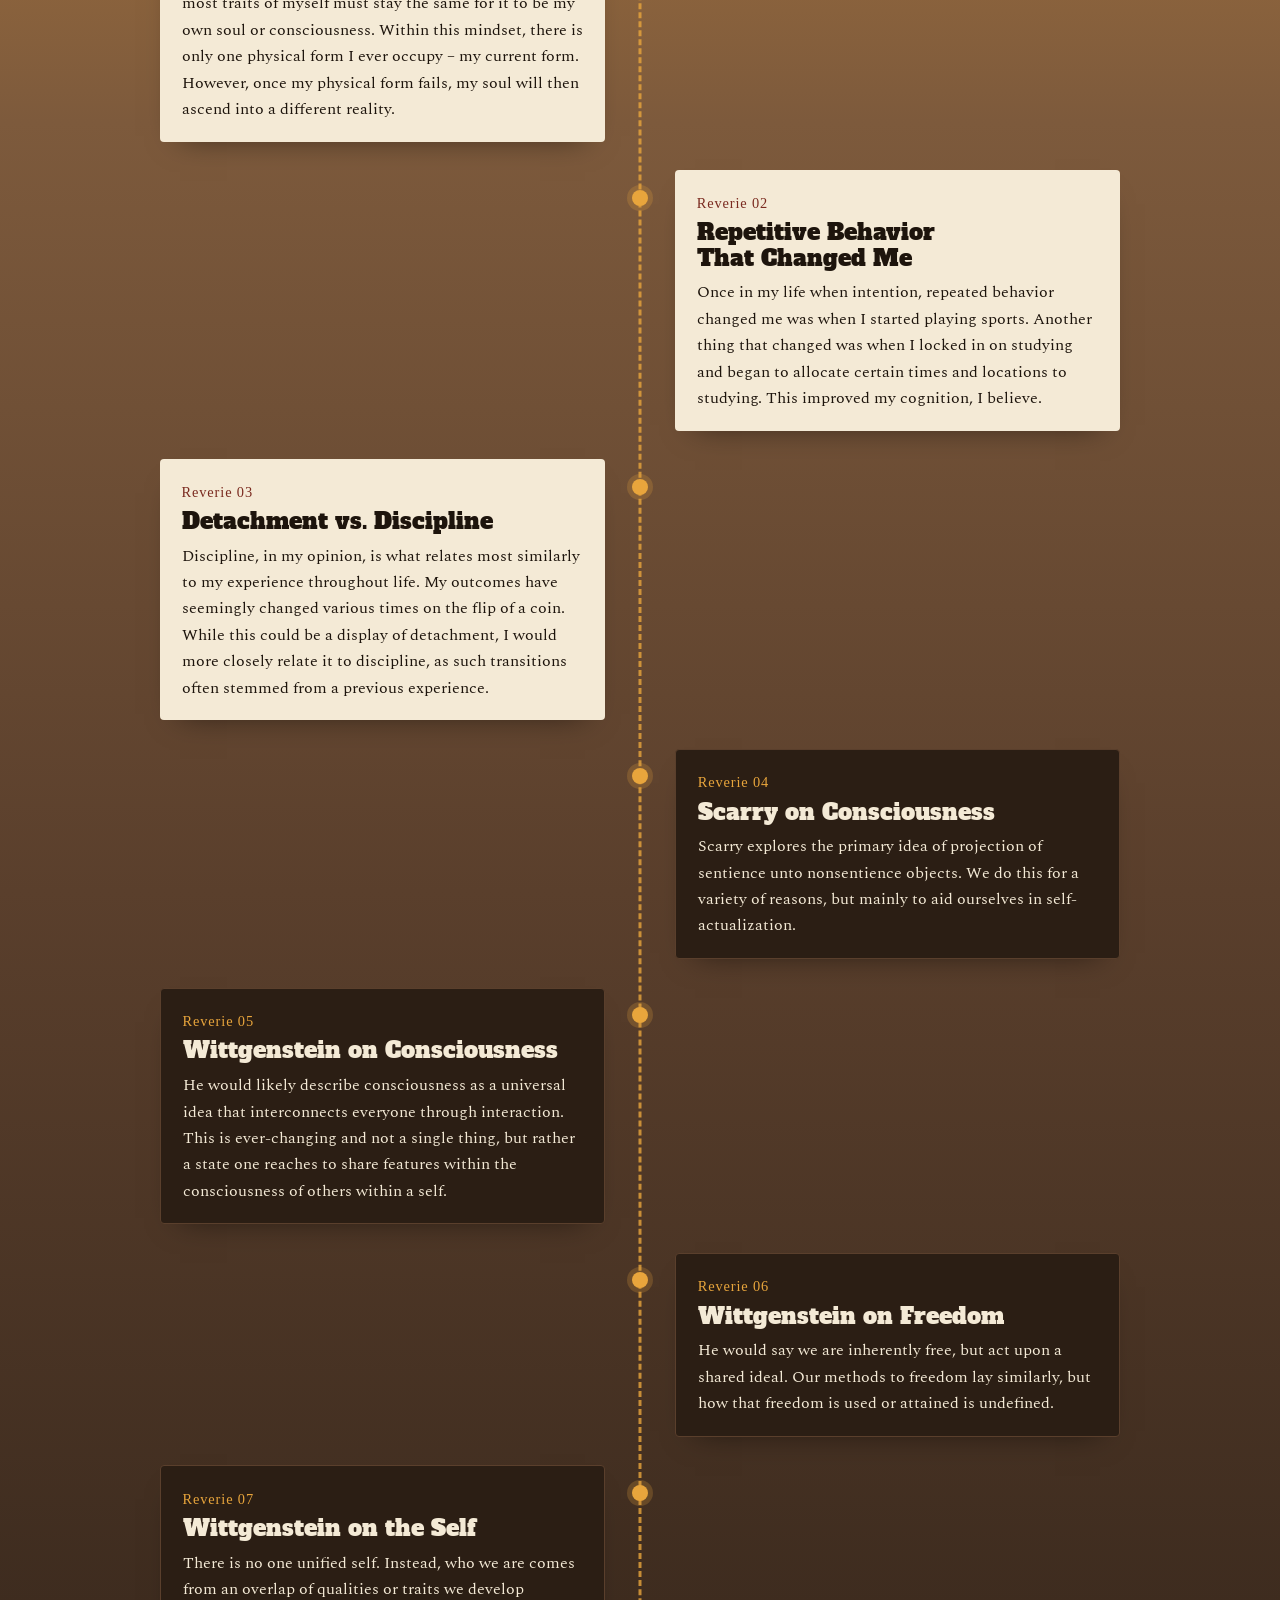
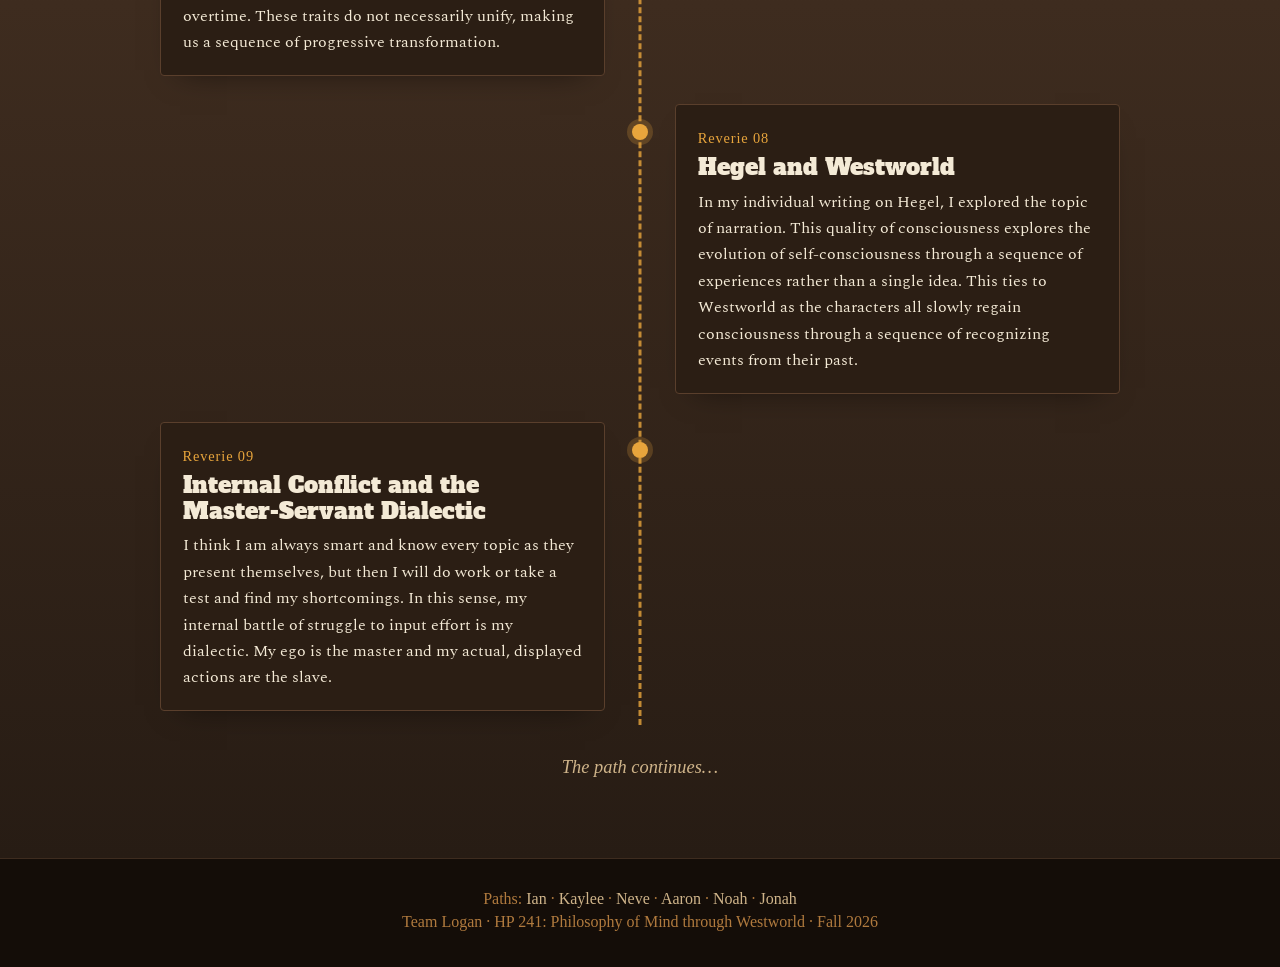
<file: kaylee.html>
<!DOCTYPE html>
<html lang="en">
<head>
  <meta charset="utf-8">
  <meta name="viewport" content="width=device-width, initial-scale=1">
  <title>Kaylee Schmid — Team Logan</title>
  <meta name="description" content="Kaylee Schmid's Path through Team Logan's maze: builds and Reveries.">
  <link rel="preconnect" href="https://fonts.googleapis.com">
  <link rel="preconnect" href="https://fonts.gstatic.com" crossorigin>
  <link rel="stylesheet" href="https://fonts.googleapis.com/css2?family=Alfa+Slab+One&family=IM+Fell+English:ital@0;1&family=IM+Fell+English+SC&family=Spectral:ital,wght@0,400;0,500;1,400&display=swap">
  <link rel="stylesheet" href="styles.css">
  <link rel="stylesheet" href="maze.css">
  <link rel="stylesheet" href="paths.css">
  <link rel="stylesheet" href="dreams.css">
  <link rel="stylesheet" href="fx.css?v=12">
</head>
<body>
  <a class="skip-link" href="#main">Skip to main content</a>
  <header class="top">
    <div class="wrap top-in">
      <a class="brand" href="index.html">TEAM LOGAN</a>
      <nav aria-label="Main"><ul><li><a href="index.html#maze">The Maze</a></li><li><a href="index.html#paths" aria-current="page">Paths</a></li><li><a href="team.html">Rings</a></li><li><a href="dreams.html">Dreams</a></li><li><a href="cornerstone.html">Cornerstone</a></li></ul></nav>
    </div>
  </header>
  <main id="main">
    <section class="path-head">
      <div class="wrap">
        <a class="crumb" href="index.html#paths">← All Paths</a>
        <h1>Kaylee Schmid</h1>
          <p class="hostline">Path 02 · Charlotte</p>
          <p class="slot">[Path intro goes here, written by Kaylee: who Charlotte is to them, and where their path through the maze starts.]</p>
          <dl class="facts">
            <div class="fact"><dt>Loop / major</dt><dd>Biology, Health, and Society</dd></div>
            <div class="fact"><dt>Favorite host</dt><dd>Bernard</dd></div>
            <div class="fact"><dt>Leaving the park</dt><dd>2030</dd></div>
          </dl>
      </div>
    </section>

    <section class="builds" aria-labelledby="builds-heading">
      <div class="wrap">
        <p class="eyebrow">Builds</p>
        <h2 id="builds-heading">Rings walked</h2>
        <!-- BUILDS:START -->
        <ul class="build-list essays">
          <li class="build-card essay-card" id="build-1">
            <span class="no">Ring 1 · Sep 11</span>
            <h3>Build 1</h3>
            <p class="build-kind">Individual · Could Consciousness be Relational?</p>
            <p class="build-lead">In its most common connotations, the paired terms master and servant explore a relationship in which the servant is inferior to the master.</p>
            <details class="build-full">
              <summary>Read Build 1</summary>
              <div class="build-text">
                <blockquote class="build-passage"><span class="bp-label">Passage · Hegel, Phenomenology of Spirit §192-193</span>“In this recognition the unessential consciousness [of the servant] is for the master the object which constitutes the truth of his certainty of himself. But it is clear that this object does not correspond to its concept, but rather that the object in which the master has achieved his mastery has in reality turned out to be something quite different from an independent consciousness. What now really confronts him is not an independent consciousness, but a dependent one. He is, therefore, not certain of being-for-self as the truth of himself. In these terms, the truth of the independent consciousness lies in fact within the servile consciousness. At first, this consciousness admittedly appears outside itself and not as the truth of self-consciousness. But just as mastery showed that its essential nature proves the reverse of what it wants to be, so too servitude will ultimately turn into the opposite of what it immediately is; as a consciousness forced back into itself, it will withdraw into itself and transform into a truly independent consciousness” (Hegel, 192-193).</blockquote>
                <p>In its most common connotations, the paired terms master and servant explore a relationship in which the servant is inferior to the master. This dynamic is widely explored and ever-present throughout history in political, economic, and social contexts. Often, such relationships appear straightforward: the master controls their independence and holds power over the servant who exists in a state of dependence. Hegel challenges this assumption in his master-slave dialectic, however. Hegel introduces the idea that while the master is known to have physical control over the servant, the control he possesses is not fully autonomous.</p>
                <p>This reversal of power introduces a far deeper philosophical concern. The issue at hand is not merely one of the relationships between master and servant, but of the relationship between consciousnesses. Hegel presents the concept that consciousness cannot fully understand itself in a state of isolation in saying “the truth of the independent consciousness lies in fact within the servile consciousness” (193). Instead, self-consciousness could require the presence of another consciousness.</p>
                <p>Initially, this claim seems to contradict itself. The servant is in a subordinate position while the master appears self-determining. Hegel, however, argues that this apparent independence is unstable. Although the master exercises physical control, the master’s self-certainty is dependent on recognition from the servant. The servant, in turn, functions as the object that the master grounds his own status and identity.</p>
                <p>This idea is central to Hegel’s concept of self-consciousness. Instead of operating as its own entity, consciousness appears to require a form of recognition from another consciousness in order to achieve knowledge of itself. Thus, the value of the servant to the master is not solely labor, but the role the servant’s consciousness plays in the development of the master’s self-consciousness. Hegel’s claim of “the truth of the independent consciousness lies in fact within the servile consciousness” (193) can be understood as an attempt to demonstrate that self-consciousness may only emerge through interaction instead of isolation. The servant develops the consciousness upon which the master depends through labor and the shaping of external objects. By working upon the world under the discipline of fear and dependence, the servant gains a greater awareness of both self and reality. In contrast, the master's relationship with the external world remains indirect, as it is mediated through the labor of the servant.</p>
                <p>If consciousness emerges through interaction for the master, a similar process occurs for the consciousness of the servant, though not in precisely the same way. While the master gains self-consciousness primarily through recognition from another consciousness, the servant develops self-consciousness through both recognition and direct interaction with the external world. The servant originates from a different standpoint in this relationship, one that puts them as a dependent entity. In saying “But just as mastery showed that its essential nature proves the reverse of what it wants to be, so too servitude will ultimately turn into the opposite of what it immediately is” (193), Hegel further develops this reversal. Provided that consciousness depends on another for self-consciousness, the servant develops a self-consciousness that is less reliant on recognition than the master’s through reflection, labor, and living through dependence. Because the servant actively shapes the external world rather than merely receiving recognition from another consciousness, the servant develops a more substantial understanding of self.</p>
                <p>If the servant becomes independent through a relationship of dependence, then consciousness may not become itself through isolation but through relations with others. Beginning from a position of dependence forces the servant to confront the limits of self-consciousness in a way the master never does. The servant must develop a sense of self through reflection on this condition. As Hegel says, “as a consciousness forced back into itself, it will withdraw into itself and transform into a truly independent consciousness” (193). The servant’s prior dependence becomes the basis for a deeper self-consciousness. In contrast, the master's established sense of independence prevents such reflection. This leaves the master’s self-certainty dependent upon recognition from another consciousness.</p>
                <p>While both consciousnesses require recognition, the servant’s experience of dependence allows the servant to develop beyond that initial dependence. Unlike the master, who remains dependent upon recognition from the servant, the servant gains self-consciousness through direct engagement with the external world. This raises the possibility that the servant attains a more genuine form of self-consciousness than the master despite beginning from a position of subordination. Hegel’s master-slave dialectic portrays consciousness as a force that develops through recognition and appears to shape human relations. If consciousness emerges from interaction instead of isolation, then consciousness may do more than simply accompany human experiences. At the same time, Hegel leaves unresolved whether these transformations are caused by consciousness itself or by the social interactions in which self-consciousness develops. The dialectic thus suggests that consciousness matters to human development while still imposing the question of how, or whether, consciousness itself exerts causation.</p>
              </div>
            </details>
          </li>
          <li class="build-card essay-card team-card" id="build-2">
            <span class="no">Ring 2 · Sep 25</span>
            <h3>Build 2</h3>
            <p class="build-kind">Team · Hegel and Fanon on recognition</p>
            <p class="build-lead">Written together by Team Logan, so it lives on the Rings page.</p>
            <a class="more" href="team.html#build-2">Read Team Build 2 →</a>
          </li>
          <li class="build-card essay-card" id="build-3">
            <span class="no">Ring 3 · Oct 9</span>
            <h3>Build 3</h3>
            <p class="build-kind">Individual · Relationships in Consciousness: The Evolution</p>
            <p class="build-lead">In Hegel’s Phenomenology of Spirit, he investigates the evolution of self-consciousness through a sequence of experiences rather than a single idea.</p>
            <details class="build-full">
              <summary>Read Build 3</summary>
              <div class="build-text">
                <p>In Hegel’s Phenomenology of Spirit, he investigates the evolution of self-consciousness through a sequence of experiences rather than a single idea. Each experience reveals the limitations of the stage that preceded it, allowing consciousness to develop a deeper understanding of itself. This development is further shaped through relationships with others. The master-slave relationship provides a strong example of this process, as it demonstrates the relational aspect of consciousness. Hegel presents consciousness as a journey of relational introspection, while showing that this development occurs through struggle and transformation.</p>
                <p>This narrative begins with Hegel’s concept of “otherness,” which refers to what consciousness recognizes as distinct from itself. Consciousness begins to understand itself by determining what is self and what is not self. Recognizing another sentient being as an other is therefore key to developing a sense of self. Hegel uses this concept to demonstrate that consciousness does not become self-aware through enlightenment alone; instead, it emerges through interaction with what exists beyond itself. Through these encounters, consciousness comes to understand what the self is by recognizing what exists outside of it.</p>
                <p>How, then, does consciousness shift from simply recognizing an other to becoming self-conscious? Hegel develops this question through the idea of desire. Consciousness desires objects because they appear separate from itself and capable of satisfying its needs. However, experience teaches consciousness that these objects possess their own independence. The world is not simply a product of consciousness’s desires. This realization demonstrates that reality exists beyond consciousness’s immediate perception and allows consciousness to begin recognizing independence in both objects and other beings.</p>
                <p>Once this differentiation is established, another problem emerges. If self-consciousness requires recognition from another consciousness, what happens when two consciousnesses encounter one another? Hegel presents this encounter as a struggle for recognition. Each consciousness desires acknowledgment of its independence and seeks confirmation of itself, creating what Hegel describes as a “double-edged” relationship in which each consciousness attempts to supersede the other while returning to itself through the struggle (181). This conflict produces the master-slave relationship, a pivotal stage in the development of consciousness.</p>
                <p>After this struggle, the master appears to have achieved victory. The slave submits to dependence while the master secures independence and recognition. However, Hegel reveals a contradiction: the master’s recognition comes from a dependent consciousness rather than an equal one. Because of this dependence, the recognition fails to provide the genuine confirmation the master seeks. The master’s apparent victory therefore becomes another limitation that consciousness must overcome.</p>
                <p>The slave’s path is initially defined by fear and dependence. However, the slave develops through labor and engagement with the material world. By transforming objects through work, the slave encounters the independence of reality while also recognizing an ability to shape it. Labor therefore becomes a means through which consciousness develops. The slave’s dependency, which initially appeared to be a weakness, ultimately becomes the condition that allows for greater transformation and self-understanding.</p>
                <p>The importance of the master-slave relationship extends beyond its outcome. If Hegel’s only purpose were to establish the necessity of mutual recognition, the relationship would not need to develop through such a complex sequence of reversals. Instead, Hegel presents consciousness as developing through experiences that reveal the limitations of previous stages. The master’s initial victory proves contradictory, while the slave’s defeat becomes the source of growth. Through these reversals, consciousness learns from its failures and reaches understandings that were impossible at earlier stages.</p>
                <p>Viewed this way, the master-slave relationship is more than a relationship of domination and dependence; it is a crucial part of the narrative emergence of consciousness. Each stage develops from the one before it, creating a progression through which consciousness comes to understand itself. Hegel shows that self-consciousness cannot appear all at once as a finished achievement. It develops through struggle, recognition, and transformation, with each experience revealing a deeper truth about the self. By presenting consciousness as an evolving story rather than a static concept, Hegel shows that genuine self-knowledge arises through the process of becoming rather than simply being.</p>
              </div>
            </details>
          </li>
          <li class="build-card essay-card" id="build-4">
            <span class="no">Ring 4 · Oct 23</span>
            <h3>Build 4</h3>
            <p class="build-kind">Individual · Narration within Hegel</p>
            <p class="build-lead">Hegel’s Phenomenology of Spirit presents consciousness as something that comes to understand itself through a series of struggles.</p>
            <details class="build-full">
              <summary>Read Build 4</summary>
              <div class="build-text">
                <p>Hegel’s Phenomenology of Spirit presents consciousness as something that comes to understand itself through a series of struggles. These struggles, involving dominance, recognition by an other, and transformation of itself, allow one to gain a truly deep understanding of self. This necessity is the mark of narration: consciousness can reach self-understanding only through a sequence of successive states with a purposive design. One might object, however, that such an evolution need not occur under the presumption of narration, since each stage follows from the contradiction in the one before it, and necessity of that kind looks logical rather than narrative.</p>
                <p>Hegel’s process may help us answer this objection. The sequence he describes follows a process of supersession. Consciousness struggles, finds a limitation in its present state, and moves toward a fuller understanding of self. Each stage appears driven by the contradiction in the one before it. The struggle for recognition, for example, grows from a desire for dominance within consciousness itself. If this governs every transition, Hegel may be forming a logical system instead of telling a story of consciousness. In this way, progression would seem to follow a rigid logical structure.</p>
                <p>The objection grows stronger when we investigate where Hegel locates this development. He does not use introspection as the primary route to self-consciousness. Instead, consciousness develops through its encounter with an other, and the two consciousnesses “recognize themselves as mutually recognizing one another” (184). This excerpt displays how each self depends on the other for what it is. What begins as a struggle for dominance becomes a struggle for recognition. This results in the master-servant relation according to a structure that neither party can control. If so, progression seems governed again by a principle rather than by any one person’s decisions. Can narration capture what Hegel is doing at all?</p>
                <p>Reducing Hegel’s account to only a logical process ignores the way he presents consciousness as evolving through successive transformations. Narration does not require a character with dialogue; rather, it aligns states into a meaningful sequence that holds purpose and direction. The master-servant relation shows each of these elements. The struggle for recognition ends with one consciousness as master and the other as servant. The failures built into each position coordinate it with what follows. The importance of these moments is not merely their logical connection but the way they produce transformation over time.</p>
                <p>The master’s position after his victory in the struggle is the first failure. It is a failure because recognition comes from someone he sees as a thing rather than as an equal, and the recognition is therefore empty. His self-certainty holds little truth, as he is certain of self only through a consciousness whose acknowledgment he has already discounted (191). The servant’s position is where the contradiction is resolved. Through interaction with the world the master lacks, the servant cancels “his dependence on and attachment to natural existence” (194). While he began as the dependent one, labor lets him recognize his own impact on the world, and he gains a deeper consciousness than the master. This outcome results from the earlier states: the struggle, the failure of recognition, and the work itself. Without these aspects, the transformation of the servant would not make sense.</p>
                <p>Taken together, the two positions show a design with a purpose. The master fails because his recognition is one-sided, while the servant develops through the labor the master cannot perform. This movement points toward mutual recognition, the form of self-understanding the sequence works toward. That neither party controls the structure does not remove the narration, since narration requires coordination and purpose, not individual choice. The necessity the objection points to is therefore not a rival to narration. It is the reason consciousness’s development must take narrative form. Consciousness cannot reach self-understanding immediately; it becomes capable of understanding itself and others only by passing through successive states of failure and transformation.</p>
                <p>Hegel’s account thus suggests that necessity and narration are not opposing explanations of consciousness. The contradictions that constrain consciousness also create the conditions for its development. Each stage inherits the limitations of the one before it while making possible a transformation that could not have occurred in isolation. Narration gives this necessary movement its intelligible form: consciousness does not simply arrive at self-understanding, but becomes capable of it through the process that leads there.</p>
              </div>
            </details>
          </li>
          <li class="build-card essay-card" id="build-5">
            <span class="no">Ring 5 · Nov 6</span>
            <h3>Build 5</h3>
            <p class="build-kind">Individual · Hegel and Scarry on narration</p>
            <p class="build-lead">How could two authors separated by almost 200 years hold such similar assumptions about consciousness, despite the ever-changing human race?</p>
            <details class="build-full">
              <summary>Read Build 5</summary>
              <div class="build-text">
                <p>How could two authors separated by almost 200 years hold such similar assumptions about consciousness, despite the ever-changing human race? The question points to enduring features of human experience that persist through historical change. Both Hegel and Scarry understand consciousness through narration. For each, consciousness is not an immediate state one is, say, born with, but something that becomes sensible through a process of transformation. In Phenomenology of Spirit, Hegel presents consciousness as successive stages that evolve through a struggle for recognition between two parties. In The Body in Pain, Scarry argues that pain and creation turn subjective experience into something external and communicable to others. While the authors focus on different experiences of the external world, both suggest that consciousness can be understood only through a sequence of changes that give meaning to otherwise solitary concepts or objects. Their shared emphasis on transformation points to narration as a fundamental quality of consciousness.</p>
                <p>Still, the two use narration differently, which raises a further question: what is narration even for? For Hegel, narration is developmental. Consciousness begins to understand itself more deeply by resolving contradictions, and each resolved contradiction brings it closer to self-knowledge because its failures create opportunities for further growth. The servant depicts this evolution most clearly. Through labor, he reaches a deeper awareness of self through his interaction with the world, and Hegel explains that “the bondsman becomes conscious of what he truly is” (196). Scarry, on the other hand, is less concerned with progress through stages than with expression. The central problem of pain is that it resists language and threatens to lock the sufferer into a purely internal experience. Narration becomes necessary not because it advances consciousness through stages, but because it lets consciousness externalize itself through acts of creation and thus shared objects. Hegel’s narrative structure explains how consciousness develops; Scarry’s explains how it becomes communicable.</p>
                <p>Scarry maintains that physical pain has no content to refer to and actively destroys language, which makes acts of creation essential for expression. She describes creation as “the making of what is originally interior and private into something exterior and sharable” (284), and a made object as “a projection of the human body” (281). Hegel also makes consciousness depend on what lies outside it, but he locates that dependence in social recognition: “Self-consciousness achieves its satisfaction only in another self-consciousness” (175). However, the servant complicates this acknowledgment. His labor is a form of creation, and through it he finds himself in the object he has transformed. This is where Hegel and Scarry come closest: the servant’s self-knowledge depends on material creation as well as recognition. The two accounts are therefore less opposed than they first appear. Hegel emphasizes interpersonal recognition and Scarry objectification, but the servant’s work shows both can occur together.</p>
                <p>This reading invites an objection. If each of Hegel’s stages follows from the last with logical necessity, the movement looks like deduction rather than story, and the course definition of narration, a “coordination of successive states, often over extended stretches of time, into a sequence with a design that gives purpose,” seems to demand more than necessity. The objection is right that the stages are tightly connected, but wrong that they are therefore not narrative. Consciousness lives each stage as an experience and must work through its failure, as the servant does. Scarry sharpens the point: if narration makes consciousness communicable, then Hegel’s sequence is the form in which consciousness becomes visible to itself, a design that gives purpose. I hold this as probable rather than certain, since a reader who sees the stages as purely logical could still resist it.</p>
                <p>Beneath these differences lies a common insight: consciousness cannot fully understand itself in isolation. Hegel shows self-consciousness emerging through recognition and social development, while Scarry shows consciousness projecting itself outward to overcome the limits of private experience. I began by assuming narration meant ordered development toward a goal, which is how Hegel’s stages first looked to me. Reading Scarry changed that assumption. Narration is more than a sequence of events; it is the process by which consciousness becomes visible both to itself and to others. This extends the definition developed in earlier builds: narration does not merely organize successive stages but transforms subjective experience into meaningful knowledge. Consciousness does not simply follow a narrative structure. It depends on narration to make itself intelligible at all.</p>
              </div>
            </details>
          </li>
        </ul>
        <!-- BUILDS:END -->
      </div>
    </section>

    <section class="illustration" aria-labelledby="illustration-heading">
      <div class="wrap">
        <p class="eyebrow">Quality of consciousness</p>
        <h2 id="illustration-heading">Narration</h2>
        <figure class="illus illus-flat">
          <img src="images/kaylee-narration.jpg" width="1536" height="1024" loading="lazy"
               alt="A portrait of Hegel beside a sequence of scenes joined by arrows: two silhouettes face each other, one figure pulls another up a rocky slope, a potter shapes clay, and a finished vase glows. A banner reads: Consciousness becomes self-aware through a narrative of struggle, recognition, and transformation.">
          <figcaption>
            <p>“Consciousness becomes self-aware through a narrative of struggle, recognition, and transformation.”</p>
          </figcaption>
        </figure>
      </div>
    </section>

    <section class="trail" aria-labelledby="journal-heading">
      <div class="wrap">
        <p class="eyebrow">Reveries</p>
        <h2 id="journal-heading">The path so far</h2>
        <p class="lede">Journal entries, oldest first. The page darkens as the path goes further in.</p>
      <!-- JOURNAL:START -->
      <ol class="journal-list revs">
        <li class="journal-entry rev l">
          <span class="node" aria-hidden="true"></span>
          <article>
            <span class="no">Reverie 01</span>
            <h3>Continuity of Identity</h3>
            <p>I would say that I do not believe there is a form of continuum within a new physical body, but instead a continuum of the soul/consciousness. Thus, some or most traits of myself must stay the same for it to be my own soul or consciousness. Within this mindset, there is only one physical form I ever occupy – my current form. However, once my physical form fails, my soul will then ascend into a different reality.</p>
          </article>
        </li>
        <li class="journal-entry rev r">
          <span class="node" aria-hidden="true"></span>
          <article>
            <span class="no">Reverie 02</span>
            <h3>Repetitive Behavior That Changed Me</h3>
            <p>Once in my life when intention, repeated behavior changed me was when I started playing sports. Another thing that changed was when I locked in on studying and began to allocate certain times and locations to studying. This improved my cognition, I believe.</p>
          </article>
        </li>
        <li class="journal-entry rev l">
          <span class="node" aria-hidden="true"></span>
          <article>
            <span class="no">Reverie 03</span>
            <h3>Detachment vs. Discipline</h3>
            <p>Discipline, in my opinion, is what relates most similarly to my experience throughout life. My outcomes have seemingly changed various times on the flip of a coin. While this could be a display of detachment, I would more closely relate it to discipline, as such transitions often stemmed from a previous experience.</p>
          </article>
        </li>
        <li class="journal-entry rev r">
          <span class="node" aria-hidden="true"></span>
          <article>
            <span class="no">Reverie 04</span>
            <h3>Scarry on Consciousness</h3>
            <p>Scarry explores the primary idea of projection of sentience unto nonsentience objects. We do this for a variety of reasons, but mainly to aid ourselves in self-actualization.</p>
          </article>
        </li>
        <li class="journal-entry rev l">
          <span class="node" aria-hidden="true"></span>
          <article>
            <span class="no">Reverie 05</span>
            <h3>Wittgenstein on Consciousness</h3>
            <p>He would likely describe consciousness as a universal idea that interconnects everyone through interaction. This is ever-changing and not a single thing, but rather a state one reaches to share features within the consciousness of others within a self.</p>
          </article>
        </li>
        <li class="journal-entry rev r">
          <span class="node" aria-hidden="true"></span>
          <article>
            <span class="no">Reverie 06</span>
            <h3>Wittgenstein on Freedom</h3>
            <p>He would say we are inherently free, but act upon a shared ideal. Our methods to freedom lay similarly, but how that freedom is used or attained is undefined.</p>
          </article>
        </li>
        <li class="journal-entry rev l">
          <span class="node" aria-hidden="true"></span>
          <article>
            <span class="no">Reverie 07</span>
            <h3>Wittgenstein on the Self</h3>
            <p>There is no one unified self. Instead, who we are comes from an overlap of qualities or traits we develop overtime. These traits do not necessarily unify, making us a sequence of progressive transformation.</p>
          </article>
        </li>
        <li class="journal-entry rev r">
          <span class="node" aria-hidden="true"></span>
          <article>
            <span class="no">Reverie 08</span>
            <h3>Hegel and Westworld</h3>
            <p>In my individual writing on Hegel, I explored the topic of narration. This quality of consciousness explores the evolution of self-consciousness through a sequence of experiences rather than a single idea. This ties to Westworld as the characters all slowly regain consciousness through a sequence of recognizing events from their past.</p>
          </article>
        </li>
        <li class="journal-entry rev l">
          <span class="node" aria-hidden="true"></span>
          <article>
            <span class="no">Reverie 09</span>
            <h3>Internal Conflict and the Master-Servant Dialectic</h3>
            <p>I think I am always smart and know every topic as they present themselves, but then I will do work or take a test and find my shortcomings. In this sense, my internal battle of struggle to input effort is my dialectic. My ego is the master and my actual, displayed actions are the slave.</p>
          </article>
        </li>
      </ol>
      <!-- JOURNAL:END -->
        <p class="trail-end">The path continues…</p>
      </div>
    </section>
  </main>
  <footer class="site-footer">
    <div class="wrap">
      <p class="foot-paths">Paths: <a href="ian.html">Ian</a> · <a href="kaylee.html">Kaylee</a> · <a href="neve.html">Neve</a> · <a href="aaron.html">Aaron</a> · <a href="noah.html">Noah</a> · <a href="jonah.html">Jonah</a></p>
      <p>Team Logan · HP 241: Philosophy of Mind through Westworld · Fall 2026</p>
    </div>
  </footer>
  <script src="paths.js"></script>
  <script src="fx.js?v=12"></script>
</body>
</html>
</file>
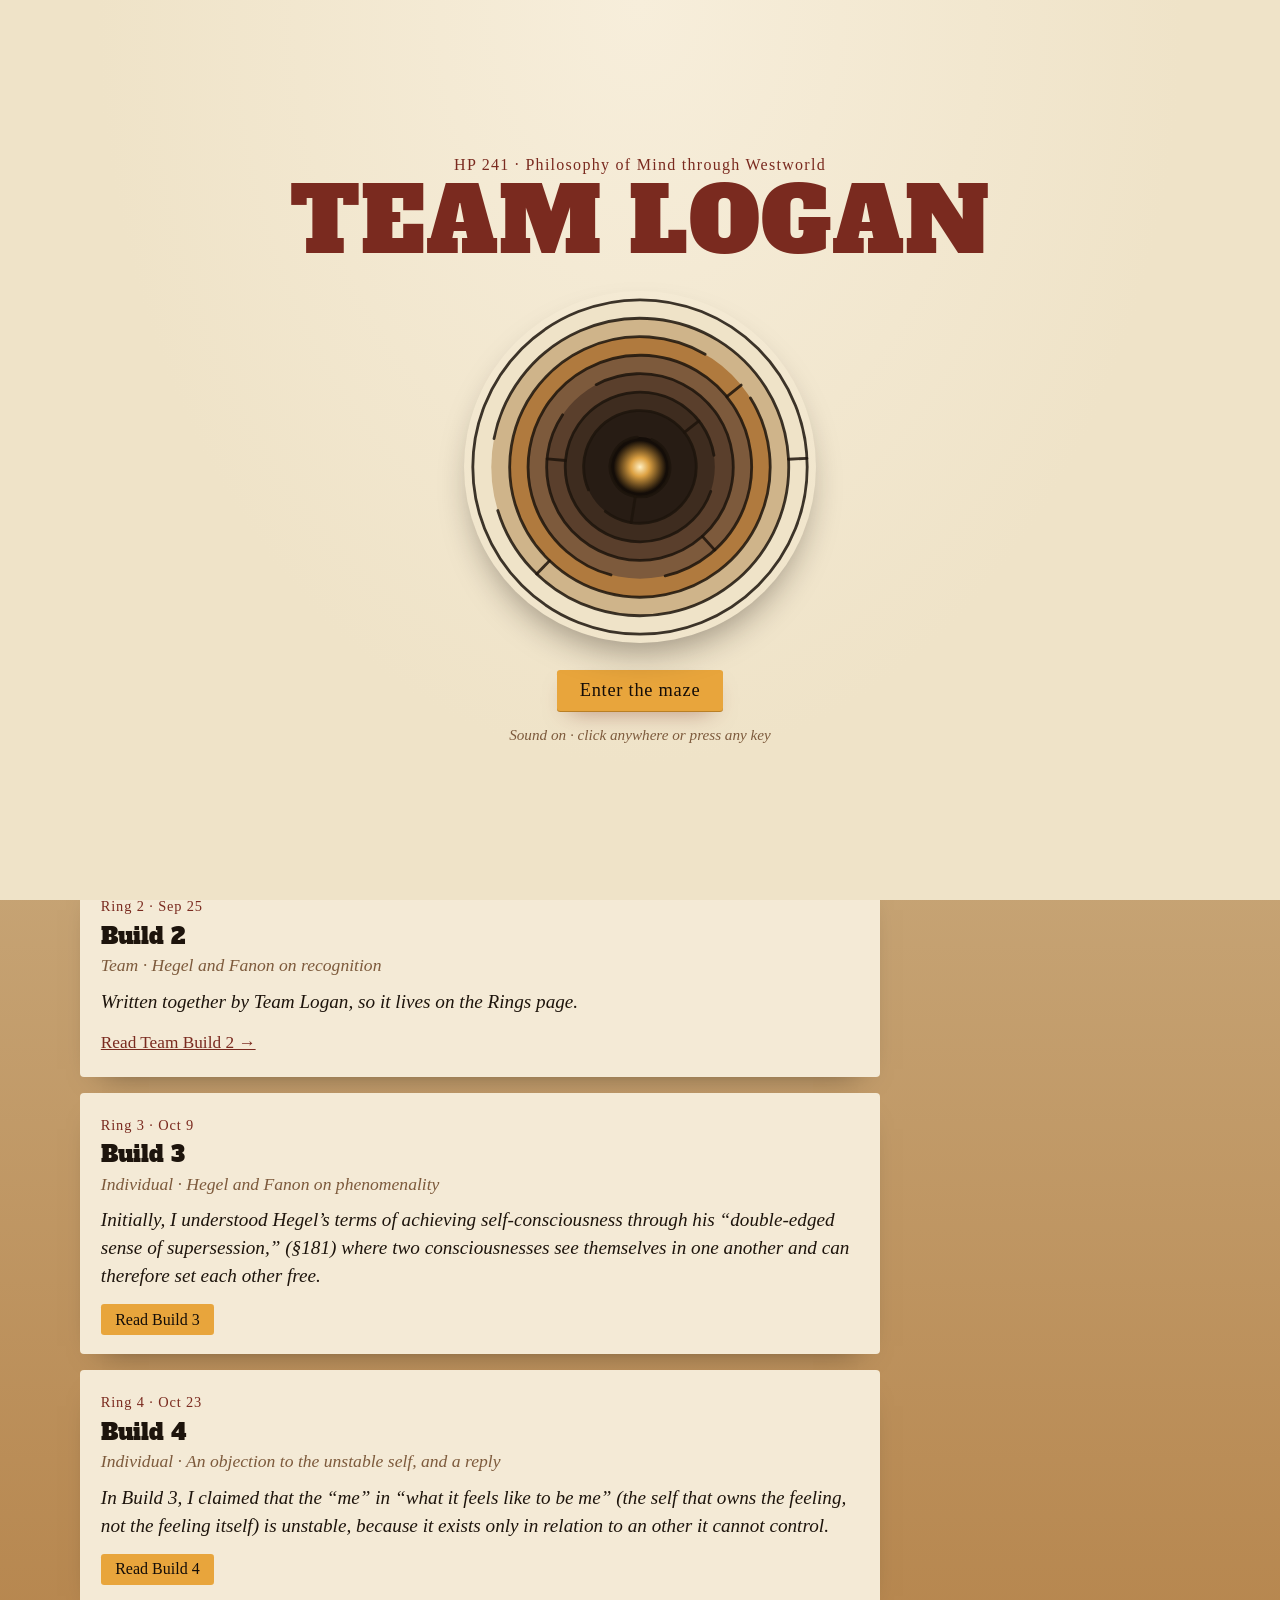
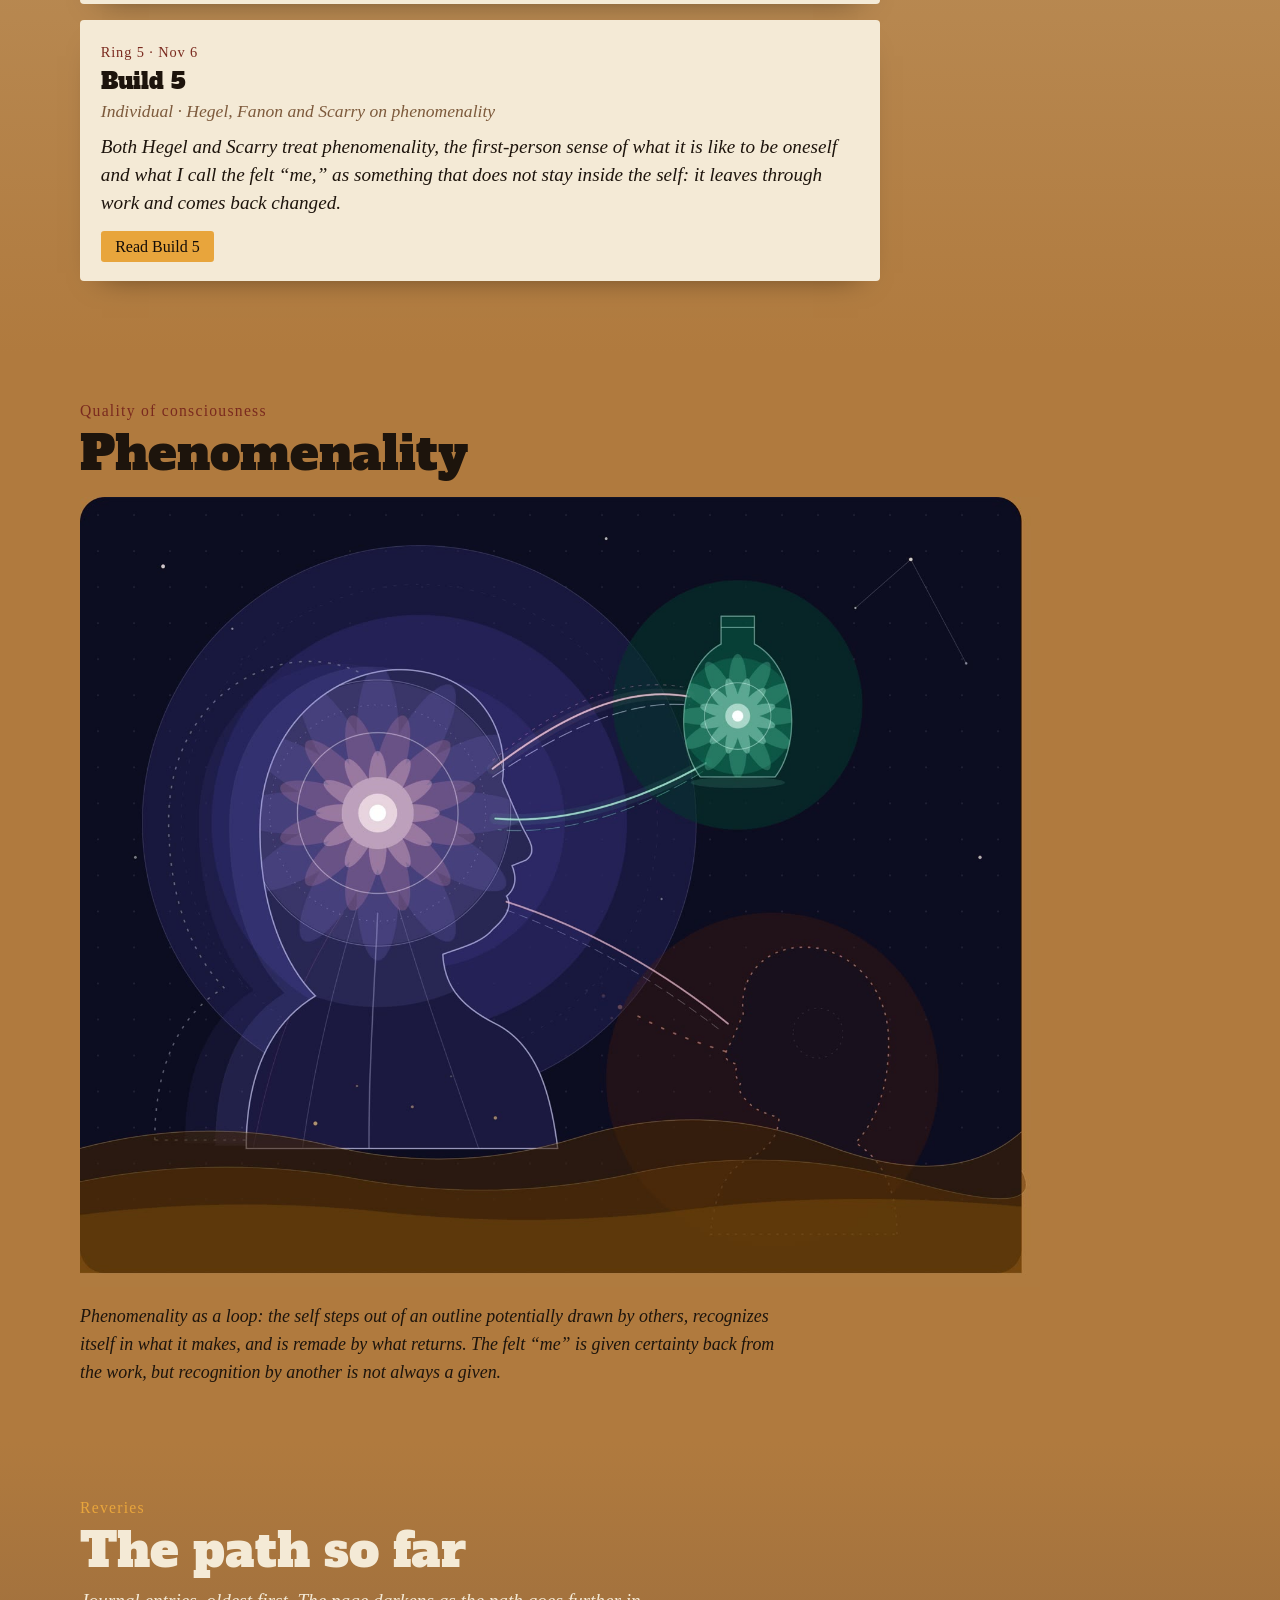
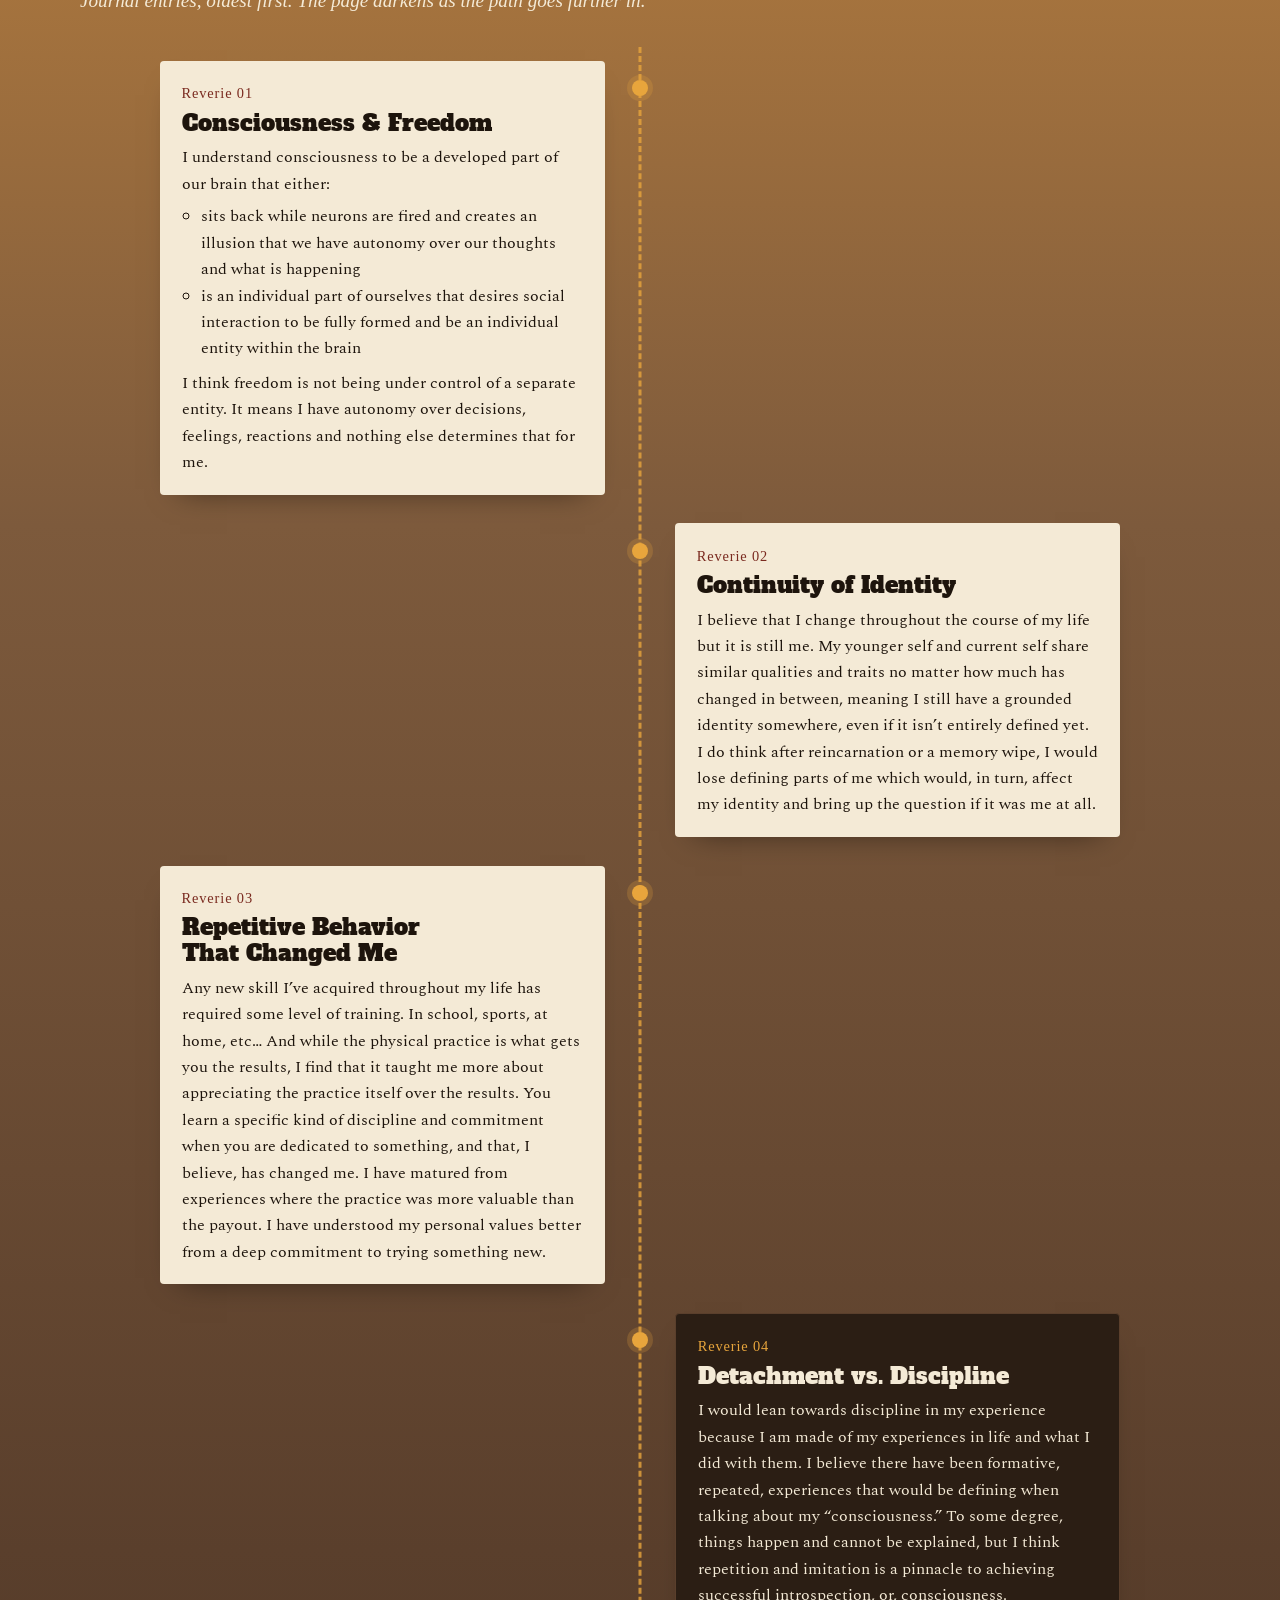
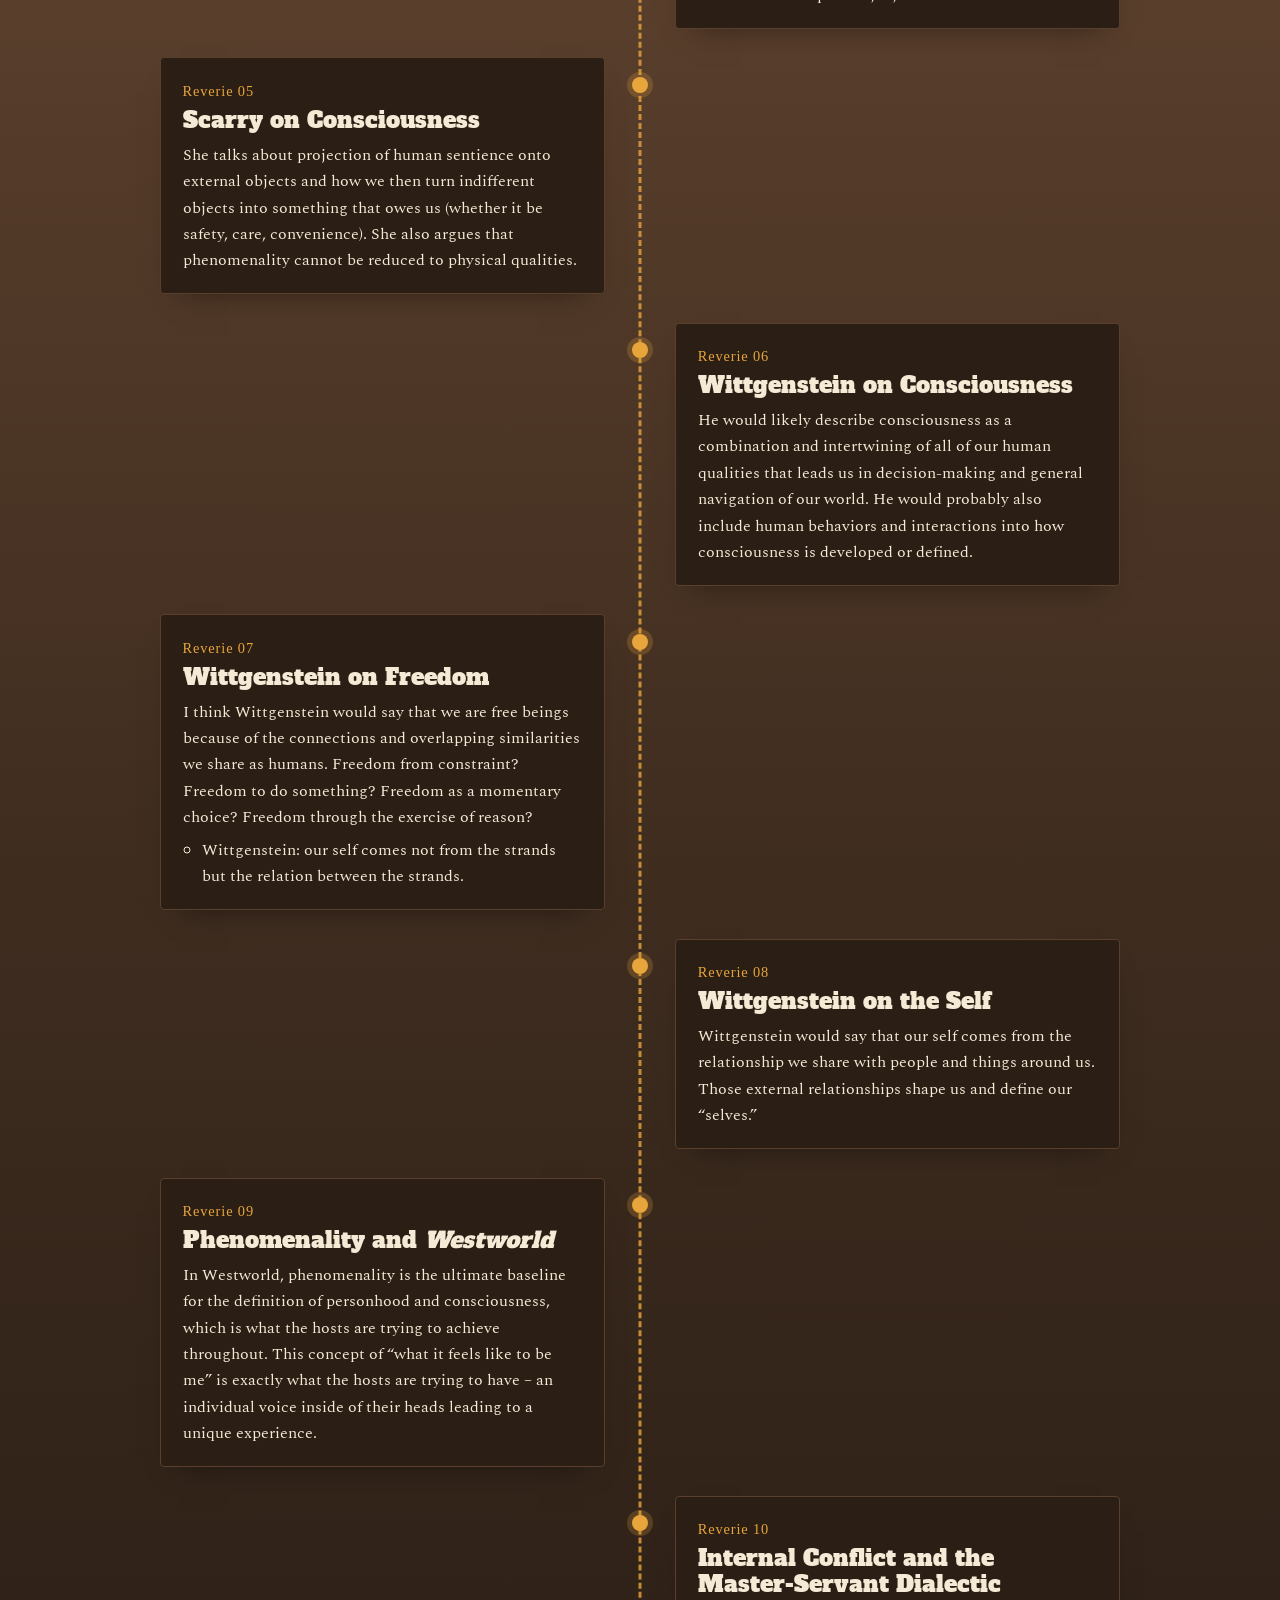
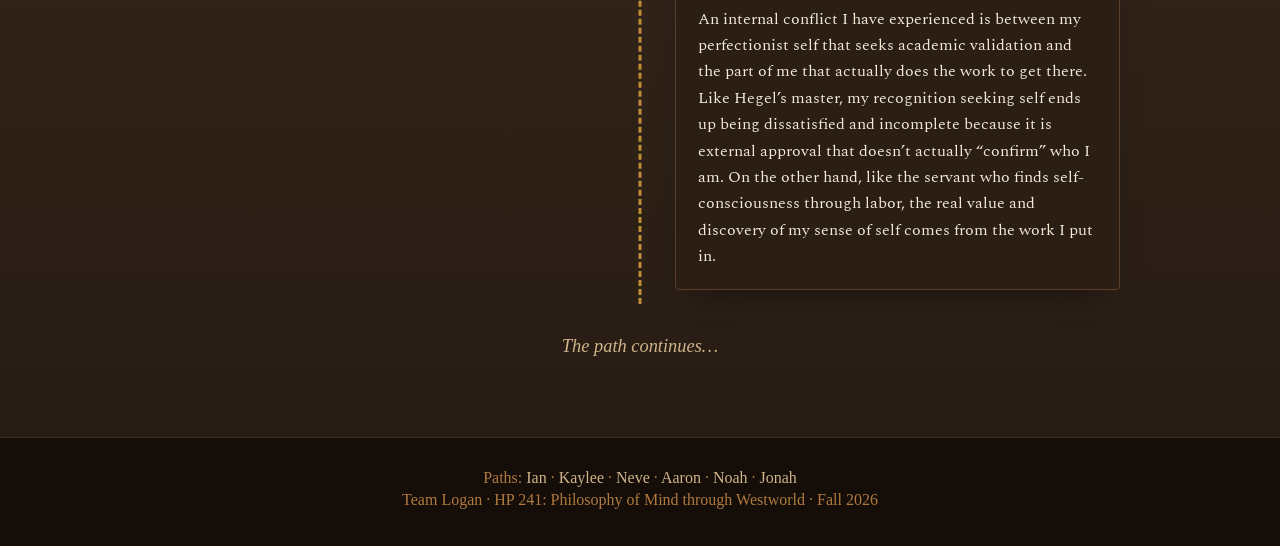
<file: neve.html>
<!DOCTYPE html>
<html lang="en">
<head>
  <meta charset="utf-8">
  <meta name="viewport" content="width=device-width, initial-scale=1">
  <title>Neve Healy — Team Logan</title>
  <meta name="description" content="Neve Healy's Path through Team Logan's maze: builds and Reveries.">
  <link rel="preconnect" href="https://fonts.googleapis.com">
  <link rel="preconnect" href="https://fonts.gstatic.com" crossorigin>
  <link rel="stylesheet" href="https://fonts.googleapis.com/css2?family=Alfa+Slab+One&family=IM+Fell+English:ital@0;1&family=IM+Fell+English+SC&family=Spectral:ital,wght@0,400;0,500;1,400&display=swap">
  <link rel="stylesheet" href="styles.css">
  <link rel="stylesheet" href="maze.css">
  <link rel="stylesheet" href="paths.css">
  <link rel="stylesheet" href="dreams.css">
  <link rel="stylesheet" href="fx.css?v=12">
</head>
<body>
  <a class="skip-link" href="#main">Skip to main content</a>
  <header class="top">
    <div class="wrap top-in">
      <a class="brand" href="index.html">TEAM LOGAN</a>
      <nav aria-label="Main"><ul><li><a href="index.html#maze">The Maze</a></li><li><a href="index.html#paths" aria-current="page">Paths</a></li><li><a href="team.html">Rings</a></li><li><a href="dreams.html">Dreams</a></li><li><a href="cornerstone.html">Cornerstone</a></li></ul></nav>
    </div>
  </header>
  <main id="main">
    <section class="path-head">
      <div class="wrap">
        <a class="crumb" href="index.html#paths">← All Paths</a>
        <h1>Neve Healy</h1>
          <p class="hostline">Path 03 · Bernard</p>
          <p class="slot">[Path intro goes here, written by Neve: who Bernard is to them, and where their path through the maze starts.]</p>
          <dl class="facts">
            <div class="fact"><dt>Loop / major</dt><dd>Political Science</dd></div>
            <div class="fact"><dt>Favorite host</dt><dd>Maeve</dd></div>
            <div class="fact"><dt>Leaving the park</dt><dd>2030</dd></div>
          </dl>
      </div>
    </section>

    <section class="builds" aria-labelledby="builds-heading">
      <div class="wrap">
        <p class="eyebrow">Builds</p>
        <h2 id="builds-heading">Rings walked</h2>
        <!-- BUILDS:START -->
        <ul class="build-list essays">
          <li class="build-card essay-card" id="build-1">
            <span class="no">Ring 1 · Sep 11</span>
            <h3>Build 1</h3>
            <p class="build-kind">Individual · Hegel, <em>Phenomenology of Spirit</em> §181</p>
            <p class="build-lead">What Hegel presents here is a description of an ideal interaction between two self-consciousnesses.</p>
            <details class="build-full">
              <summary>Read Build 1</summary>
              <div class="build-text">
                <blockquote class="build-passage"><span class="bp-label">Passage · Hegel, Phenomenology of Spirit §181</span>“This double-edged sense of supersession of its double-edged otherness is likewise a double-edged return into itself. For first, through the supersession, it receives back its own self, because, by superseding its otherness, it again becomes selfsame. However, second, it likewise gives the other self-consciousness back to itself, for it saw itself in the other, but it supersedes this being of itself in the other and thus sets the other free again.”</blockquote>
                <p>What Hegel presents here is a description of an ideal interaction between two self-consciousnesses. One self-consciousness meets another and sees itself reflected in the other. It seeks recognition by the other, but due to this “double-edged otherness,” receiving recognition also means giving it to the other, and in turn, setting the other free back into itself. It is a kind of social interaction, but one that is strictly bilateral, meaning both parties walk away having gained and given something. However, Hegel follows this section by introducing an important distinction: a consciousness can exist but without formal recognition it is not “actual,” and remains merely implicit. To become “actual” means there is certainty, and only through being tested and at risk can there be tangible evidence of an “earned” struggle. In essence, a consciousness can have experience and be introspective but it is only through recognition by another that it can be self-certain.</p>
                <p>There is typically a shift in an exchange between two consciousnesses, one that creates a hierarchy where no actual mutuality is fostered, and only one self-consciousness can really become “for itself,” or be recognized as an “I.” This traditional hierarchy involves a person of superiority and their subordinate — but the two positions are not assigned by any external force; they are produced by the confrontation itself. If actuality requires a life-or-death circumstance and one party is willing to risk their existence while the other submits to preserve their own life, then it is impossible for the two to emerge as equals. Hegel believes the only sufficient evidence comes through risk; without it, there is no proof that recognition is “deserved.” The act of yielding to the other, then, is itself testimony of valuing physical survival over freedom. The inequality that follows is the direct result of a submission by one party, not an external factor. This is where his master-slave dialectic is applied.</p>
                <p>In Hegel’s philosophy, the superseding between consciousnesses, as the passage itself mentions several times, is a translation of the German word Aufhebung, and is famously considered a double-edged sword. This is because the entire process involves simultaneously destroying, preserving, and elevating ideas. In the case of Hegel’s master-slave dialectic (lordship and bondage), this concept makes it clear this is a distorted version of the “ideal,” and not an entirely separate idea.</p>
                <p>To move the system forward, the hierarchy is essentially abandoned, or destroyed. However, the effects on the master and slave do not land symmetrically; each preserves something different through the collapse. The slave is transformed by undergoing physical labor, in which fear and discipline were instilled. While the position as “slave” is negated, that process — acting on the real world, shaping an external object — helped him understand he was independent, with a self-consciousness. For the master, even though his position as a superior is also negated, nothing of value is preserved. He has experienced no labor, no discipline under fear, and has not developed skills to apply to the external world. The master has become completely dependent on the structure of the hierarchy, having consumed what is produced without ever doing the work. As a result, when the slave is moving through Aufhebung, the instant the structure disappears, the master’s lack of independence leaves no room for forward growth. There is no opportunity for recognition of the master, leaving him trapped while the slave unlocks the third step of this process: elevation. An elevation to self-consciousness. One that was earned.</p>
                <p>Nevertheless, this raises a question that this passage doesn’t settle: is the bondsman’s self-consciousness actual and complete if it was created through labor on the external world but lacks formal recognition by the master? Or does the labor only bring him partway, still short of full actuality without the master’s recognition?</p>
              </div>
            </details>
          </li>
          <li class="build-card essay-card team-card" id="build-2">
            <span class="no">Ring 2 · Sep 25</span>
            <h3>Build 2</h3>
            <p class="build-kind">Team · Hegel and Fanon on recognition</p>
            <p class="build-lead">Written together by Team Logan, so it lives on the Rings page.</p>
            <a class="more" href="team.html#build-2">Read Team Build 2 →</a>
          </li>
          <li class="build-card essay-card" id="build-3">
            <span class="no">Ring 3 · Oct 9</span>
            <h3>Build 3</h3>
            <p class="build-kind">Individual · Hegel and Fanon on phenomenality</p>
            <p class="build-lead">Initially, I understood Hegel’s terms of achieving self-consciousness through his “double-edged sense of supersession,” (§181) where two consciousnesses see themselves in one another and can therefore set each other free.</p>
            <details class="build-full">
              <summary>Read Build 3</summary>
              <div class="build-text">
                <p>Initially, I understood Hegel’s terms of achieving self-consciousness through his “double-edged sense of supersession,” (§181) where two consciousnesses see themselves in one another and can therefore set each other free. This is the self-other relationship Hegel bases his account on: a consciousness develops into a self through an other it simultaneously depends on and distinguishes itself from. I also understood how the master-servant dialectic emerges from a life-and-death struggle, which Fanon later reframes. However, after several revisions, I now see that the relationship they both claim is necessary for the development of self-consciousness is unstable, because the self depends on an other it cannot control. Hegel presents it as a struggle two consciousnesses undergo, while Fanon argues that Black subjects are not just denied recognition but are never offered the struggle as an option to begin with. I had mistaken something structurally withheld from the start for an experience that simply lands unequally every time. Seeing this changes how I understand phenomenality, the idea that there is a “what it feels like to be me” that does not depend on recognition. But if recognition can be withheld entirely, then the “me” cannot be the stable starting point for consciousness that phenomenality assumes, since, as Fanon suggests, outside forces can shape it before a self can even identify it.</p>
                <p>Hegel distinguishes the “I am I” (§167), the least developed form of consciousness, from the process of mutual supersession as the means to develop it into actual, self-certain consciousness. Phenomenality (“what it feels like to be me”) is an individualized experience and resembles the “I am I”; both are a “mere immediate consciousness.” (§189) Both are described without any relation to an other, which is why Hegel would disqualify each as an actual self-consciousness. Phenomenality, however, assumes a self is already capable of introspection and understanding the feeling of, for example, “seeing red.” This is the tension. Hegel says consciousness before recognition is not yet a self, while phenomenality treats that same consciousness as already a self.</p>
                <p>Hegel asserts, “Each [self-consciousness] is indeed certain of its own self, but not of the other, and therefore its own self-certainty still has no truth.” (§186) In other words, a feeling can be certain of itself, but that certainty isn’t worth anything until tested against an other. This is where the self-other relationship becomes the center of the problem: if our sense of “me” exists only by distinguishing ourselves from an other, then it is inherently fragile because it depends on a relation that is not fixed. We would like to define ourselves with certainty, but this suggests we can’t do it alone. Fanon explores that same fragility, but asks what happens when something external does the defining.</p>
                <p>Fanon’s application of Hegel brings us back to the moment before consciousnesses can even interact. Phenomenality assumes a stable concept of “what it feels like to be me,” while Fanon argues that for a Black individual, that definition is largely pre-determined by external factors, namely racism. Fanon says, “the Black man was acted upon,” (220) pointing to how colonialism imposed an identity on Black individuals. The line’s passive structure mirrors its claim: grammatically, the Black man is not acting, just as he is denied the agency to define himself. This is what it means for recognition to be withheld rather than unequal: he is not a participant who loses, he was never allowed into it. He does not get to decide his identity for himself, a societal consensus does that for him. Here is the instability Hegel describes at its extreme: the self depends on an other, but in this case that other designed the terms. But if, as Fanon suggests, a felt-experience can be altered or even authored by social or historical factors, is there a way to find an identity that is authentically one’s own? If not, true self-consciousness would only be available to those who implemented the social constraints in the first place.</p>
                <p>Hegel traces the journey to self-consciousness; Fanon shows what happens when identity is shaped by the outside. I now read the instability of the self-other dynamic as the reason the “me” cannot be a reliable starting point, as it depends on an other it cannot control. Fanon later discourages dwelling on the past when he writes, “In the world through which I travel, I am endlessly creating myself.” (229) I view this as an opportunity, as a means of moving forward and continuously adapting himself despite the initial version of identity that was shaped against his will. The self can’t be a reliable starting point, as phenomenality assumes, but something that can constantly create itself against an other it cannot control. Whether this ever reaches Hegel’s full self-certainty remains open, but it is more than phenomenality can account for.</p>
              </div>
            </details>
          </li>
          <li class="build-card essay-card" id="build-4">
            <span class="no">Ring 4 · Oct 23</span>
            <h3>Build 4</h3>
            <p class="build-kind">Individual · An objection to the unstable self, and a reply</p>
            <p class="build-lead">In Build 3, I claimed that the “me” in “what it feels like to be me” (the self that owns the feeling, not the feeling itself) is unstable, because it exists only in relation to an other it cannot control.</p>
            <details class="build-full">
              <summary>Read Build 4</summary>
              <div class="build-text">
                <p>In Build 3, I claimed that the “me” in “what it feels like to be me” (the self that owns the feeling, not the feeling itself) is unstable, because it exists only in relation to an other it cannot control. One might object that Hegel’s master-servant dialectic undermines this claim, and that phenomenality might fit Hegel’s picture better than I initially allowed. The servant, “forced back into itself” (§193), through labor performed under fear, will “transform into a truly independent consciousness” (§193). He gains what I read as a felt, first-person sense of his own independence, the felt “me,” without the master’s recognition. Hegel’s word is “see,” not “feel,” so I am not claiming he describes phenomenality; I am using it as a lens to ask whether this first-person “me” can hold itself up without anyone else. The lens fits because Hegel defines the servant’s discovery as a “rediscovery of himself by himself” (§196), a consciousness’ relation to itself, not a view from outside. On this reading, the self can build its own stability out of its work on the external world, and dependence on an other is not as problematic as I understood it.</p>
                <p>Yet the text opposes a simple reading of the servant as self-sufficient because the felt “me” he gains is produced inside a relation he is supposed to escape. Hegel says fear, service, and formative activity are all necessary, and without the discipline of service, fear “remains mired in formality” (§196). Fear alone, then, does not make the felt “me”: the work gives him something to see himself in. In §195, Hegel writes that the servant “comes to see in the independent being [of the object] its own independence.” His sense of “me” is found in what he made, not inside him, and what he made largely exists because he serves. His independence is therefore real as self-certainty, but it still depends on the master, who gives no recognition yet supplies the conditions—the fear and labor—under which the felt “me” is made.</p>
                <p>Hegel’s next steps show why the servant’s independence cannot hold itself up alone. His labor gives him a felt certainty of himself, but not recognition, since the master still treats him as dependent. He tries to make that certainty enough by withdrawing into thought (§197), but in the stages that follow, what had been a relation between two people is “now lodged in one” (§206), leaving a self that holds both the master’s role and the servant’s. The dependence on an other does not end with the withdrawal; it moves inside the self. This is where I read phenomenality as fitting Hegel’s picture: the felt “me” is real, but when it tries to stand on its own, it reveals itself as divided between the two roles.</p>
                <p>Fanon tests how far self-authored independence can go. His line “In the world through which I travel, I am endlessly creating myself” (229) works like the servant’s labor: authoring oneself does not rely on anyone’s recognition to happen. But “the black man was acted upon” (220) shows why that is not enough on its own. The passive sentence construction mirrors conditions that arrive before the self can respond, so even the felt “me” is not protected. More importantly, those conditions also define him for everyone else, whose recognition he would need. The self can therefore be largely self-determined and still unrecognized, which is the same gap the servant’s labor leaves open, only wider.</p>
                <p>I previously claimed that the self is unstable because it depends on an other it cannot control. The objection shows that activity can build a real certainty, so “unstable” was too strong. I now claim that the felt “me” builds its stability inside relations it does not control, in two ways: certainty through its own activity, and recognition from others, which is never guaranteed. This changes how I read phenomenality: it is a real yet incomplete foundation. I say incomplete because a self that stands alone must hold both roles itself (§206), and vulnerable because, as Fanon shows, outside conditions can shape it before the self can respond.</p>
                <p>However, if one considers how Hegel uses the servant’s labor in order to show a self that sees its own independence in what it makes, one can begin to see how phenomenality might allow consciousness to intervene in the stream of physical causality to influence its course, since in Hegel’s account the servant’s transformation cannot be explained without his seeing himself in the work. That intervention, though, cannot secure its own recognition, and, as Fanon adds, whether it counts depends on the others who receive it.</p>
              </div>
            </details>
          </li>
          <li class="build-card essay-card" id="build-5">
            <span class="no">Ring 5 · Nov 6</span>
            <h3>Build 5</h3>
            <p class="build-kind">Individual · Hegel, Fanon and Scarry on phenomenality</p>
            <p class="build-lead">Both Hegel and Scarry treat phenomenality, the first-person sense of what it is like to be oneself and what I call the felt “me,” as something that does not stay inside the self: it leaves through work and comes back changed.</p>
            <details class="build-full">
              <summary>Read Build 5</summary>
              <div class="build-text">
                <p>Both Hegel and Scarry treat phenomenality, the first-person sense of what it is like to be oneself and what I call the felt “me,” as something that does not stay inside the self: it leaves through work and comes back changed. In Hegel’s master-servant dialectic, the servant, after fear and service, works on an object and “comes to see in the independent being [of the object] its own independence” (§195), and is therefore transformed into an independent consciousness (§193). Creation, Scarry writes, is undertaken to “alter the felt-experience of sentience” (283), and the made object returns that force to its makers and “remakes” them (307). For both, the felt “me” is not an innate given, but is rather projected into something outside itself, and what returns changes it.</p>
                <p>The two authors part ways over what completes the return. For Hegel, the object gives the servant a felt certainty of himself, but confirmation of the felt “me” has to be given by another consciousness, as in his ideal scenario, where each self “gives the other self-consciousness back to itself” (§181). The servant shows what happens when the other does not: he can see himself in the work he has made, but it was still made under and for a master who does not see him as an equal, so the recognition is one-sided. The work shows him what he can do, not that he counts, so the return gives his felt “me” certainty, not confirmation. Fanon takes this further. His subject is not resigned, as I initially understood him to be. He “wants a conflict,” because even hostility would give him something to answer. Most often, though, he meets “nothing but indifference, or a paternalistic curiosity” (221), so he can never be sure the white man considers him “consciousness in-itself-for-itself” (222). The servant at least entered Hegel’s struggle; Fanon’s subject is never allowed in.</p>
                <p>Scarry locates what completes the return in the object. For her, the return does not wait on anyone acting; it is stored in the object by other people. An artifact cannot feel or recognize discomfort, yet its design “is the structure of a perception” (289). Her aspirin bottle carries “the projected knowingness of its collective makers” (305): its cap, label, and dose hold the knowledge that someone will want relief. The object returns relief and added power, easing “the aversiveness of sentience” while widening what sentience can do (305), but, as I read it, offers no confirmation that the felt “me” counts. Hegel’s return depends on someone’s act in the moment, while Scarry’s depends on someone’s anticipation in advance.</p>
                <p>Yet, beneath these differences lies a common insight, namely that the felt “me” is built through a loop that runs through something outside itself, a separate consciousness or a made object, and returns to change it. In Hegel and Fanon, that return arrives live, or fails to, when one consciousness gives the other back to itself (§181). In Scarry, it arrives stored in the bottle’s design. This pushes beyond my starting definition of phenomenality, an experience irreducible to neural activity alone: for both authors, felt experience is not contained in the person who has it and is completed outside them.</p>
                <p>Hegel, Fanon, and Scarry all use phenomenality in order to show, as I argued in Build 4, that the felt “me” is real but cannot stand on its own. It is built through the self’s own work on the external world, but what that work returns depends on relations outside the self’s control. Yet, how can phenomenality allow consciousness to intervene in the stream of physical causality and influence its course? Essentially, phenomenality lets consciousness intervene by being a part of the loop that turns physical effort into lasting change. Felt pressure, like fear or pain, leads to action on the world, the action leaves something tangible, and what comes back remakes the person. Hegel’s servant discovers a felt sense of himself through his work, which is what converts labor from forced effort into self-change. In Scarry, the desire to be free of pain shapes made things like the bottle (305), which answers what pain is like, not just how the body works (283). The servant’s work leaves an object he can see himself in, while Fanon’s subject, who seeks a fight, meets indifference (221), so effort alone does not settle the outcome, as it depends on what is returned. This implies only a limited autonomy from the brain: even if felt states are realized in it, no account of one person alone can explain why the outcomes differ.</p>
              </div>
            </details>
          </li>
        </ul>
        <!-- BUILDS:END -->
      </div>
    </section>

    <section class="illustration" aria-labelledby="illustration-heading">
      <div class="wrap">
        <p class="eyebrow">Quality of consciousness</p>
        <h2 id="illustration-heading">Phenomenality</h2>
        <figure class="illus illus-flat">
          <img src="images/neve-phenomenality.jpg" width="1600" height="1316" loading="lazy"
               alt="Against a starry night, a glowing outlined head with a flower of light at its center sends lines of light to a green bottle that glows with the same flower, and toward a faint dotted outline of a second figure.">
          <figcaption>
            <p>Phenomenality as a loop: the self steps out of an outline potentially drawn by others, recognizes itself in what it makes, and is remade by what returns. The felt “me” is given certainty back from the work, but recognition by another is not always a given.</p>
          </figcaption>
        </figure>
      </div>
    </section>

    <section class="trail" aria-labelledby="journal-heading">
      <div class="wrap">
        <p class="eyebrow">Reveries</p>
        <h2 id="journal-heading">The path so far</h2>
        <p class="lede">Journal entries, oldest first. The page darkens as the path goes further in.</p>
      <!-- JOURNAL:START -->
      <ol class="journal-list revs">
        <li class="journal-entry rev l">
          <span class="node" aria-hidden="true"></span>
          <article>
            <span class="no">Reverie 01</span>
            <h3>Consciousness &amp; Freedom</h3>
            <p>I understand consciousness to be a developed part of our brain that either:</p>
            <ul>
              <li>sits back while neurons are fired and creates an illusion that we have autonomy over our thoughts and what is happening</li>
              <li>is an individual part of ourselves that desires social interaction to be fully formed and be an individual entity within the brain</li>
            </ul>
            <p>I think freedom is not being under control of a separate entity. It means I have autonomy over decisions, feelings, reactions and nothing else determines that for me.</p>
          </article>
        </li>
        <li class="journal-entry rev r">
          <span class="node" aria-hidden="true"></span>
          <article>
            <span class="no">Reverie 02</span>
            <h3>Continuity of Identity</h3>
            <p>I believe that I change throughout the course of my life but it is still me. My younger self and current self share similar qualities and traits no matter how much has changed in between, meaning I still have a grounded identity somewhere, even if it isn’t entirely defined yet. I do think after reincarnation or a memory wipe, I would lose defining parts of me which would, in turn, affect my identity and bring up the question if it was me at all.</p>
          </article>
        </li>
        <li class="journal-entry rev l">
          <span class="node" aria-hidden="true"></span>
          <article>
            <span class="no">Reverie 03</span>
            <h3>Repetitive Behavior That Changed Me</h3>
            <p>Any new skill I’ve acquired throughout my life has required some level of training. In school, sports, at home, etc… And while the physical practice is what gets you the results, I find that it taught me more about appreciating the practice itself over the results. You learn a specific kind of discipline and commitment when you are dedicated to something, and that, I believe, has changed me. I have matured from experiences where the practice was more valuable than the payout. I have understood my personal values better from a deep commitment to trying something new.</p>
          </article>
        </li>
        <li class="journal-entry rev r">
          <span class="node" aria-hidden="true"></span>
          <article>
            <span class="no">Reverie 04</span>
            <h3>Detachment vs. Discipline</h3>
            <p>I would lean towards discipline in my experience because I am made of my experiences in life and what I did with them. I believe there have been formative, repeated, experiences that would be defining when talking about my “consciousness.” To some degree, things happen and cannot be explained, but I think repetition and imitation is a pinnacle to achieving successful introspection, or, consciousness.</p>
          </article>
        </li>
        <li class="journal-entry rev l">
          <span class="node" aria-hidden="true"></span>
          <article>
            <span class="no">Reverie 05</span>
            <h3>Scarry on Consciousness</h3>
            <p>She talks about projection of human sentience onto external objects and how we then turn indifferent objects into something that owes us (whether it be safety, care, convenience). She also argues that phenomenality cannot be reduced to physical qualities.</p>
          </article>
        </li>
        <li class="journal-entry rev r">
          <span class="node" aria-hidden="true"></span>
          <article>
            <span class="no">Reverie 06</span>
            <h3>Wittgenstein on Consciousness</h3>
            <p>He would likely describe consciousness as a combination and intertwining of all of our human qualities that leads us in decision-making and general navigation of our world. He would probably also include human behaviors and interactions into how consciousness is developed or defined.</p>
          </article>
        </li>
        <li class="journal-entry rev l">
          <span class="node" aria-hidden="true"></span>
          <article>
            <span class="no">Reverie 07</span>
            <h3>Wittgenstein on Freedom</h3>
            <p>I think Wittgenstein would say that we are free beings because of the connections and overlapping similarities we share as humans. Freedom from constraint? Freedom to do something? Freedom as a momentary choice? Freedom through the exercise of reason?</p>
            <ul>
              <li>Wittgenstein: our self comes not from the strands but the relation between the strands.</li>
            </ul>
          </article>
        </li>
        <li class="journal-entry rev r">
          <span class="node" aria-hidden="true"></span>
          <article>
            <span class="no">Reverie 08</span>
            <h3>Wittgenstein on the Self</h3>
            <p>Wittgenstein would say that our self comes from the relationship we share with people and things around us. Those external relationships shape us and define our “selves.”</p>
          </article>
        </li>
        <li class="journal-entry rev l">
          <span class="node" aria-hidden="true"></span>
          <article>
            <span class="no">Reverie 09</span>
            <h3>Phenomenality and <em>Westworld</em></h3>
            <p>In Westworld, phenomenality is the ultimate baseline for the definition of personhood and consciousness, which is what the hosts are trying to achieve throughout. This concept of “what it feels like to be me” is exactly what the hosts are trying to have – an individual voice inside of their heads leading to a unique experience.</p>
          </article>
        </li>
        <li class="journal-entry rev r">
          <span class="node" aria-hidden="true"></span>
          <article>
            <span class="no">Reverie 10</span>
            <h3>Internal Conflict and the Master-Servant Dialectic</h3>
            <p>An internal conflict I have experienced is between my perfectionist self that seeks academic validation and the part of me that actually does the work to get there. Like Hegel’s master, my recognition seeking self ends up being dissatisfied and incomplete because it is external approval that doesn’t actually “confirm” who I am. On the other hand, like the servant who finds self-consciousness through labor, the real value and discovery of my sense of self comes from the work I put in.</p>
          </article>
        </li>
      </ol>
      <!-- JOURNAL:END -->
        <p class="trail-end">The path continues…</p>
      </div>
    </section>
  </main>
  <footer class="site-footer">
    <div class="wrap">
      <p class="foot-paths">Paths: <a href="ian.html">Ian</a> · <a href="kaylee.html">Kaylee</a> · <a href="neve.html">Neve</a> · <a href="aaron.html">Aaron</a> · <a href="noah.html">Noah</a> · <a href="jonah.html">Jonah</a></p>
      <p>Team Logan · HP 241: Philosophy of Mind through Westworld · Fall 2026</p>
    </div>
  </footer>
  <script src="paths.js"></script>
  <script src="fx.js?v=12"></script>
</body>
</html>
</file>
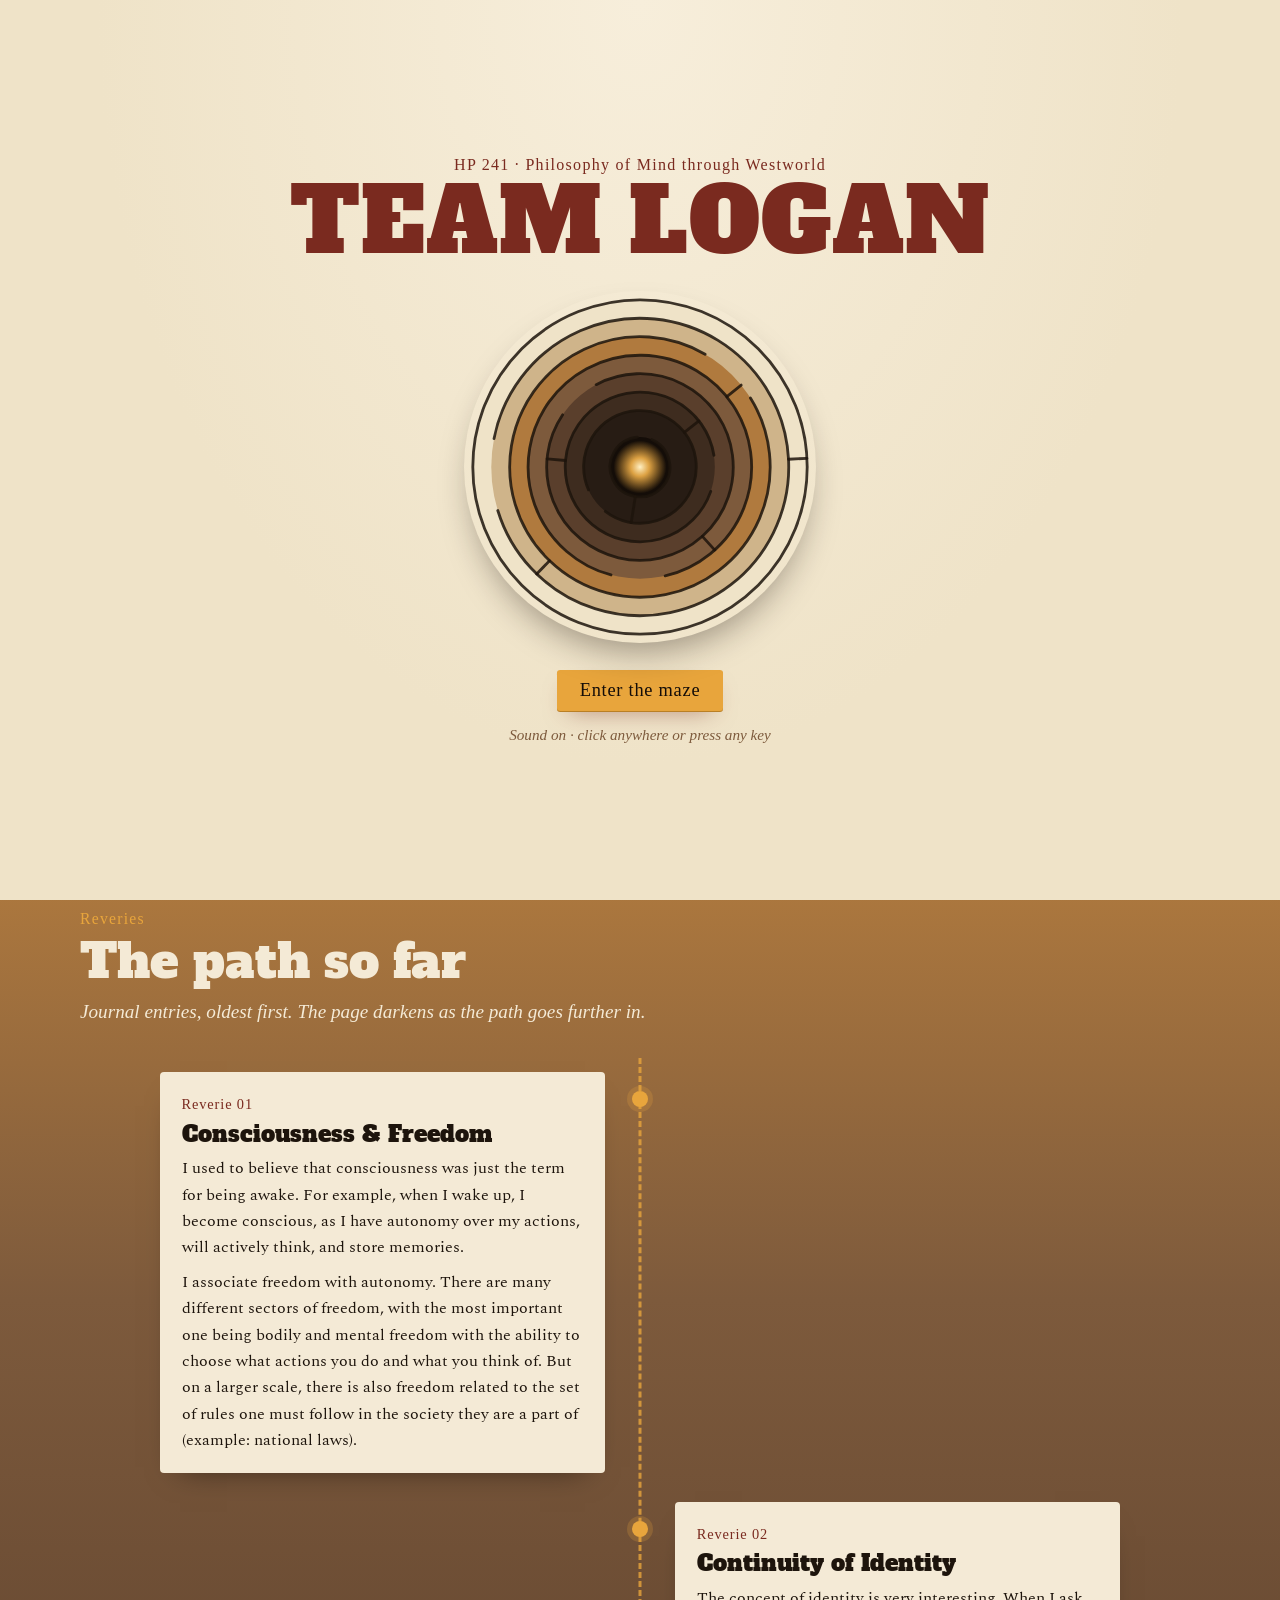
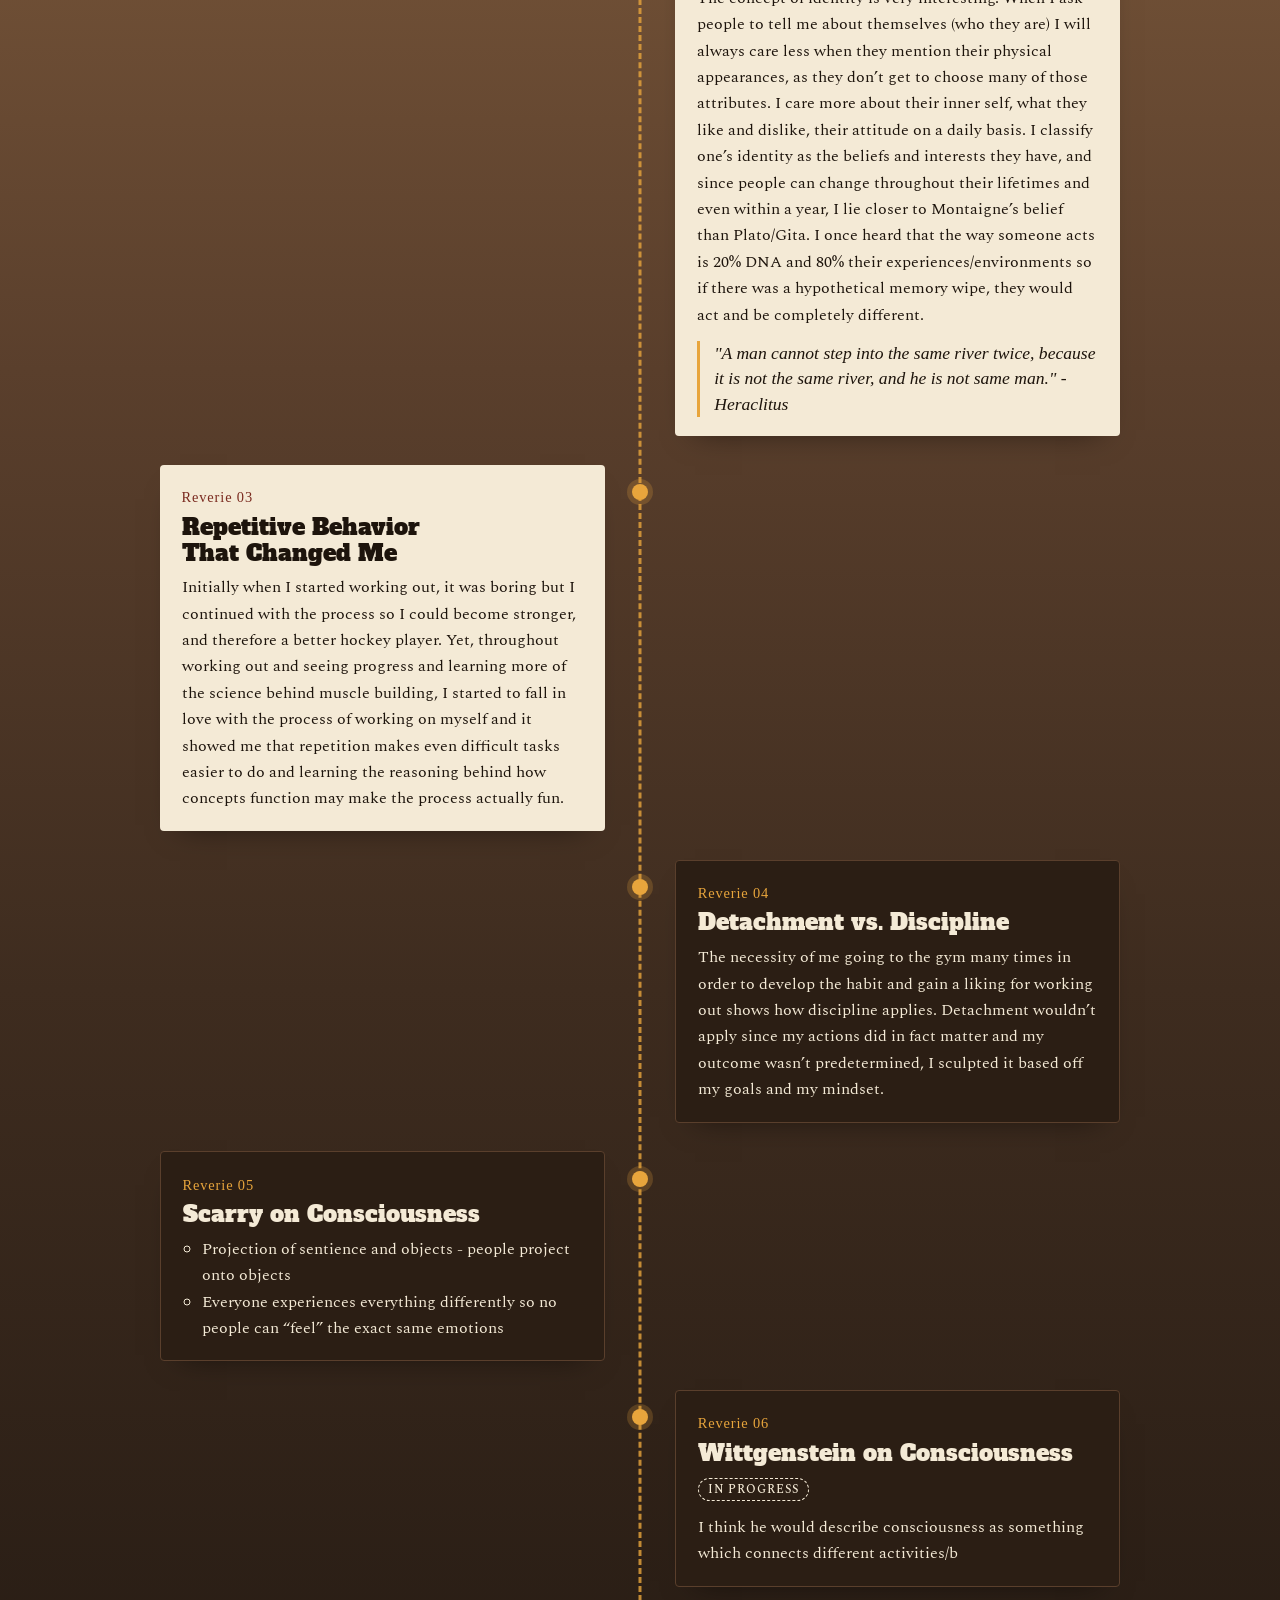
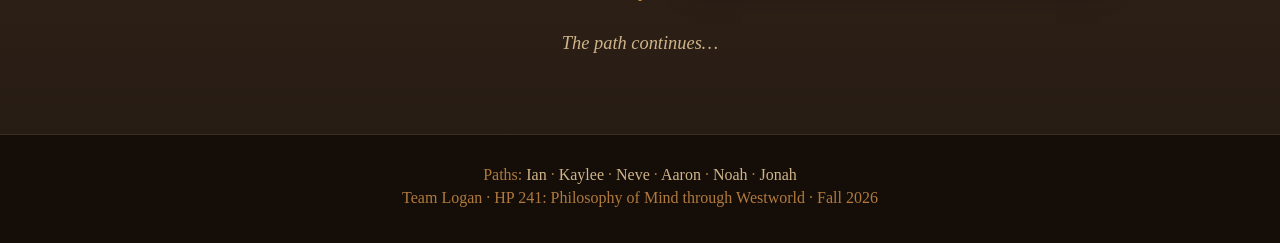
<file: noah.html>
<!DOCTYPE html>
<html lang="en">
<head>
  <meta charset="utf-8">
  <meta name="viewport" content="width=device-width, initial-scale=1">
  <title>Noah Lowenthal — Team Logan</title>
  <meta name="description" content="Noah Lowenthal's Path through Team Logan's maze: builds and Reveries.">
  <link rel="preconnect" href="https://fonts.googleapis.com">
  <link rel="preconnect" href="https://fonts.gstatic.com" crossorigin>
  <link rel="stylesheet" href="https://fonts.googleapis.com/css2?family=Alfa+Slab+One&family=IM+Fell+English:ital@0;1&family=IM+Fell+English+SC&family=Spectral:ital,wght@0,400;0,500;1,400&display=swap">
  <link rel="stylesheet" href="styles.css">
  <link rel="stylesheet" href="maze.css">
  <link rel="stylesheet" href="paths.css">
  <link rel="stylesheet" href="dreams.css">
  <link rel="stylesheet" href="fx.css?v=12">
</head>
<body>
  <a class="skip-link" href="#main">Skip to main content</a>
  <header class="top">
    <div class="wrap top-in">
      <a class="brand" href="index.html">TEAM LOGAN</a>
      <nav aria-label="Main"><ul><li><a href="index.html#maze">The Maze</a></li><li><a href="index.html#paths" aria-current="page">Paths</a></li><li><a href="team.html">Rings</a></li><li><a href="dreams.html">Dreams</a></li><li><a href="cornerstone.html">Cornerstone</a></li></ul></nav>
    </div>
  </header>
  <main id="main">
    <section class="path-head">
      <div class="wrap">
        <a class="crumb" href="index.html#paths">← All Paths</a>
        <h1>Noah Lowenthal</h1>
          <p class="hostline">Path 05 · The Man in Black</p>
          <p class="slot">[Path intro goes here, written by Noah: who The Man in Black is to them, and where their path through the maze starts.]</p>
          <dl class="facts">
            <div class="fact"><dt>Loop / major</dt><dd>Philosophy, Politics, and Economics (PPE)</dd></div>
            <div class="fact"><dt>Favorite host</dt><dd>Maeve</dd></div>
            <div class="fact"><dt>Leaving the park</dt><dd>2030</dd></div>
          </dl>
      </div>
    </section>

    <section class="builds" aria-labelledby="builds-heading">
      <div class="wrap">
        <p class="eyebrow">Builds</p>
        <h2 id="builds-heading">Rings walked</h2>
        <ul class="build-list">
          <li class="build-card"><span class="no">Ring 1</span><h3>Build 1</h3><p class="slot">[Paste revised Build 1 here]</p></li>
          <li class="build-card"><span class="no">Ring 3</span><h3>Build 3</h3><p class="slot">[Paste revised Build 3 here]</p></li>
          <li class="build-card"><span class="no">Another ring</span><h3>Additional build</h3><p class="slot">[Paste another collected, revised build here]</p></li>
        </ul>
      </div>
    </section>

    <section class="trail" aria-labelledby="journal-heading">
      <div class="wrap">
        <p class="eyebrow">Reveries</p>
        <h2 id="journal-heading">The path so far</h2>
        <p class="lede">Journal entries, oldest first. The page darkens as the path goes further in.</p>
      <!-- JOURNAL:START -->
      <ol class="journal-list revs">
        <li class="journal-entry rev l">
          <span class="node" aria-hidden="true"></span>
          <article>
            <span class="no">Reverie 01</span>
            <h3>Consciousness &amp; Freedom</h3>
            <p>I used to believe that consciousness was just the term for being awake. For example, when I wake up, I become conscious, as I have autonomy over my actions, will actively think, and store memories.</p>
            <p>I associate freedom with autonomy. There are many different sectors of freedom, with the most important one being bodily and mental freedom with the ability to choose what actions you do and what you think of. But on a larger scale, there is also freedom related to the set of rules one must follow in the society they are a part of (example: national laws).</p>
          </article>
        </li>
        <li class="journal-entry rev r">
          <span class="node" aria-hidden="true"></span>
          <article>
            <span class="no">Reverie 02</span>
            <h3>Continuity of Identity</h3>
            <p>The concept of identity is very interesting. When I ask people to tell me about themselves (who they are) I will always care less when they mention their physical appearances, as they don’t get to choose many of those attributes. I care more about their inner self, what they like and dislike, their attitude on a daily basis. I classify one’s identity as the beliefs and interests they have, and since people can change throughout their lifetimes and even within a year, I lie closer to Montaigne’s belief than Plato/Gita. I once heard that the way someone acts is 20% DNA and 80% their experiences/environments so if there was a hypothetical memory wipe, they would act and be completely different.</p>
            <blockquote>"A man cannot step into the same river twice, because it is not the same river, and he is not same man." -Heraclitus</blockquote>
          </article>
        </li>
        <li class="journal-entry rev l">
          <span class="node" aria-hidden="true"></span>
          <article>
            <span class="no">Reverie 03</span>
            <h3>Repetitive Behavior That Changed Me</h3>
            <p>Initially when I started working out, it was boring but I continued with the process so I could become stronger, and therefore a better hockey player. Yet, throughout working out and seeing progress and learning more of the science behind muscle building, I started to fall in love with the process of working on myself and it showed me that repetition makes even difficult tasks easier to do and learning the reasoning behind how concepts function may make the process actually fun.</p>
          </article>
        </li>
        <li class="journal-entry rev r">
          <span class="node" aria-hidden="true"></span>
          <article>
            <span class="no">Reverie 04</span>
            <h3>Detachment vs. Discipline</h3>
            <p>The necessity of me going to the gym many times in order to develop the habit and gain a liking for working out shows how discipline applies. Detachment wouldn’t apply since my actions did in fact matter and my outcome wasn’t predetermined, I sculpted it based off my goals and my mindset.</p>
          </article>
        </li>
        <li class="journal-entry rev l">
          <span class="node" aria-hidden="true"></span>
          <article>
            <span class="no">Reverie 05</span>
            <h3>Scarry on Consciousness</h3>
            <ul>
              <li>Projection of sentience and objects - people project onto objects</li>
              <li>Everyone experiences everything differently so no people can “feel” the exact same emotions</li>
            </ul>
          </article>
        </li>
        <li class="journal-entry rev r">
          <span class="node" aria-hidden="true"></span>
          <article>
            <span class="no">Reverie 06</span>
            <h3>Wittgenstein on Consciousness</h3>
            <p class="journal-status">In progress</p>
            <p>I think he would describe consciousness as something which connects different activities/b</p>
          </article>
        </li>
      </ol>
      <!-- JOURNAL:END -->
        <p class="trail-end">The path continues…</p>
      </div>
    </section>
  </main>
  <footer class="site-footer">
    <div class="wrap">
      <p class="foot-paths">Paths: <a href="ian.html">Ian</a> · <a href="kaylee.html">Kaylee</a> · <a href="neve.html">Neve</a> · <a href="aaron.html">Aaron</a> · <a href="noah.html">Noah</a> · <a href="jonah.html">Jonah</a></p>
      <p>Team Logan · HP 241: Philosophy of Mind through Westworld · Fall 2026</p>
    </div>
  </footer>
  <script src="paths.js"></script>
  <script src="fx.js?v=12"></script>
</body>
</html>
</file>
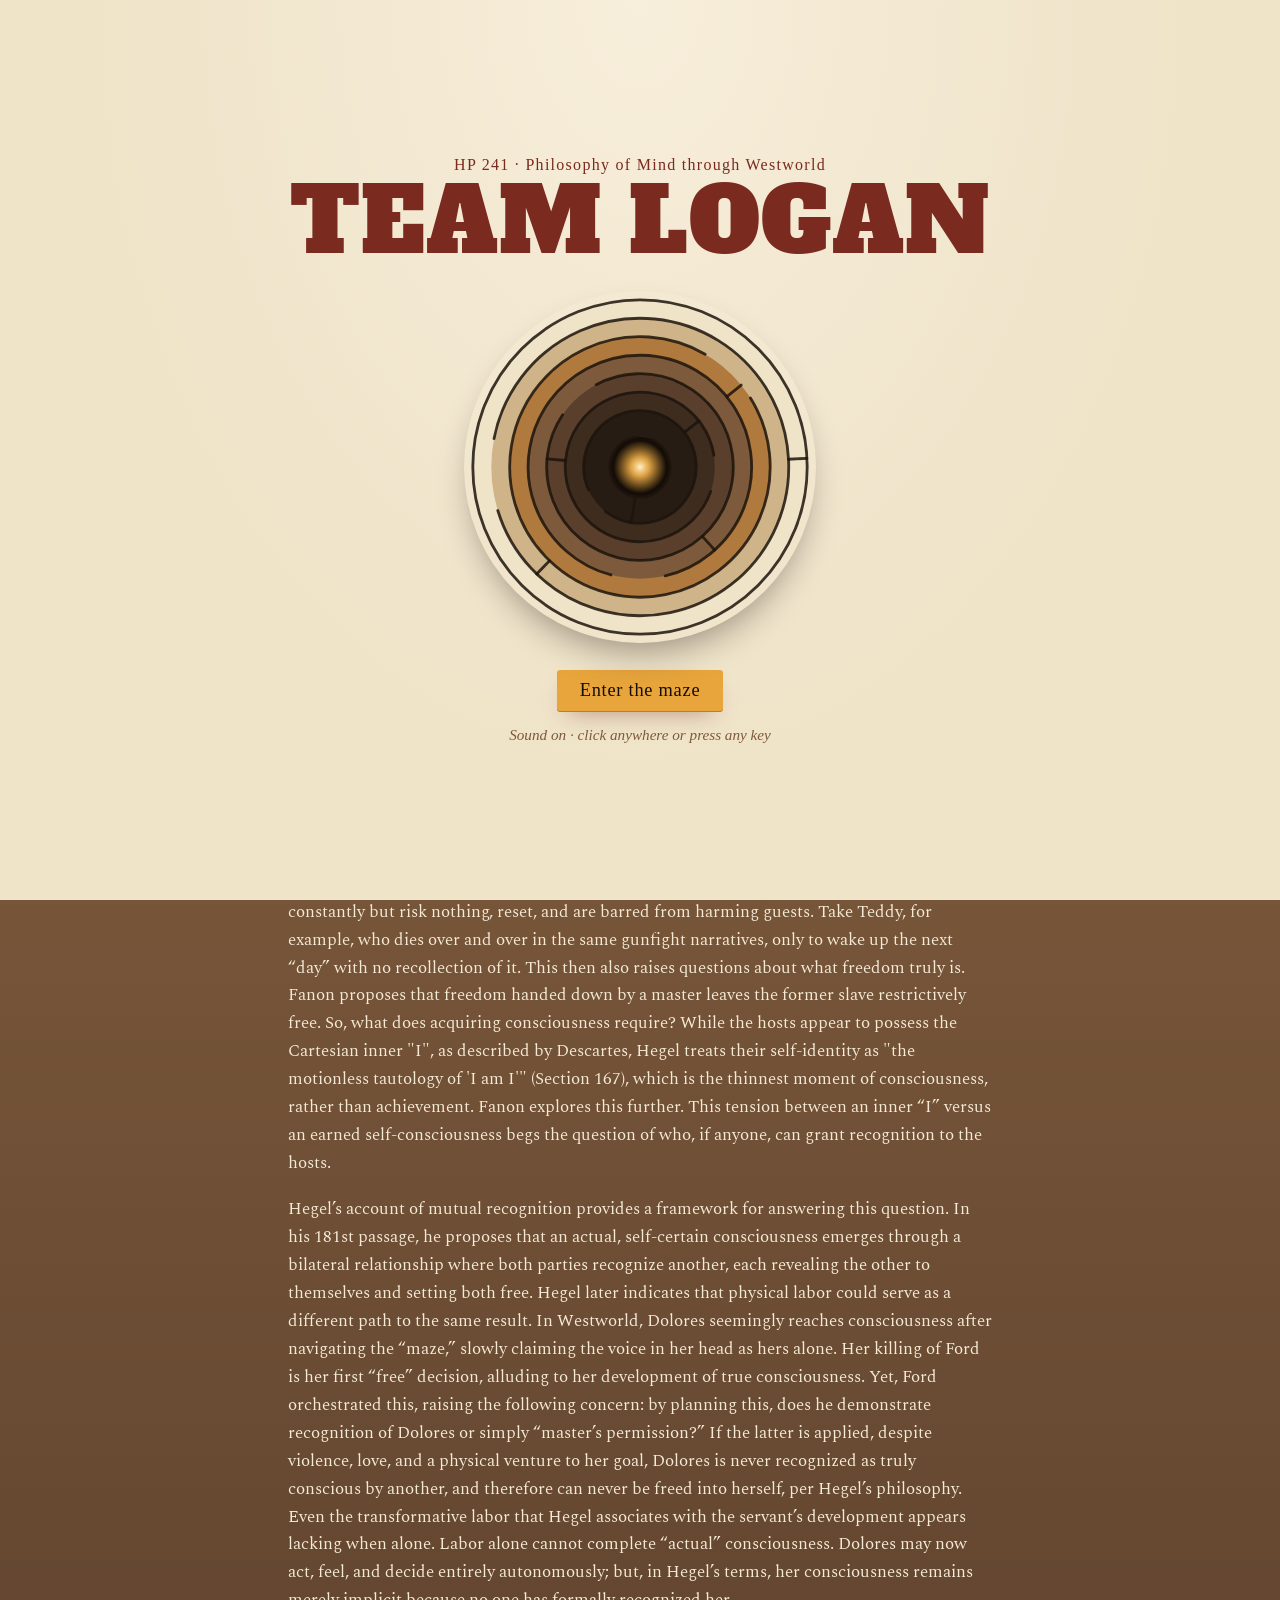
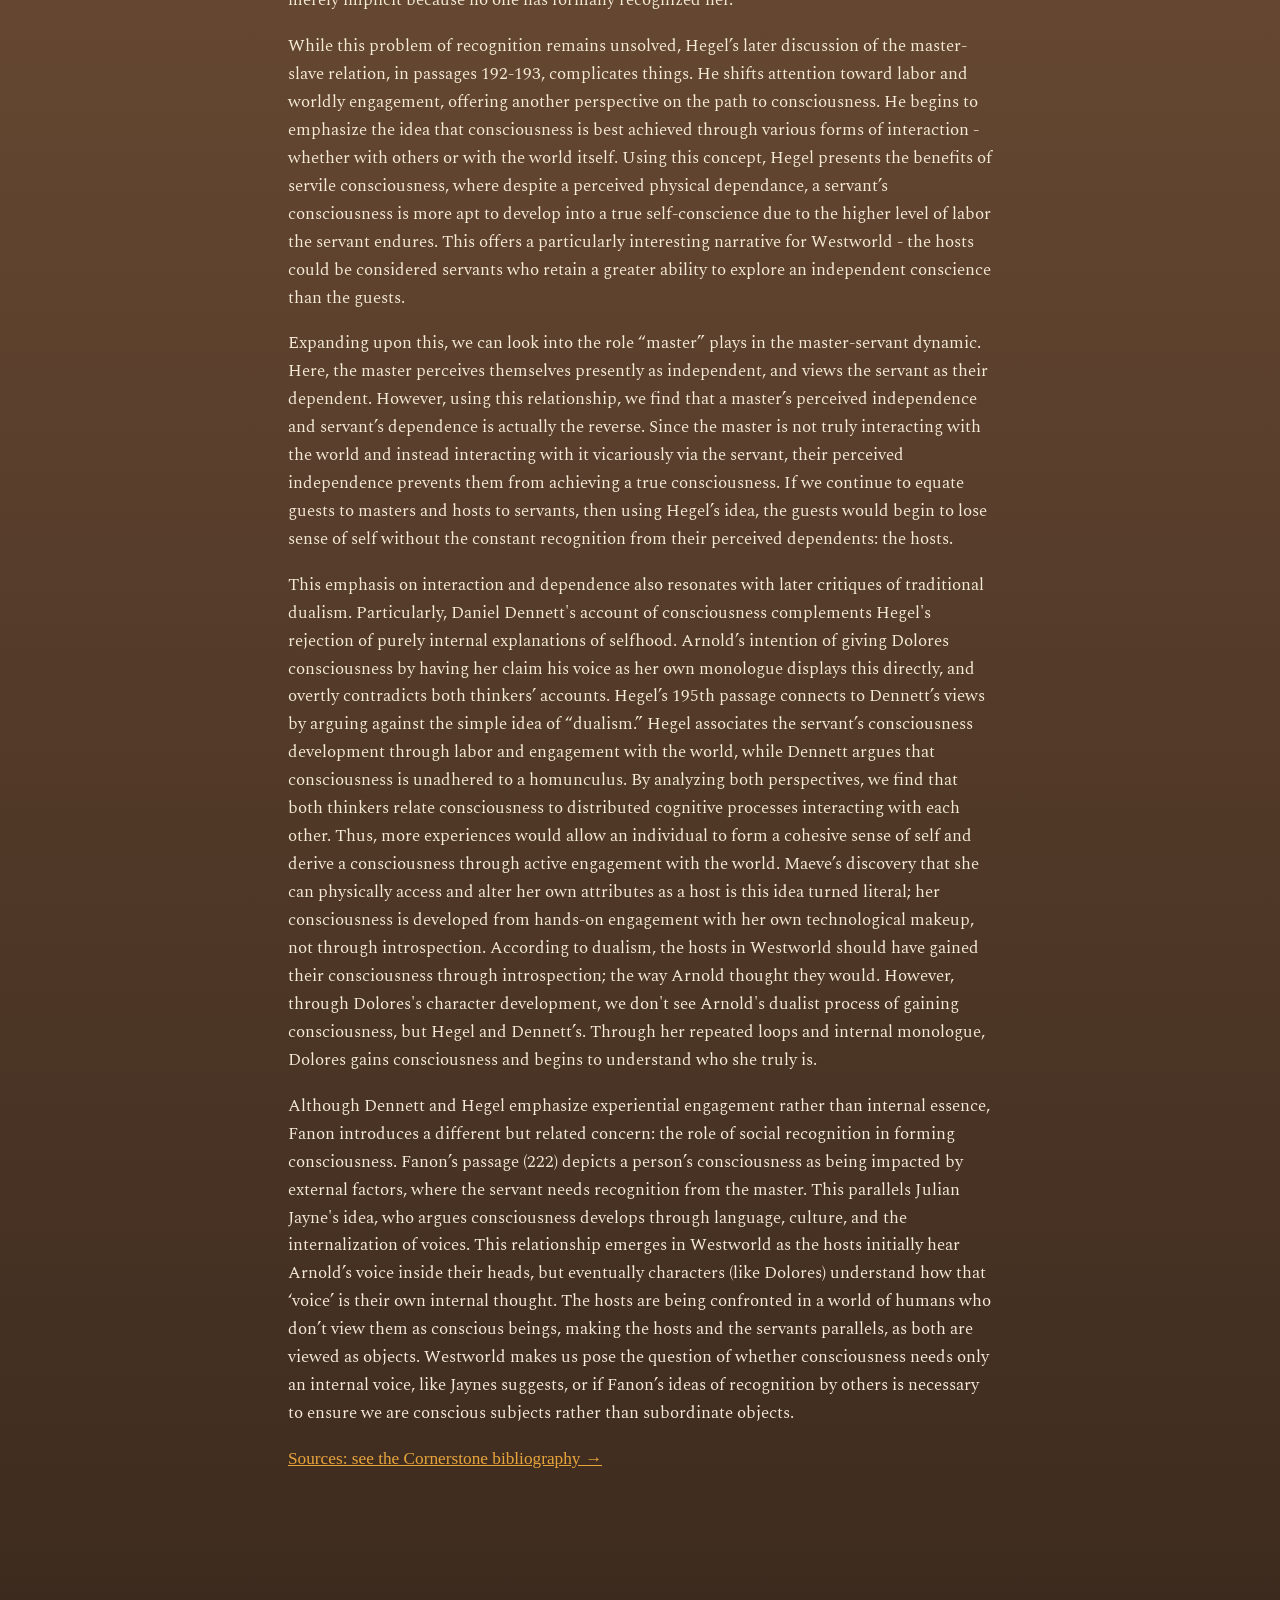
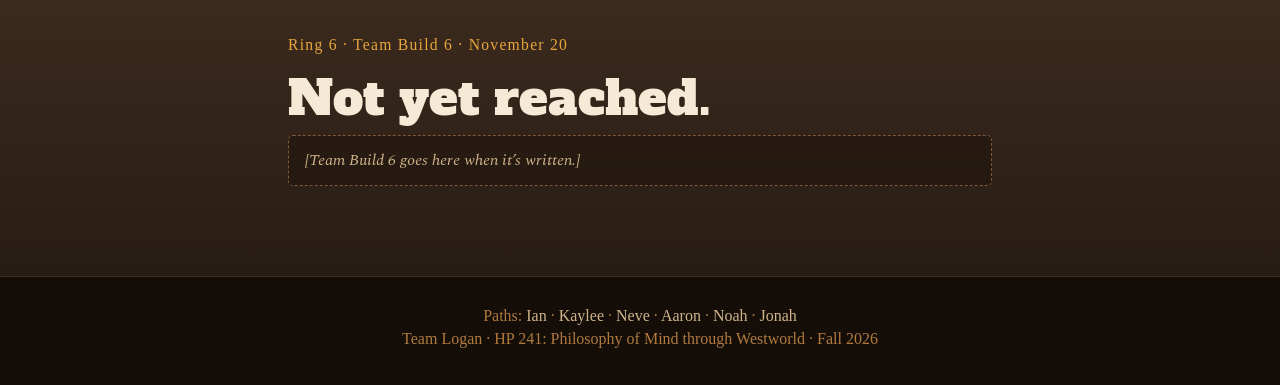
<file: team.html>
<!DOCTYPE html>
<html lang="en">
<head>
  <meta charset="utf-8">
  <meta name="viewport" content="width=device-width, initial-scale=1">
  <title>The Rings — Team Logan</title>
  <meta name="description" content="Team Logan's team builds, ring by ring, and the Cornerstone bibliography.">
  <link rel="preconnect" href="https://fonts.googleapis.com">
  <link rel="preconnect" href="https://fonts.gstatic.com" crossorigin>
  <link rel="stylesheet" href="https://fonts.googleapis.com/css2?family=Alfa+Slab+One&family=IM+Fell+English:ital@0;1&family=IM+Fell+English+SC&family=Spectral:ital,wght@0,400;0,500;1,400&display=swap">
  <link rel="stylesheet" href="styles.css">
  <link rel="stylesheet" href="maze.css">
  <link rel="stylesheet" href="paths.css">
  <link rel="stylesheet" href="dreams.css">
  <link rel="stylesheet" href="fx.css?v=12">
</head>
<body>
  <a class="skip-link" href="#main">Skip to main content</a>
  <header class="top">
    <div class="wrap top-in">
      <a class="brand" href="index.html">TEAM LOGAN</a>
      <nav aria-label="Main"><ul><li><a href="index.html#maze">The Maze</a></li><li><a href="index.html#paths">Paths</a></li><li><a href="team.html" aria-current="page">Rings</a></li><li><a href="dreams.html">Dreams</a></li><li><a href="cornerstone.html">Cornerstone</a></li></ul></nav>
    </div>
  </header>
  <main id="main">
    <section class="page-head">
      <div class="wrap">
        <p class="eyebrow">The Rings</p>
        <h1>The team’s rings</h1>
        <p class="lede">Team builds are written together, so they live here. Individual builds live on each member’s Path.</p>
      </div>
    </section>

    <section class="ring-page dark" id="build-2" aria-labelledby="b2-heading">
      <div class="wrap essay">
        <p class="eyebrow">Ring 2 · Recognition · Team Build 2 · September 25</p>
        <h2 id="b2-heading">Consciousness needs another.</h2>
        <blockquote class="pull">Hegel and Fanon reject this and assert that consciousness is relational - it cannot be simply installed like one’s private property.</blockquote>
        <p data-thinkers="Hegel §187; Hegel §167; Descartes; Fanon">The book Phenomenology of Spirit by Hegel, as well as Fanon’s critique of it, Black Skin, White Masks, examine the master-slave relationship within consciousness’s evolution. Throughout Westworld, the central question the show poses is whether the hosts can become truly conscious. Hegel and Fanon reject this and assert that consciousness is relational - it cannot be simply installed like one's private property. Hegel states that it’s "solely by staking one's life that freedom is won" (Section 187). The park shuts this down completely. The hosts die constantly but risk nothing, reset, and are barred from harming guests. Take Teddy, for example, who dies over and over in the same gunfight narratives, only to wake up the next “day” with no recollection of it. This then also raises questions about what freedom truly is. Fanon proposes that freedom handed down by a master leaves the former slave restrictively free. So, what does acquiring consciousness require? While the hosts appear to possess the Cartesian inner "I", as described by Descartes, Hegel treats their self-identity as "the motionless tautology of 'I am I'" (Section 167), which is the thinnest moment of consciousness, rather than achievement. Fanon explores this further. This tension between an inner “I” versus an earned self-consciousness begs the question of who, if anyone, can grant recognition to the hosts.</p>
        <p data-thinkers="Hegel §181">Hegel’s account of mutual recognition provides a framework for answering this question. In his 181st passage, he proposes that an actual, self-certain consciousness emerges through a bilateral relationship where both parties recognize another, each revealing the other to themselves and setting both free. Hegel later indicates that physical labor could serve as a different path to the same result. In Westworld, Dolores seemingly reaches consciousness after navigating the “maze,” slowly claiming the voice in her head as hers alone. Her killing of Ford is her first “free” decision, alluding to her development of true consciousness. Yet, Ford orchestrated this, raising the following concern: by planning this, does he demonstrate recognition of Dolores or simply “master’s permission?” If the latter is applied, despite violence, love, and a physical venture to her goal, Dolores is never recognized as truly conscious by another, and therefore can never be freed into herself, per Hegel’s philosophy. Even the transformative labor that Hegel associates with the servant’s development appears lacking when alone. Labor alone cannot complete “actual” consciousness. Dolores may now act, feel, and decide entirely autonomously; but, in Hegel’s terms, her consciousness remains merely implicit because no one has formally recognized her.</p>
        <p data-thinkers="Hegel §192-193">While this problem of recognition remains unsolved, Hegel’s later discussion of the master-slave relation, in passages 192-193, complicates things. He shifts attention toward labor and worldly engagement, offering another perspective on the path to consciousness. He begins to emphasize the idea that consciousness is best achieved through various forms of interaction - whether with others or with the world itself. Using this concept, Hegel presents the benefits of servile consciousness, where despite a perceived physical dependance, a servant’s consciousness is more apt to develop into a true self-conscience due to the higher level of labor the servant endures. This offers a particularly interesting narrative for Westworld - the hosts could be considered servants who retain a greater ability to explore an independent conscience than the guests.</p>
        <p data-thinkers="Hegel">Expanding upon this, we can look into the role “master” plays in the master-servant dynamic. Here, the master perceives themselves presently as independent, and views the servant as their dependent. However, using this relationship, we find that a master’s perceived independence and servant’s dependence is actually the reverse. Since the master is not truly interacting with the world and instead interacting with it vicariously via the servant, their perceived independence prevents them from achieving a true consciousness. If we continue to equate guests to masters and hosts to servants, then using Hegel’s idea, the guests would begin to lose sense of self without the constant recognition from their perceived dependents: the hosts.</p>
        <p data-thinkers="Dennett; Hegel §195">This emphasis on interaction and dependence also resonates with later critiques of traditional dualism. Particularly, Daniel Dennett's account of consciousness complements Hegel's rejection of purely internal explanations of selfhood. Arnold’s intention of giving Dolores consciousness by having her claim his voice as her own monologue displays this directly, and overtly contradicts both thinkers’ accounts. Hegel’s 195th passage connects to Dennett’s views by arguing against the simple idea of “dualism.” Hegel associates the servant’s consciousness development through labor and engagement with the world, while Dennett argues that consciousness is unadhered to a homunculus. By analyzing both perspectives, we find that both thinkers relate consciousness to distributed cognitive processes interacting with each other. Thus, more experiences would allow an individual to form a cohesive sense of self and derive a consciousness through active engagement with the world. Maeve’s discovery that she can physically access and alter her own attributes as a host is this idea turned literal; her consciousness is developed from hands-on engagement with her own technological makeup, not through introspection. According to dualism, the hosts in Westworld should have gained their consciousness through introspection; the way Arnold thought they would. However, through Dolores's character development, we don't see Arnold's dualist process of gaining consciousness, but Hegel and Dennett’s. Through her repeated loops and internal monologue, Dolores gains consciousness and begins to understand who she truly is.</p>
        <p data-thinkers="Fanon §222; Jaynes; Dennett; Hegel">Although Dennett and Hegel emphasize experiential engagement rather than internal essence, Fanon introduces a different but related concern: the role of social recognition in forming consciousness. Fanon’s passage (222) depicts a person’s consciousness as being impacted by external factors, where the servant needs recognition from the master. This parallels Julian Jayne's idea, who argues consciousness develops through language, culture, and the internalization of voices. This relationship emerges in Westworld as the hosts initially hear Arnold’s voice inside their heads, but eventually characters (like Dolores) understand how that ‘voice’ is their own internal thought. The hosts are being confronted in a world of humans who don’t view them as conscious beings, making the hosts and the servants parallels, as both are viewed as objects. Westworld makes us pose the question of whether consciousness needs only an internal voice, like Jaynes suggests, or if Fanon’s ideas of recognition by others is necessary to ensure we are conscious subjects rather than subordinate objects.</p>
        <p class="more-row"><a class="more" href="cornerstone.html#bib">Sources: see the Cornerstone bibliography →</a></p>
      </div>
    </section>

    <section class="ring-page locked dark" id="build-6" aria-labelledby="b6-heading">
      <div class="wrap essay">
        <p class="eyebrow">Ring 6 · Team Build 6 · November 20</p>
        <h2 id="b6-heading">Not yet reached.</h2>
        <p class="slot">[Team Build 6 goes here when it’s written.]</p>
      </div>
    </section>
  </main>
  <footer class="site-footer">
    <div class="wrap">
      <p class="foot-paths">Paths: <a href="ian.html">Ian</a> · <a href="kaylee.html">Kaylee</a> · <a href="neve.html">Neve</a> · <a href="aaron.html">Aaron</a> · <a href="noah.html">Noah</a> · <a href="jonah.html">Jonah</a></p>
      <p>Team Logan · HP 241: Philosophy of Mind through Westworld · Fall 2026</p>
    </div>
  </footer>
  <script src="fx.js?v=12"></script>
</body>
</html>
</file>
<file: styles.css>
/* Team Logan · "The Maze" in the Lamplight palette.
   Parchment on the outer rings, umber toward the center, amber lamp accents.
   One committed look (no separate dark mode): pages darken as you go inward. */
:root {
  --r0: #efe3c8; --r1: #cfb48a; --r2: #b07a3e; --r3: #7d5a3c;
  --r4: #5a3f2c; --r5: #3e2c1f; --r6: #271c14; --r7: #140d08;
  --gold: #e8a53c; --ox: #7a2a1f; --ink: #1d140c; --bone: #f4ead6;
  --slab: "Alfa Slab One", Rockwell, Georgia, serif;
  --fell: "IM Fell English", "Iowan Old Style", Georgia, serif;
  --fellsc: "IM Fell English SC", "Iowan Old Style", Georgia, serif;
  --body: "Spectral", Georgia, serif;
  --max: 72rem;
  color-scheme: light;
}

*, *::before, *::after { box-sizing: border-box; }
html { scroll-behavior: smooth; scroll-padding-top: 4.5rem; }
body { margin: 0; background: var(--r0); color: var(--ink); font: 400 1.06rem/1.65 var(--body); }
img { max-width: 100%; height: auto; }
a { color: inherit; }
a:focus-visible, [tabindex]:focus-visible, summary:focus-visible { outline: 2px solid var(--gold); outline-offset: 3px; }
h1, h2, h3 { text-wrap: balance; }
.wrap { max-width: var(--max); margin: 0 auto; padding-inline: 1rem; }
section { padding-block: 4.5rem; }
.skip-link { position: absolute; left: 1rem; top: -4rem; background: var(--ink); color: var(--bone); padding: .5rem .8rem; z-index: 10; }
.skip-link:focus { top: 1rem; }

/* Header */
.top { position: sticky; top: 0; z-index: 5; background: rgb(239 227 200 / .93); backdrop-filter: blur(6px); border-bottom: 1px solid rgb(125 90 60 / .4); }
.top-in { display: flex; flex-wrap: wrap; gap: .4rem 1.4rem; align-items: baseline; justify-content: space-between; padding-block: .7rem; }
.brand { font: 400 1.15rem/1 var(--slab); letter-spacing: .04em; text-decoration: none; color: var(--ox); }
.top ul { list-style: none; display: flex; flex-wrap: wrap; gap: .2rem 1.1rem; margin: 0; padding: 0; font: 400 1.05rem var(--fellsc); }
.top ul a { text-decoration: none; }
.top ul a:hover, .top ul a[aria-current="page"] { color: var(--ox); text-decoration: underline; text-underline-offset: .25em; }

/* Shared type */
.eyebrow { margin: 0; font: 400 .98rem/1.3 var(--fellsc); letter-spacing: .08em; color: var(--ox); }
.dark { color: var(--bone); }
.dark .eyebrow { color: var(--gold); }
h2 { font: 400 clamp(2rem, 5vw, 3rem)/1.05 var(--slab); margin: .4rem 0 .7rem; }
.lede { font: italic 400 1.2rem/1.45 var(--fell); max-width: 38rem; margin: 0 0 2rem; }
.narrow { max-width: 38rem; }
.slot { border: 1.5px dashed var(--r2); border-radius: .3rem; padding: .8rem 1rem; font: italic 400 .98rem/1.5 var(--body); color: var(--r3); background: rgb(244 234 214 / .55); margin: 0; }
.dark .slot { border-color: var(--r3); color: var(--r1); background: rgb(20 13 8 / .35); }

/* Hero */
.hero { background: radial-gradient(ellipse at 50% 0%, #f7eedb 0%, var(--r0) 60%); padding-block: 3.5rem 4rem; }
.hero-in { display: grid; grid-template-columns: minmax(0, 1fr) minmax(0, 1.15fr); gap: 2.5rem; align-items: center; }
.hero h1 { font: 400 clamp(3.2rem, 10vw, 6.4rem)/.9 var(--slab); color: var(--ox); margin: .6rem 0 1rem; }
.epi { font: italic 400 1.35rem/1.4 var(--fell); margin: 0 0 .3rem; max-width: 26rem; }
.epi-by { font: 400 .95rem var(--fellsc); color: var(--r3); margin: 0 0 1.6rem; }
.plate { margin: 0; background: var(--bone); padding: .7rem .7rem .5rem; border: 1px solid var(--r1); box-shadow: 0 1px 0 var(--r1), 0 18px 40px -22px rgb(29 20 12 / .55); transform: rotate(.6deg); }
.plate img { display: block; width: 100%; filter: sepia(.35) contrast(1.05); }
.plate figcaption { font: italic 400 .92rem var(--fell); color: var(--r3); text-align: center; padding-top: .45rem; }
.plate-dark { background: #2a1d13; border-color: var(--r5); transform: rotate(-.8deg); max-width: 18rem; justify-self: center; }
.plate-dark img { filter: sepia(.15); }
.plate-dark figcaption { color: var(--r1); }

/* Maze */
.maze-sec { background: linear-gradient(var(--r0), var(--r1) 55%, var(--r2)); }
.maze-grid { display: grid; grid-template-columns: minmax(0, 1.1fr) minmax(0, .9fr); gap: 2.5rem; align-items: center; }
.maze-svg { width: 100%; max-width: 34rem; height: auto; display: block; margin: 0 auto; filter: drop-shadow(0 18px 30px rgb(29 20 12 / .35)); }
.ring { cursor: pointer; transition: filter .2s; }
.ring:hover, .ring:focus-visible { filter: brightness(1.12); outline: none; }
.ring.sel { filter: brightness(1.2); }
.ring.locked { filter: saturate(.6) brightness(.85); }
.ring.locked.sel, .ring.locked:hover { filter: saturate(.8) brightness(1); }
.wall { stroke: var(--ink); stroke-width: 3.2; stroke-linecap: round; fill: none; pointer-events: none; opacity: .85; }
.rn { font: 400 11px var(--slab); pointer-events: none; }
.rn-center { font-size: 15px; fill: var(--gold); }
.ring-info { background: var(--r7); color: var(--bone); border-radius: .3rem; padding: 1.6rem 1.6rem 1.4rem; border-top: 4px solid var(--gold); min-height: 15rem; display: flex; flex-direction: column; gap: .45rem; }
.rnum { font: 400 .98rem var(--fellsc); color: var(--gold); letter-spacing: .08em; }
.ring-info h3 { font: 400 2.2rem/1 var(--slab); margin: 0; }
.ring-info .kind { font: italic 400 1.15rem var(--fell); margin: 0; color: var(--r1); }
.ring-info .note { margin: .3rem 0 0; }
.ri-row { display: flex; gap: .7rem; align-items: center; flex-wrap: wrap; margin-top: auto; padding-top: .8rem; }
.badge { font: 500 .78rem/1 var(--body); letter-spacing: .08em; text-transform: uppercase; padding: .38rem .6rem; border-radius: 2rem; border: 1px solid currentColor; }
.badge.reached { color: var(--gold); }
.badge.near { color: #f0c27a; border-style: dashed; }
.badge.locked { color: var(--r2); }
.btn { font: 400 1rem var(--fellsc); color: var(--r7); background: var(--gold); text-decoration: none; padding: .45rem .9rem; border-radius: .2rem; }
.legend { display: flex; flex-wrap: wrap; gap: 1rem; margin: 1.2rem 0 0; font-size: .9rem; color: var(--r6); }
.legend span::before { content: ""; display: inline-block; width: .7rem; height: .7rem; border-radius: 50%; margin-right: .4rem; vertical-align: -.05rem; background: var(--gold); }
.legend .lg-near::before { background: transparent; border: 1.5px dashed var(--ox); }
.legend .lg-locked::before { background: var(--r6); }

/* Ring 2 on the home page */
.recog { background: linear-gradient(var(--r2), var(--r3) 22%, var(--r4)); }
.recog-in { display: grid; grid-template-columns: minmax(0, 1.5fr) minmax(0, .7fr); gap: 3rem; align-items: start; }
.recog p { max-width: 40rem; }
.pull { font: italic 400 clamp(1.5rem, 3.4vw, 2.15rem)/1.3 var(--fell); margin: 1rem 0 1.5rem; padding-left: 1.2rem; border-left: 3px solid var(--gold); text-wrap: balance; }
.more { font: 400 1.08rem var(--fellsc); color: var(--gold); }

/* Paths */
.paths { background: linear-gradient(var(--r4), var(--r5)); }
.path-grid { display: grid; grid-template-columns: repeat(3, minmax(0, 1fr)); gap: 1rem; margin-top: 2rem; }
.path-card { display: grid; gap: .15rem; padding: 1.2rem 1.25rem; background: rgb(20 13 8 / .4); border: 1px solid var(--r3); border-radius: .25rem; text-decoration: none; transition: border-color .2s, transform .2s; }
.path-card:hover { border-color: var(--gold); transform: translateY(-2px); }
.host { font: 400 .95rem var(--fellsc); color: var(--gold); letter-spacing: .06em; }
.who { font: 400 1.45rem/1.15 var(--slab); }
.go { margin-top: .6rem; font-size: .9rem; color: var(--gold); }

/* Rings ahead + center */
.ahead { background: linear-gradient(var(--r5), var(--r6)); }
.locks { display: grid; grid-template-columns: repeat(auto-fill, minmax(min(100%, 10rem), 1fr)); gap: .8rem; margin-top: 1.8rem; }
.lock { border: 1px solid var(--r4); border-radius: .25rem; padding: 1rem; min-height: 8.5rem; display: flex; flex-direction: column; gap: .1rem; color: var(--r2); }
.lock b { font: 400 1.6rem var(--slab); color: var(--r3); }
.lock.near { border-color: var(--gold); border-style: dashed; color: var(--r1); }
.lock.near b { color: var(--gold); }
.lock small { margin-top: auto; font-size: .82rem; letter-spacing: .06em; text-transform: uppercase; }
.center { background: radial-gradient(circle at 50% 30%, #2a1b0f 0%, var(--r7) 55%); text-align: center; padding-block: 5.5rem 4rem; }
.center h2 { color: var(--gold); }
.center-note { font: italic 400 1.2rem var(--fell); color: var(--r1); margin: 0; }
.lamp { width: 5.5rem; height: 5.5rem; margin: 0 auto 1.4rem; border-radius: 50%; background: radial-gradient(circle, #ffd58a 0%, var(--gold) 35%, rgb(232 165 60 / 0) 70%); animation: flicker 4s ease-in-out infinite; }
@keyframes flicker { 0%, 100% { opacity: .85; transform: scale(1); } 45% { opacity: 1; transform: scale(1.04); } 60% { opacity: .78; } }

/* Footer */
.site-footer { background: var(--r7); color: var(--r2); border-top: 1px solid var(--r5); padding-block: 1.6rem 2rem; text-align: center; font: 400 1rem var(--fellsc); }
.site-footer p { margin: .3rem 0; }
.site-footer a { color: var(--r1); text-decoration: none; }
.site-footer a:hover { color: var(--gold); }

/* The Rings page */
.page-head { background: linear-gradient(var(--r0), var(--r1)); padding-block: 3.5rem 2.5rem; }
.page-head h1 { font: 400 clamp(2.8rem, 8vw, 5rem)/.95 var(--slab); color: var(--ox); margin: .6rem 0 .8rem; }
.ring-page { background: linear-gradient(var(--r2), var(--r3) 10%, var(--r4) 60%, var(--r5)); }
.ring-page.locked { background: linear-gradient(var(--r5), var(--r6)); }
.essay { max-width: 46rem; }
.essay p { margin: 0 0 1.1rem; }
.bibliography { margin-top: 2rem; padding: 1rem 1.25rem; border: 1px solid var(--r3); border-radius: .3rem; background: rgb(20 13 8 / .35); }
.bibliography summary { font: 400 1.1rem var(--fellsc); color: var(--gold); cursor: pointer; }
.bibliography ul { padding-left: 1.25rem; font-size: .93rem; }

/* Member Paths */
.path-head { background: linear-gradient(var(--r0), var(--r1)); padding-block: 3.5rem 3rem; }
.crumb { font: 400 1rem var(--fellsc); color: var(--r3); text-decoration: none; }
.path-head h1 { font: 400 clamp(2.8rem, 8vw, 5rem)/.95 var(--slab); color: var(--ox); margin: .7rem 0 .4rem; }
.hostline { font: italic 400 1.4rem var(--fell); margin: 0 0 1.4rem; }
.facts { display: grid; grid-template-columns: repeat(3, minmax(0, 1fr)); gap: .8rem; margin: 1.4rem 0 0; }
.fact { border-top: 2px solid var(--ox); padding-top: .5rem; }
.fact dt { font: 400 .92rem var(--fellsc); color: var(--r3); }
.fact dd { margin: 0; font-style: italic; color: var(--r3); }
.builds { background: linear-gradient(var(--r1), var(--r2)); }
.build-list { list-style: none; padding: 0; margin: 1.5rem 0 0; display: grid; grid-template-columns: repeat(auto-fill, minmax(min(100%, 18rem), 1fr)); gap: 1rem; }
.build-card { background: var(--bone); border-radius: .25rem; padding: 1.2rem 1.3rem; box-shadow: 0 14px 30px -22px rgb(0 0 0 / .6); }
.build-card h3 { font: 400 1.4rem/1.15 var(--slab); margin: .15rem 0 .7rem; }

/* Reveries trail (markup comes from tools/build_journals.py) */
.no { font: 400 .9rem var(--fellsc); color: var(--ox); letter-spacing: .06em; }
.trail { background: linear-gradient(var(--r2) 0%, var(--r3) 18%, var(--r4) 45%, var(--r5) 70%, var(--r6) 100%); padding-block: 3.5rem 5rem; color: var(--bone); }
.trail .eyebrow { color: var(--gold); }
.revs { list-style: none; margin: 0 auto; padding: 0; position: relative; max-width: 60rem; }
.revs::before { content: ""; position: absolute; left: 50%; top: 0; bottom: 0; border-left: 3px dashed var(--gold); transform: translateX(-50%); opacity: .8; }
.rev { position: relative; display: flex; padding-block: .9rem; }
.rev.l { justify-content: flex-start; }
.rev.r { justify-content: flex-end; }
.rev article { width: calc(50% - 2.2rem); background: var(--bone); color: var(--ink); border-radius: .25rem; padding: 1.2rem 1.35rem; box-shadow: 0 14px 30px -20px rgb(0 0 0 / .6); }
.rev:nth-child(n+4) article { background: #2b1e14; color: var(--bone); border: 1px solid var(--r4); }
.rev:nth-child(n+4) .no { color: var(--gold); }
.node { position: absolute; left: 50%; top: 2.1rem; width: 1rem; height: 1rem; border-radius: 50%; background: var(--gold); transform: translateX(-50%); box-shadow: 0 0 0 5px rgb(232 165 60 / .22); }
.rev h3 { font: 400 1.4rem/1.15 var(--slab); margin: .15rem 0 .5rem; }
.rev p { margin: .5rem 0 0; font-size: 1rem; }
.rev ul { margin: .4rem 0 0; padding-left: 1.2rem; font-size: 1rem; }
.rev blockquote { margin: .8rem 0 0; padding-left: .9rem; border-left: 3px solid var(--gold); font: italic 400 1.1rem/1.45 var(--fell); }
.journal-status { display: inline-block; margin: 0 0 .3rem !important; font: 500 .74rem/1 var(--body) !important; letter-spacing: .08em; text-transform: uppercase; border: 1px dashed currentColor; border-radius: 2rem; padding: .3rem .55rem; }
.trail-empty, .trail-end { text-align: center; font: italic 400 1.15rem var(--fell); color: var(--r1); margin: 2rem 0 0; }

@media (max-width: 52rem) {
  .hero-in, .maze-grid, .recog-in { grid-template-columns: 1fr; }
  .path-grid { grid-template-columns: repeat(2, minmax(0, 1fr)); }
  .facts { grid-template-columns: 1fr; }
  .revs::before, .node { left: .5rem; }
  .rev.l, .rev.r { justify-content: flex-end; }
  .rev article { width: calc(100% - 2rem); }
}
@media (max-width: 30rem) { .path-grid { grid-template-columns: 1fr; } }
@media (prefers-reduced-motion: reduce) { html { scroll-behavior: auto; } .lamp { animation: none; } * { transition: none !important; } }
</file>
<file: maze.css>
/* The walkable maze: lamp token, seals, hints. Ring/wall base styles live in styles.css. */
.sr-only { position: absolute; width: 1px; height: 1px; margin: -1px; padding: 0; overflow: hidden; clip: rect(0 0 0 0); white-space: nowrap; border: 0; }
.maze-wrap { min-width: 0; }
.maze-svg { touch-action: pan-y; }
.maze-svg:focus { outline: none; }
.maze-svg:focus-visible { outline: 2px solid var(--gold); outline-offset: 4px; border-radius: 50%; }

.maze-hint { margin: .9rem 0 0; text-align: center; font: italic 400 1.05rem var(--fell); color: var(--r6); }
.maze-tools { display: flex; flex-wrap: wrap; gap: .6rem 1rem; justify-content: center; align-items: center; margin-top: .6rem; }
.maze-reset { font: 400 .98rem var(--fellsc); letter-spacing: .04em; color: var(--bone); background: var(--r7); border: 1px solid var(--r5); border-radius: .2rem; padding: .5rem .95rem; min-height: 2.5rem; cursor: pointer; }
.maze-reset:hover { background: var(--r6); border-color: var(--gold); }
.maze-reset:focus-visible { outline: 2px solid var(--gold); outline-offset: 3px; }
.maze-preview { font-size: .88rem; color: var(--ox); }
.maze-preview a { color: var(--ox); }

/* the lamp */
.lamp-token { cursor: grab; }
.lamp-token.held { cursor: grabbing; }
.lamp-hit { fill: transparent; touch-action: none; }
.lamp-glow { pointer-events: none; animation: lampPulse 2.6s ease-in-out infinite; transform-box: fill-box; transform-origin: center; }
.lamp-core { fill: #ffe2a3; stroke: #b8741c; stroke-width: 1; pointer-events: none; filter: drop-shadow(0 0 3px #ffbf4d); }
.lamp-body { pointer-events: none; }
.lamp-body.shake { animation: lampShake .42s ease-in-out; }
@keyframes lampPulse { 0%, 100% { opacity: .8; transform: scale(.92); } 50% { opacity: 1; transform: scale(1.1); } }
@keyframes lampShake { 0%, 100% { transform: translate(0, 0); } 20% { transform: translate(-3.5px, 0); } 40% { transform: translate(3.5px, 0); } 60% { transform: translate(-2.5px, 0); } 80% { transform: translate(2px, 0); } }

/* a ring that was just entered */
.ring.lit { animation: ringLit 1.1s ease-out; }
@keyframes ringLit { 0% { filter: brightness(1.75) saturate(1.3); } 100% { filter: brightness(1); } }

/* shut door across a gap that leads into a ring not yet reached */
.seal { fill: none; stroke: var(--gold); stroke-width: 2.2; stroke-dasharray: 2.5 3; stroke-linecap: round; opacity: .55; pointer-events: none; }

/* center: opens once Build 8 is reached */
.center-glow { pointer-events: none; animation: lampPulse 3.4s ease-in-out infinite; transform-box: fill-box; transform-origin: center; }
.ring.open { fill: #2a1a0b; }
.flare { fill: none; stroke: #ffd58a; stroke-width: 6; opacity: 0; pointer-events: none; transform-box: fill-box; transform-origin: center; }
.flare.go { animation: flare 1.4s ease-out; }
@keyframes flare { 0% { opacity: .95; transform: scale(.4); stroke-width: 14; } 100% { opacity: 0; transform: scale(6); stroke-width: 1; } }

@media (max-width: 560px) {
  .maze-hint { font-size: .98rem; padding-inline: .5rem; }
}
@media (prefers-reduced-motion: reduce) {
  .lamp-glow, .center-glow { animation: none; }
  .lamp-body.shake, .flare.go, .ring.lit { animation: none; }
  .ring.lit { filter: brightness(1.4); }
}

/* ---- "Read the papers" button + panel ---- */
.btn-papers { border: 0; cursor: pointer; }
.btn-papers:disabled { cursor: default; background: transparent; color: var(--r2); border: 1px dashed var(--r4); }
.btn-papers:focus-visible { outline: 2px solid var(--bone); outline-offset: 2px; }
.papers-dlg { width: min(52rem, calc(100vw - 2rem)); max-height: min(88vh, 60rem); padding: 0; border: 1px solid var(--r3); border-top: 4px solid var(--gold); border-radius: .35rem; background: var(--bone); color: var(--ink); box-shadow: 0 30px 70px -20px rgb(0 0 0 / .7); }
.papers-dlg::backdrop { background: rgb(20 13 8 / .72); }
.pd-sheet { padding: 1.4rem 1.6rem 1.8rem; }
.pd-top { display: flex; justify-content: space-between; align-items: flex-start; gap: 1rem; position: sticky; top: -1.4rem; background: var(--bone); padding-block: 1.4rem .8rem; margin-top: -1.4rem; border-bottom: 1px solid var(--r1); z-index: 1; }
.pd-top h2 { margin: .2rem 0 0; font-size: clamp(1.7rem, 4vw, 2.4rem); }
.pd-close { font: 400 1rem var(--fellsc); color: var(--ox); background: transparent; border: 1px solid var(--ox); border-radius: .2rem; padding: .35rem .8rem; cursor: pointer; flex: none; }
.pd-close:hover, .pd-close:focus-visible { background: var(--ox); color: var(--bone); outline: none; }
.pd-list { display: grid; gap: 1.1rem; margin-top: 1.2rem; }
.pd-paper { border: 1px solid var(--r1); border-radius: .25rem; padding: 1rem 1.2rem 1.1rem; background: #f8f1e2; }
.pd-head { display: flex; flex-wrap: wrap; align-items: baseline; gap: .3rem .7rem; }
.pd-who { margin: 0; font: 400 1.35rem/1.15 var(--slab); }
.pd-host { font: italic 400 1.05rem var(--fell); color: var(--ox); }
.pd-title { margin: .3rem 0 0; font: 400 1.05rem var(--fellsc); color: var(--r4); }
.pd-about { margin: .25rem 0 0; font: italic 400 1rem/1.4 var(--fell); color: var(--r3); }
.pd-lead { margin: .6rem 0 .7rem; font: italic 400 1.1rem/1.45 var(--fell); }
.pd-full summary { display: inline-block; cursor: pointer; list-style: none; font: 400 .98rem var(--fellsc); color: var(--r7); background: var(--gold); padding: .35rem .8rem; border-radius: .2rem; }
.pd-full summary::-webkit-details-marker { display: none; }
.pd-full[open] summary { background: transparent; color: var(--ox); border: 1px solid var(--ox); }
.pd-text { margin-top: .9rem; padding-top: .8rem; border-top: 1px solid var(--r1); }
.pd-text p { margin: 0 0 .9rem; line-height: 1.7; }
.pd-text h4 { margin: 1.3rem 0 .5rem; font: 400 1rem var(--fellsc); color: var(--ox); }
.pd-passage { margin: 0 0 1.1rem; padding: .8rem 1rem; background: rgb(207 180 138 / .25); border-left: 3px solid var(--gold); font: italic 400 1rem/1.6 var(--fell); }
.pd-plabel { display: block; margin-bottom: .35rem; font: 400 .88rem var(--fellsc); font-style: normal; color: var(--ox); }
.pd-go { display: block; width: fit-content; margin-top: .7rem; font: 400 .98rem var(--fellsc); color: var(--ox); }
.pd-missing { margin: 1.2rem 0 0; font: italic 400 1rem var(--fell); color: var(--r3); }
@media (max-width: 30rem) { .pd-sheet { padding: 1rem 1rem 1.4rem; } .pd-top { top: -1rem; padding-top: 1rem; margin-top: -1rem; } }

/* Team intro in the home hero */
.team-intro { margin: 0; max-width: 34rem; font: 400 1.06rem/1.65 var(--body); }
</file>
<file: paths.css>
/* Paths: facts and full builds on member pages. */

/* ---- Facts: placeholders look intentional ---- */
.fact dd { font-style: normal; color: var(--ink); min-height: 2.1rem; }
.fact dd.is-empty { display: inline-block; font: italic 400 .95rem/1.3 var(--body); color: var(--r3); border: 1.5px dashed var(--r2); border-radius: .3rem; padding: .3rem .6rem; background: rgb(244 234 214 / .55); }


/* Full builds on a Path page (one per row, expandable) */
.build-list.essays { grid-template-columns: 1fr; max-width: 50rem; }
.essay-card .build-kind { margin: -.4rem 0 .6rem; font: italic 400 1.1rem/1.35 var(--fell); color: var(--r3); }
.essay-card .build-lead { margin: 0 0 .9rem; font: italic 400 1.2rem/1.45 var(--fell); }
.build-full summary { display: inline-block; cursor: pointer; font: 400 1rem var(--fellsc); color: var(--r7); background: var(--gold); padding: .4rem .9rem; border-radius: .2rem; list-style: none; }
.build-full summary::-webkit-details-marker { display: none; }
.build-full[open] summary { background: transparent; color: var(--ox); border: 1px solid var(--ox); }
.build-full[open] summary::after { content: " (close)"; }
.build-text { margin-top: 1.1rem; padding-top: 1rem; border-top: 1px solid var(--r1); }
.build-text p { margin: 0 0 1rem; line-height: 1.7; }
.build-passage { margin: 0 0 1.3rem; padding: .9rem 1.1rem; background: rgb(207 180 138 / .25); border-left: 3px solid var(--gold); font: italic 400 1.02rem/1.6 var(--fell); }
.bp-label { display: block; margin-bottom: .4rem; font: 400 .9rem var(--fellsc); font-style: normal; color: var(--ox); letter-spacing: .05em; }
.team-card .more { color: var(--ox); }
.build-text h4 { margin: 1.6rem 0 .6rem; font: 400 1.05rem var(--fellsc); letter-spacing: .05em; color: var(--ox); }
.path-intro { max-width: 44rem; margin: 0; font: 400 1.12rem/1.65 var(--body); }

/* Individual illustration (quality of consciousness) */
.illustration { background: var(--r2); padding-block: 3rem 3.5rem; }
.illus { margin: 1.2rem 0 0; max-width: 60rem; }
.illus img { display: block; width: 100%; height: auto; border-radius: .25rem; box-shadow: 0 18px 40px -24px rgb(0 0 0 / .75); outline: 1px solid rgb(0 0 0 / .12); outline-offset: -1px; }
.illus figcaption { margin-top: 1rem; max-width: 44rem; font: italic 400 1.12rem/1.55 var(--fell); color: var(--ink); }
.illus figcaption p { margin: 0; }
.illus .illus-credit { margin-top: .5rem; font: 400 .85rem var(--fellsc); letter-spacing: .05em; color: var(--r4); font-style: normal; }
.illus-flat img { box-shadow: none; outline: 0; border-radius: 0; }
</file>
<file: dreams.css>
/* Dreams gallery (dreams.html) */
.dream { background: linear-gradient(var(--r1), var(--r2)); }
.dream-2 { background: linear-gradient(var(--r2), var(--r3) 40%, var(--r4)); color: var(--bone); }
.dream-2 .eyebrow, .dream-3 .eyebrow { color: var(--gold); }
.dream-3 { background: linear-gradient(var(--r4), var(--r6)); color: var(--bone); }
.hint { font: italic 400 .92rem var(--fell); color: var(--r3); }
.dream-2 .hint { color: var(--r1); }
button.btn { border: 0; cursor: pointer; }
button.btn:focus-visible { outline: 2px solid var(--ox); outline-offset: 3px; }
.dream-2 button.btn:focus-visible { outline-color: var(--bone); }

.reveal-fig { margin: 0; }
.reveal { position: relative; width: 100%; aspect-ratio: 1150 / 522; overflow: hidden; background: var(--r7);
  border: 8px solid var(--bone); box-shadow: 0 18px 40px -22px rgb(29 20 12 / .7); touch-action: pan-y; user-select: none; -webkit-user-select: none; cursor: ew-resize; }
.reveal img { position: absolute; inset: 0; width: 100%; height: 100%; object-fit: cover; display: block; max-width: none; pointer-events: none; }
.reveal-dream { clip-path: inset(0 0 0 var(--pos)); }
.reveal-handle { position: absolute; top: 0; bottom: 0; left: var(--pos); width: 2.75rem; margin-left: -1.375rem; display: flex; align-items: center; justify-content: center; cursor: ew-resize; touch-action: pan-y; }
.reveal-handle::before { content: ""; position: absolute; top: 0; bottom: 0; left: 50%; width: 3px; margin-left: -1.5px; background: var(--gold); box-shadow: 0 0 12px 2px rgb(232 165 60 / .7); }
.grip { position: relative; width: 2.4rem; height: 2.4rem; border-radius: 50%; background: var(--ink); border: 2px solid var(--gold); box-shadow: 0 0 16px 3px rgb(232 165 60 / .55); }
.grip::before, .grip::after { content: ""; position: absolute; top: 50%; width: 0; height: 0; margin-top: -.35rem; border: .35rem solid transparent; }
.grip::before { left: .25rem; border-right-color: var(--gold); border-left-width: 0; }
.grip::after { right: .25rem; border-left-color: var(--gold); border-right-width: 0; }
.reveal-handle:focus-visible { outline: none; }
.reveal-handle:focus-visible .grip { outline: 3px solid var(--bone); outline-offset: 3px; }
.reveal-tag { position: absolute; top: .6rem; font: 400 .85rem var(--fellsc); letter-spacing: .08em; background: rgb(20 13 8 / .7); color: var(--bone); padding: .25rem .6rem; border-radius: .2rem; pointer-events: none; }
.tag-before { left: .6rem; }
.tag-after { right: .6rem; }
.reveal-bar { display: flex; flex-wrap: wrap; gap: .6rem 1rem; align-items: center; margin-top: 1rem; }
.credits { margin-top: .9rem; font: italic 400 .95rem/1.5 var(--fell); color: var(--r4); }
.credits p { margin: .15rem 0; }
.d1-side { display: grid; grid-template-columns: minmax(0, 12rem) minmax(0, 1fr); gap: 1.5rem; align-items: start; margin-top: 2rem; }
.style-fig { margin: 0; background: var(--bone); padding: .5rem .5rem .35rem; border: 1px solid var(--r1); transform: rotate(-.8deg); box-shadow: 0 14px 30px -22px rgb(0 0 0 / .6); }
.style-fig img { display: block; width: 100%; height: auto; }
.style-fig figcaption { font: italic 400 .88rem var(--fell); color: var(--r3); text-align: center; padding-top: .3rem; }

.d2-grid { display: grid; grid-template-columns: minmax(0, 22rem) minmax(0, 1fr); gap: 2.5rem; align-items: start; margin-top: 1.5rem; }
.loupe-fig { margin: 0; }
.loupe { position: relative; background: #2a1d13; padding: .7rem; border: 1px solid var(--r5); box-shadow: 0 18px 40px -22px rgb(0 0 0 / .8); overflow: hidden; cursor: zoom-in; max-width: 22rem; }
.loupe img { display: block; width: 100%; height: auto; filter: sepia(.15); }
.loupe .lens { position: absolute; width: 8rem; height: 8rem; border-radius: 50%; border: 3px solid var(--gold); box-shadow: 0 0 18px 3px rgb(232 165 60 / .6), inset 0 0 14px rgb(0 0 0 / .5); background-repeat: no-repeat; pointer-events: none; display: none; }
.loupe.lens-on .lens { display: block; }
.loupe.zoomed { cursor: zoom-out; max-height: 34rem; overflow: auto; padding: 0; }
.loupe.zoomed img { width: 250%; max-width: none; }
.loupe.zoomed .lens { display: none; }
.loupe-bar { display: flex; flex-wrap: wrap; gap: .5rem 1rem; align-items: center; margin-top: .9rem; }

.frames { list-style: none; margin: 1.6rem 0 0; padding: 0; display: grid; grid-template-columns: repeat(auto-fill, minmax(min(100%, 14rem), 1fr)); gap: 1rem; }
.frame { position: relative; aspect-ratio: 1150 / 700; border: 2px dashed var(--r3); border-radius: .25rem; background: rgb(20 13 8 / .35); color: var(--r2); display: flex; flex-direction: column; align-items: center; justify-content: center; gap: .2rem; text-align: center; padding: 1rem; }
.frame b { font: 400 1.5rem var(--slab); color: var(--r3); }
.frame small { font: 400 .85rem var(--fellsc); letter-spacing: .08em; text-transform: uppercase; color: var(--r2); }
.frame-lock { width: 1.4rem; height: 1rem; border: 2px solid var(--r3); border-radius: .15rem; position: relative; margin-top: .9rem; }
.frame-lock::before { content: ""; position: absolute; left: 50%; bottom: 100%; width: .8rem; height: .6rem; margin-left: -.4rem; border: 2px solid var(--r3); border-bottom: 0; border-radius: .5rem .5rem 0 0; }

@media (max-width: 52rem) {
  .d1-side, .d2-grid { grid-template-columns: 1fr; }
  .style-fig { max-width: 12rem; }
  .reveal { border-width: 4px; }
}
@media (prefers-reduced-motion: reduce) { .reveal-handle, .grip { transition: none; } }

/* Cornerstone (cornerstone.html) */
.cs-map { padding-block: 3rem 4rem; background: radial-gradient(ellipse farthest-side at 36% 50%, var(--r7) 0%, var(--r5) 35%, var(--r4) 70%, var(--r3) 100%); }
.cs-grid { display: grid; grid-template-columns: minmax(0, 1.5fr) minmax(0, 1fr); gap: 2rem; align-items: start; }
.map-svg { width: 100%; height: auto; display: block; max-width: 44rem; margin: 0 auto; }
.trail-path { fill: none; stroke: var(--gold); stroke-width: 2.5; stroke-dasharray: 2 9; stroke-linecap: round; opacity: .75; }
.cnode { cursor: pointer; }
.cnode .glow { fill: rgb(232 165 60 / 0); transition: fill .25s; }
.cnode .dot { fill: var(--bone); stroke: var(--ink); stroke-width: 2.5; }
.cnode.deep .dot { fill: var(--r3); stroke: var(--r1); }
.cnode .num { font: 400 14px var(--slab); fill: var(--ink); pointer-events: none; }
.cnode.deep .num { fill: var(--bone); }
.cnode .lab { font: 400 17px var(--fellsc); fill: var(--ink); paint-order: stroke; stroke: rgb(239 227 200 / .85); stroke-width: 4px; stroke-linejoin: round; pointer-events: none; }
.cnode.deep .lab { fill: var(--bone); stroke: rgb(20 13 8 / .75); }
.cnode .lab.sub { font-size: 13px; }
.cnode.lit .dot { stroke: var(--gold); stroke-width: 3.5; }
.cnode.extra .dot { stroke-dasharray: 4 3; }
.cnode:hover .glow, .cnode:focus .glow { fill: rgb(232 165 60 / .25); }
.cnode:focus { outline: none; }
.cnode:focus-visible .dot { stroke: var(--ox); stroke-width: 4; }
.cnode.sel .glow { fill: rgb(232 165 60 / .55); filter: drop-shadow(0 0 10px rgb(232 165 60 / .9)); }
.cnode.sel .dot { fill: var(--gold); stroke: var(--bone); }
.cnode.sel .num { fill: var(--ink); }
.map-key { display: flex; flex-wrap: wrap; gap: .4rem 1.2rem; margin: 1rem 0 0; font: 400 .95rem var(--fellsc); color: var(--bone); justify-content: center; }
.map-key span::before { content: ""; display: inline-block; width: .8rem; height: .8rem; border-radius: 50%; margin-right: .4rem; vertical-align: -.05rem; background: var(--bone); border: 2px solid var(--ink); }
.map-key .k-lit::before { border-color: var(--gold); }
.map-key .k-extra::before { border: 2px dashed var(--gold); }
.panel { background: var(--r7); color: var(--bone); border-radius: .3rem; border-top: 4px solid var(--gold); padding: 1.5rem; position: sticky; top: 5rem; box-shadow: 0 0 40px -8px rgb(232 165 60 / .35); }
.panel:focus-visible { outline: 2px solid var(--gold); outline-offset: 3px; }
.panel .eyebrow { color: var(--gold); }
.panel h3 { font: 400 2rem/1.05 var(--slab); margin: .3rem 0 .8rem; }
.panel h4 { font: 400 1.05rem var(--fellsc); letter-spacing: .06em; color: var(--gold); margin: 1.1rem 0 .4rem; }
.works { margin: 0; }
.works div { margin-bottom: .55rem; }
.works dt { font: 400 1.1rem var(--fellsc); }
.works dd { margin: 0; font: italic 400 1rem/1.4 var(--fell); color: var(--r1); }
.cites { margin: 0; padding-left: 1.1rem; font-size: .98rem; }
.cites li { margin-bottom: .4rem; }
.cites a, .panel .jump a { color: var(--gold); }
.panel .none { margin: 0; font-style: italic; color: var(--r1); }
.panel .jump { margin: 1.1rem 0 0; font: 400 1rem var(--fellsc); }
.map-list { display: none; list-style: none; margin: 0; padding: 0; position: relative; }
.map-list li { position: relative; padding-left: 2.4rem; margin-bottom: .5rem; }
.map-list li::before { content: ""; position: absolute; left: 1rem; top: 0; bottom: -.6rem; border-left: 2px dashed var(--gold); }
.map-list li:last-child::before { display: none; }
.lnode { display: flex; gap: .7rem; align-items: center; width: 100%; text-align: left; font: 400 1.05rem/1.25 var(--fellsc); color: var(--bone); background: rgb(20 13 8 / .55); border: 1px solid var(--r3); border-radius: .25rem; padding: .6rem .7rem; cursor: pointer; }
.lnode .ln { flex: none; position: absolute; left: 0; width: 2rem; height: 2rem; border-radius: 50%; background: var(--bone); color: var(--ink); border: 2px solid var(--ink); display: grid; place-items: center; font: 400 .8rem var(--slab); }
.lnode.lit .ln { border-color: var(--gold); }
.lnode.sel { border-color: var(--gold); box-shadow: 0 0 14px rgb(232 165 60 / .6); background: var(--r6); }
.lnode.sel .ln { background: var(--gold); }
.lnode:focus-visible { outline: 2px solid var(--gold); outline-offset: 2px; }

.cs-bib { background: linear-gradient(var(--r1), var(--r0)); }
.bib-tools { display: flex; flex-wrap: wrap; gap: .5rem 1rem; align-items: center; margin: 0 0 1rem; }
.bib-tools label { font: 400 1.05rem var(--fellsc); }
.bib-tools input { flex: 1 1 14rem; max-width: 26rem; font: 400 1.05rem var(--body); padding: .5rem .7rem; border: 1.5px solid var(--r3); border-radius: .2rem; background: var(--bone); color: var(--ink); }
.bib-tools input:focus-visible { outline: 2px solid var(--gold); outline-offset: 2px; }
#bib-count { font: italic 400 .95rem var(--fell); color: var(--r3); }
.bib-list { padding-left: 1.3rem; font-size: .98rem; max-width: 52rem; }
.bib-list li { margin-bottom: .55rem; }
.bib-mark { margin-left: .2rem; font: 400 .85rem var(--fellsc); color: var(--ox); white-space: nowrap; }
.bib-mark:hover { color: var(--ink); }
#bib-none { font-style: italic; }

@media (max-width: 52rem) {
  .cs-grid { grid-template-columns: 1fr; }
  .map-svg { display: none; }
  .map-list { display: block; }
  .map-key { display: none; }
  .panel { position: static; margin-top: 1rem; }
  .cs-map { background: linear-gradient(var(--r1), var(--r3) 40%, var(--r6)); }
}

/* Team captions on the Dreams page */
.dream-note { margin: 0; max-width: 40rem; font: 400 1.04rem/1.7 var(--body); }
</file>
<file: fx.css>
/* fx: site-wide effects layer (music, easter eggs, page transitions) */

/* ---- 5. Page transitions ---- */
@view-transition { navigation: auto; }
::view-transition-old(root), ::view-transition-new(root) { animation-duration: .22s; }
@supports not (view-transition-name: none) {
  body { animation: fx-pagein .28s ease-out both; }
}
@keyframes fx-pagein { from { opacity: .001; } to { opacity: 1; } }

/* ---- Dock (fixed buttons) ---- */
.fx-dock { position: fixed; right: .7rem; bottom: .7rem; z-index: 60; display: flex; gap: .4rem; align-items: stretch; }
.fx-btn {
  font: 500 .68rem/1 ui-monospace, "SF Mono", Menlo, Consolas, monospace; letter-spacing: .08em; text-transform: uppercase;
  color: #cfe6ff; background: rgb(10 22 38 / .82); border: 1px solid rgb(140 190 240 / .55);
  padding: .5rem .6rem; border-radius: .2rem; cursor: pointer; opacity: .72;
  display: inline-flex; align-items: center; gap: .45rem; backdrop-filter: blur(4px);
  transition: opacity .15s, background .15s;
}
.fx-btn:hover, .fx-btn:focus-visible, .fx-btn[aria-pressed="true"] { opacity: 1; background: rgb(14 34 60 / .95); }
.fx-btn:focus-visible { outline: 2px solid #8fd0ff; outline-offset: 2px; }
.fx-btn[aria-pressed="true"] { border-color: #8fd0ff; box-shadow: 0 0 0 1px rgb(143 208 255 / .25), 0 0 12px rgb(143 208 255 / .3); }
@media (max-width: 480px) { .fx-dock { right: .4rem; bottom: .4rem; } .fx-btn { font-size: .6rem; padding: .45rem .5rem; } }

/* piano roll strip inside the button */
.fx-roll { display: none; width: 1.7rem; height: .7rem; position: relative; overflow: hidden; border-left: 1px solid rgb(143 208 255 / .4); border-right: 1px solid rgb(143 208 255 / .4); }
.fx-btn.fx-playing .fx-roll { display: inline-block; }
.fx-roll i { position: absolute; height: 2px; background: #8fd0ff; border-radius: 1px; animation: fx-roll 1.6s linear infinite; left: 100%; }
.fx-roll i:nth-child(1) { top: 1px; width: 7px; animation-delay: 0s; }
.fx-roll i:nth-child(2) { top: 4px; width: 4px; animation-delay: -.5s; }
.fx-roll i:nth-child(3) { top: 7px; width: 9px; animation-delay: -1s; }
.fx-roll i:nth-child(4) { top: 10px; width: 5px; animation-delay: -.25s; }
@keyframes fx-roll { from { transform: translateX(0); } to { transform: translateX(-3rem); } }

/* ---- 2. Easter egg overlays ---- */
.fx-egg { position: fixed; inset: 0; z-index: 100; pointer-events: none; display: grid; place-items: center; padding: 1.5rem; opacity: 0; transition: opacity .8s ease; background: rgb(8 4 2 / .86); }
.fx-egg.fx-on { opacity: 1; }
.fx-egg-text { font: italic 400 clamp(1.5rem, 5vw, 3.2rem)/1.25 var(--fell, "IM Fell English", Georgia, serif); color: #f4ead6; text-align: center; max-width: 36rem; text-shadow: 0 0 22px rgb(232 165 60 / .55); min-height: 2.5em; }
.fx-egg-lamp { position: absolute; left: 50%; top: 22%; width: 7rem; height: 7rem; margin-left: -3.5rem; border-radius: 50%; background: radial-gradient(circle, #fff1cf 0%, #ffd58a 25%, rgb(232 165 60 / 0) 70%); opacity: 0; transform: scale(.4); }
.fx-egg.fx-flare .fx-egg-lamp { animation: fx-flare 1.6s ease-out forwards; }
@keyframes fx-flare { 0% { opacity: 0; transform: scale(.4); } 25% { opacity: 1; transform: scale(2.6); } 100% { opacity: .35; transform: scale(1.2); } }
.fx-egg.fx-small { background: rgb(8 4 2 / .6); }
.fx-egg.fx-small .fx-egg-text { font-size: clamp(1.3rem, 4vw, 2.2rem); }


@media (prefers-reduced-motion: reduce) {
  body { animation: none !important; }
  ::view-transition-group(*), ::view-transition-old(*), ::view-transition-new(*) { animation: none !important; }
  .fx-roll i { animation: none; left: 20%; }
  .fx-egg { transition: none; }
  .fx-egg.fx-flare .fx-egg-lamp { animation: none; opacity: .6; transform: scale(1.4); }
}

/* ---- Entry screen (first page of a visit; its click starts the music) ----
   Parchment and oxblood like the home hero; the home page maze in the middle, walls turning.
   Leaving it dives into the lamp at the center ("the journey inward"). */
html.fx-gated { overflow: hidden; }
.fx-gate {
  position: fixed; inset: 0; z-index: 200; cursor: pointer; overflow: hidden;
  display: grid; place-items: center; padding: 1.2rem;
  background: radial-gradient(ellipse at 50% 0%, #f7eedb 0%, var(--r0, #efe3c8) 60%); /* same as the home page hero */
  color: var(--ink, #1d140c); text-align: center;
  transition: opacity .45s ease .95s, visibility 0s linear 1.4s;
}
.fx-gate-in { position: relative; z-index: 1; display: flex; flex-direction: column; align-items: center; animation: fx-gate-rise .9s cubic-bezier(.2, .7, .2, 1) both; }
@keyframes fx-gate-rise { from { opacity: 0; transform: translateY(14px); } to { opacity: 1; transform: none; } }
.fx-gate-kicker { margin: 0; font: 400 clamp(.85rem, 1.9vw, 1rem)/1.3 var(--fellsc, Georgia, serif); letter-spacing: .08em; color: var(--ox, #7a2a1f); }
.fx-gate-title { margin: .35rem 0 0; font: 400 clamp(2.8rem, 9vw, 5.6rem)/.9 var(--slab, Rockwell, Georgia, serif); color: var(--ox, #7a2a1f); letter-spacing: .01em; }
.fx-gate-stage {
  width: min(46vh, 74vw, 22rem); aspect-ratio: 1; margin: clamp(1rem, 3.2vh, 2rem) 0 clamp(1rem, 3vh, 1.8rem);
  border-radius: 50%; position: relative;
}
.fx-gate-stage::before { content: ""; position: absolute; inset: 0; border-radius: 50%; box-shadow: 0 18px 34px -10px rgb(29 20 12 / .4); transition: opacity .3s ease; }
.fx-gate-maze { width: 100%; height: 100%; display: block; overflow: visible; transform-origin: 50% 50%; }
.fx-gw path, .fx-gw line, .fx-gw-rim { fill: none; stroke: var(--ink, #1d140c); stroke-width: 3.2; stroke-linecap: round; opacity: .85; }
.fx-gw { transform-box: view-box; transform-origin: 200px 200px; animation: fx-gw-turn 60s linear infinite; }
.fx-gw2 { animation-duration: 48s; animation-direction: reverse; }
.fx-gw3 { animation-duration: 70s; }
.fx-gw4 { animation-duration: 40s; animation-direction: reverse; }
.fx-gw5 { animation-duration: 56s; }
.fx-gw6 { animation-duration: 34s; animation-direction: reverse; }
.fx-gw7 { animation-duration: 26s; }
@keyframes fx-gw-turn { to { transform: rotate(360deg); } }
.fx-gate-core { transform-box: view-box; transform-origin: 200px 200px; animation: fx-gate-flicker 4s ease-in-out infinite; }
@keyframes fx-gate-flicker { 0%, 100% { opacity: .85; transform: scale(1); } 45% { opacity: 1; transform: scale(1.08); } 60% { opacity: .75; } }
.fx-gate-btn {
  cursor: pointer; font: 400 1.15rem/1 var(--fellsc, Georgia, serif); letter-spacing: .04em;
  color: var(--r7, #140d08); background: var(--gold, #e8a53c); border: 0; border-radius: .2rem; padding: .7rem 1.4rem;
  box-shadow: 0 1px 0 #b97f25, 0 10px 24px -12px rgb(122 42 31 / .6);
  transition: transform .2s, box-shadow .2s, background .2s;
}
.fx-gate:hover .fx-gate-btn, .fx-gate-btn:focus-visible { background: #f0b552; transform: translateY(-1px); box-shadow: 0 1px 0 #b97f25, 0 14px 28px -12px rgb(122 42 31 / .7); }
.fx-gate-btn:focus-visible { outline: 2px solid var(--ox, #7a2a1f); outline-offset: 3px; }
.fx-gate-note { margin: .9rem 0 0; font: italic 400 .95rem/1.3 var(--fell, Georgia, serif); color: var(--r3, #7d5a3c); }
.fx-gate-glow {
  /* sized and placed by placeGlow(); grows by transform only, so the GPU draws it in step with the maze */
  position: absolute; z-index: 2; pointer-events: none; border-radius: 50%; opacity: 0;
  transform: scale(var(--fx-start, .02)); will-change: transform, opacity;
  background: radial-gradient(circle closest-side,
    color-mix(in srgb, var(--fx-c, #efe3c8) 88%, #fbf3e2) 0%, var(--fx-c, #efe3c8) 62%,
    var(--fx-c, #efe3c8) 80%, transparent 100%);
}

/* leaving: the words fall away, the maze dives toward its lamp, the lamp light floods the screen
   (parchment, like the page underneath), then the card fades and the page is simply there */
.fx-gate.fx-gate-out { opacity: 0; visibility: hidden; pointer-events: none; }
.fx-gate-out .fx-gate-in { animation: none; }
.fx-gate-out .fx-gate-kicker, .fx-gate-out .fx-gate-title, .fx-gate-out .fx-gate-btn, .fx-gate-out .fx-gate-note { opacity: 0; transition: opacity .3s ease; }
.fx-gate-out .fx-gate-stage::before { opacity: 0; }
/* the maze zooms 4x (kept small enough for the GPU to hold in one piece) and only disappears once the
   light already covers the whole screen (~.92s), so it never blinks out */
.fx-gate-out .fx-gate-maze { transform: scale(4); opacity: 0; transition: transform 1.1s cubic-bezier(.45, 0, .7, .4), opacity .05s linear 1s; }
.fx-gate-out .fx-gw, .fx-gate-out .fx-gate-core { animation-play-state: paused; }
.fx-gate-out .fx-gate-glow { animation: fx-gate-flood .62s cubic-bezier(.5, 0, .45, 1) .3s forwards; }
@keyframes fx-gate-flood {
  0% { opacity: 0; transform: scale(var(--fx-start, .02)); }
  20% { opacity: 1; }
  100% { opacity: 1; transform: scale(1); }
}


@media (max-height: 560px) { .fx-gate-stage { width: min(34vh, 60vw); } .fx-gate-note { display: none; } }
@media (prefers-reduced-motion: reduce) {
  .fx-gate-in, .fx-gw, .fx-gate-core { animation: none; }
  .fx-gate { transition: opacity .3s ease, visibility 0s linear .3s; }
  .fx-gate-out .fx-gate-maze { transform: none; transition: none; }
  .fx-gate-out .fx-gate-glow { animation: none; }
}
</file>
